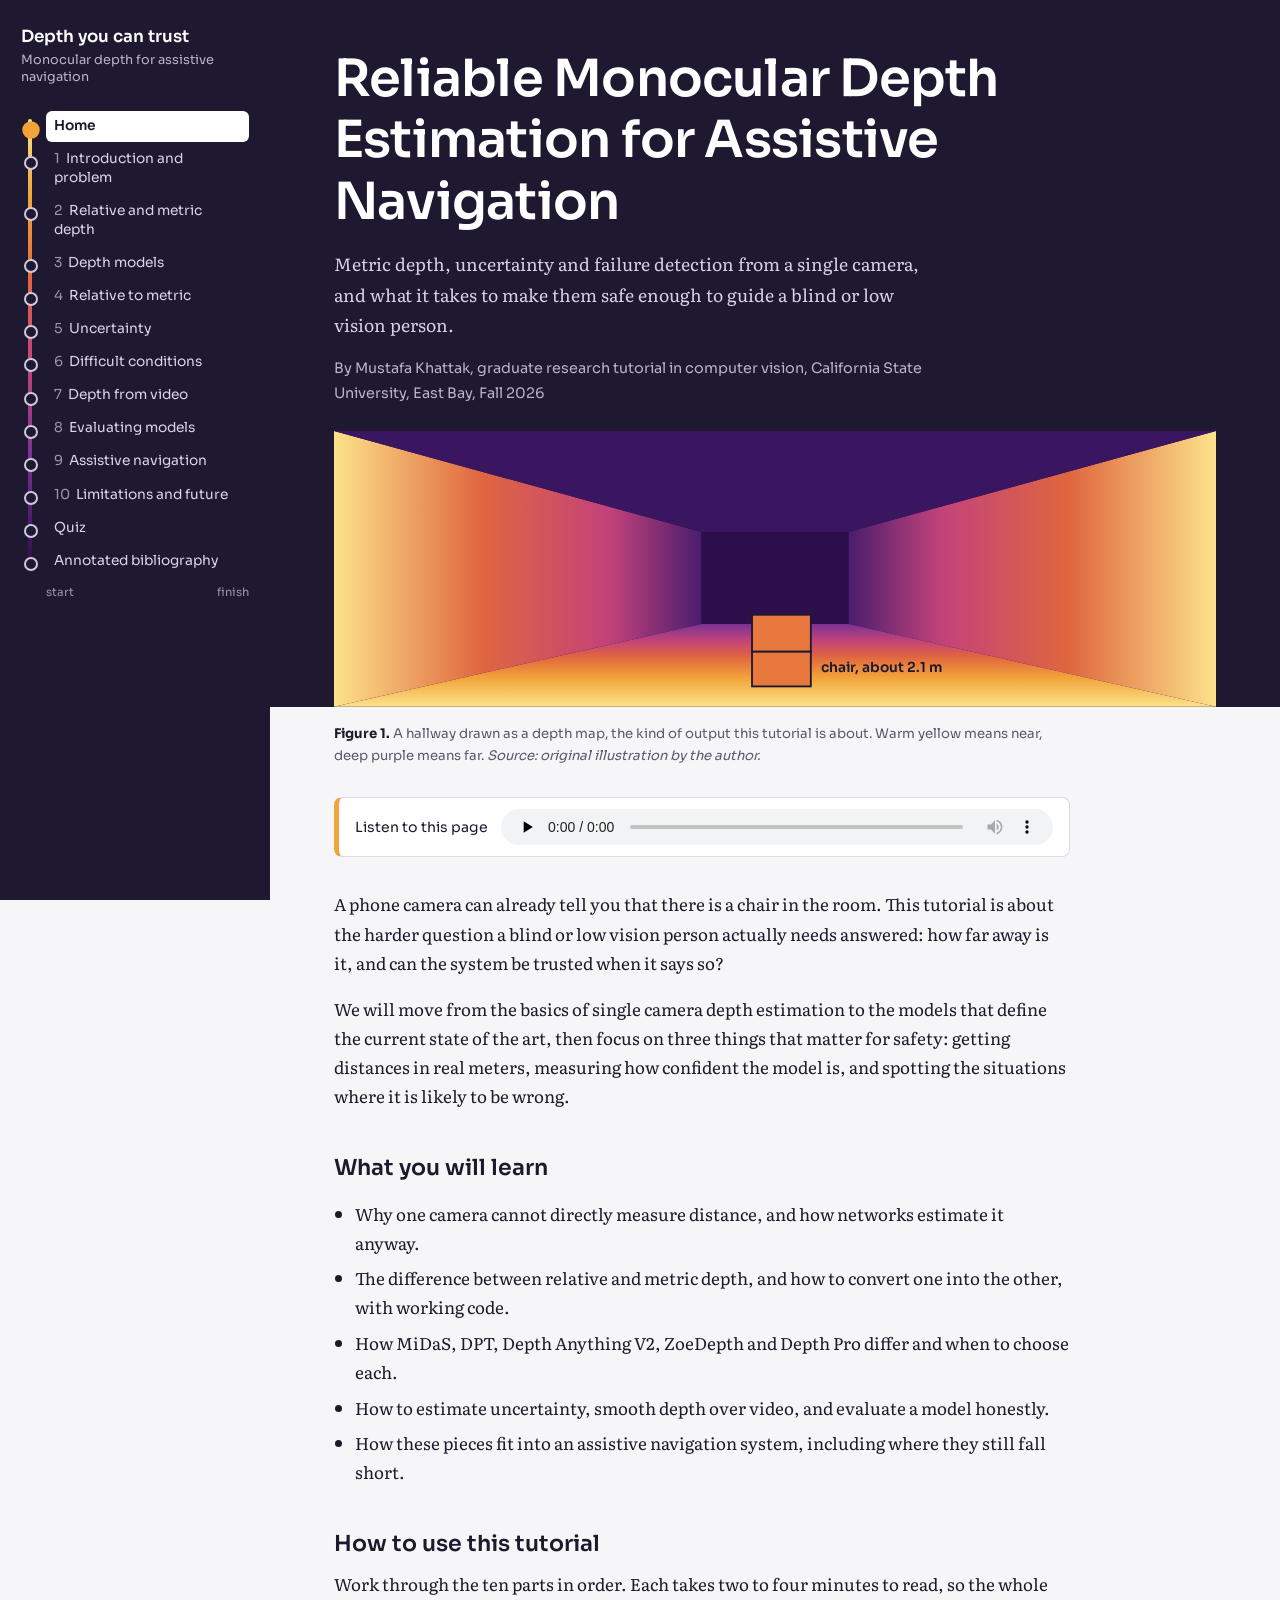
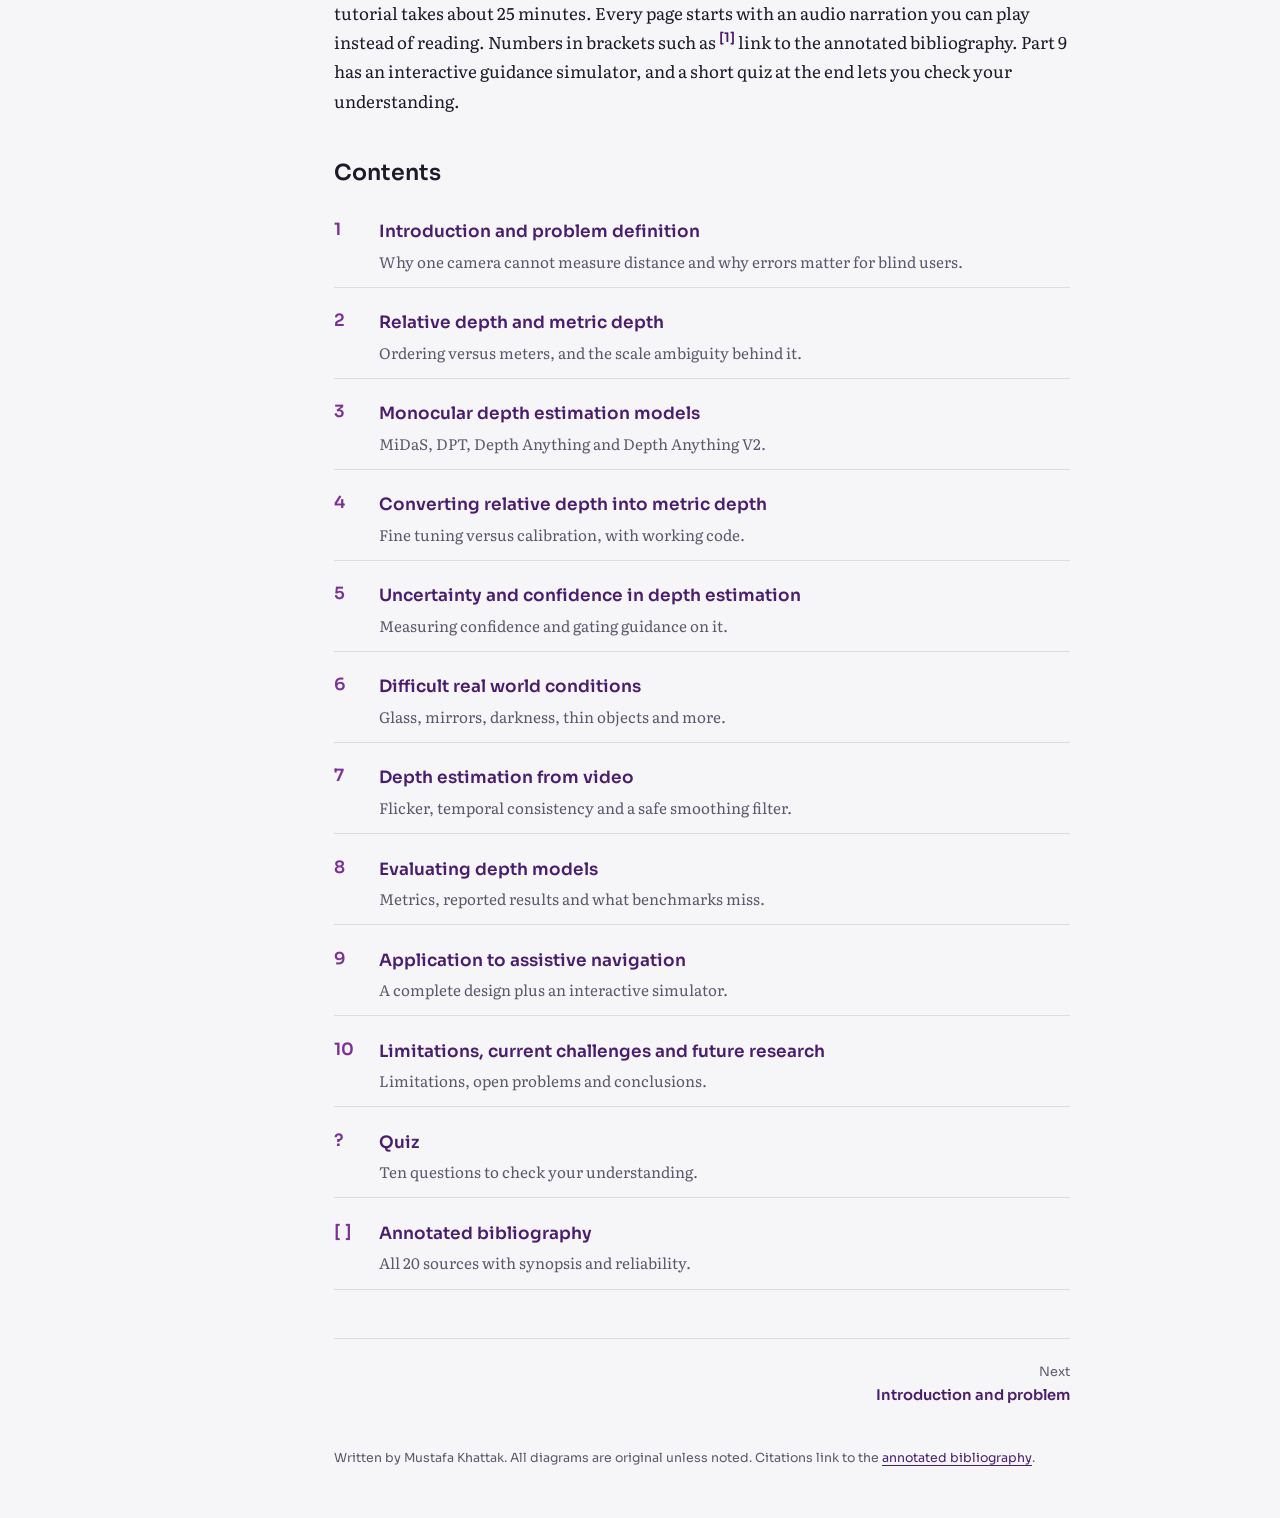
<file: index.html>
<!DOCTYPE html><html lang="en"><head><meta charset="utf-8"><meta name="viewport" content="width=device-width, initial-scale=1">
<title>Reliable Monocular Depth Estimation for Assistive Navigation | Depth you can trust</title><meta name="description" content="A research tutorial on reliable monocular depth estimation for assistive navigation by Mustafa Khattak.">
<link rel="preconnect" href="https://fonts.googleapis.com"><link rel="preconnect" href="https://fonts.gstatic.com" crossorigin>
<link href="https://fonts.googleapis.com/css2?family=Literata:opsz,wght@7..72,400;7..72,600&family=Sora:wght@400;600&family=JetBrains+Mono&display=swap" rel="stylesheet">
<link rel="stylesheet" href="assets/style.css"><link rel="icon" href="data:image/svg+xml,<svg xmlns=%22http://www.w3.org/2000/svg%22 viewBox=%220 0 100 100%22><text y=%22.9em%22 font-size=%2290%22>📏</text></svg>"></head><body><div class="layout"><aside class="side" id="side"><a class="brand" href="index.html">Depth you can trust<small>Monocular depth for assistive navigation</small></a><button class="toggle" aria-expanded="false" aria-controls="navbox" onclick="var s=document.getElementById('side');s.classList.toggle('open');this.setAttribute('aria-expanded',s.classList.contains('open'))">Contents</button><div class="navbox" id="navbox"><nav aria-label="Tutorial parts"><ul class="scale"><li class="on"><a href="index.html" aria-current="page">Home</a></li><li><a href="intro.html"><span class="n">1</span>Introduction and problem</a></li><li><a href="relative-metric.html"><span class="n">2</span>Relative and metric depth</a></li><li><a href="models.html"><span class="n">3</span>Depth models</a></li><li><a href="metric.html"><span class="n">4</span>Relative to metric</a></li><li><a href="uncertainty.html"><span class="n">5</span>Uncertainty</a></li><li><a href="hard-cases.html"><span class="n">6</span>Difficult conditions</a></li><li><a href="video.html"><span class="n">7</span>Depth from video</a></li><li><a href="evaluation.html"><span class="n">8</span>Evaluating models</a></li><li><a href="navigation.html"><span class="n">9</span>Assistive navigation</a></li><li><a href="future.html"><span class="n">10</span>Limitations and future</a></li><li><a href="quiz.html">Quiz</a></li><li><a href="references.html">Annotated bibliography</a></li></ul></nav><div class="ends"><span>start</span><span>finish</span></div></div></aside><main id="main"><div class="hero"><h1>Reliable Monocular Depth Estimation for Assistive Navigation</h1><p>Metric depth, uncertainty and failure detection from a single camera, and what it takes to make them safe enough to guide a blind or low vision person.</p><p class="by">By Mustafa Khattak, graduate research tutorial in computer vision, California State University, East Bay, Fall 2026</p><svg viewBox="0 0 960 300" role="img" aria-label="A hallway drawn as a depth map: walls and floor go from yellow near the viewer to deep purple at the far end">
<defs>
<linearGradient id="fl" x1="0" y1="1" x2="0" y2="0"><stop offset="0" stop-color="#FCE38A"/><stop offset=".35" stop-color="#F2A33A"/><stop offset=".6" stop-color="#E0663F"/><stop offset=".8" stop-color="#C2427A"/><stop offset="1" stop-color="#7B3294"/></linearGradient>
<linearGradient id="wl" x1="0" y1="0" x2="1" y2="0"><stop offset="0" stop-color="#FCE38A"/><stop offset=".4" stop-color="#E0663F"/><stop offset=".75" stop-color="#C2427A"/><stop offset="1" stop-color="#4A1D6E"/></linearGradient>
<linearGradient id="wr" x1="1" y1="0" x2="0" y2="0"><stop offset="0" stop-color="#FCE38A"/><stop offset=".4" stop-color="#E0663F"/><stop offset=".75" stop-color="#C2427A"/><stop offset="1" stop-color="#4A1D6E"/></linearGradient>
</defs>
<rect width="960" height="300" fill="#2B0E4A"/>
<polygon points="0,0 400,110 400,210 0,300" fill="url(#wl)"/>
<polygon points="960,0 560,110 560,210 960,300" fill="url(#wr)"/>
<polygon points="0,300 400,210 560,210 960,300" fill="url(#fl)"/>
<polygon points="0,0 400,110 560,110 960,0" fill="#3A1660"/>
<rect x="400" y="110" width="160" height="100" fill="#2B0E4A"/>
<rect x="455" y="240" width="64" height="38" fill="#E8783E" stroke="#1E1830" stroke-width="2"/>
<rect x="455" y="200" width="64" height="40" fill="#E8783E" stroke="#1E1830" stroke-width="2"/>
<g font-family="Sora,sans-serif" font-size="15" fill="#1E1830" font-weight="600"><text x="530" y="262">chair, about 2.1 m</text></g>
</svg></div><div class="wrap"><p class="herocap"><b>Figure 1.</b> A hallway drawn as a depth map, the kind of output this tutorial is about. Warm yellow means near, deep purple means far. <i>Source: original illustration by the author.</i></p></div><div class="wrap"><div class="listen"><span>Listen to this page</span><audio controls preload="none" src="audio/index.m4a" type="audio/mp4">Your browser does not support audio.</audio></div>
<p>A phone camera can already tell you that there is a chair in the room. This tutorial is about the harder question a blind or low vision person actually needs answered: how far away is it, and can the system be trusted when it says so?</p>
<p>We will move from the basics of single camera depth estimation to the models that define the current state of the art, then focus on three things that matter for safety: getting distances in real meters, measuring how confident the model is, and spotting the situations where it is likely to be wrong.</p>
<h2>What you will learn</h2>
<ul>
<li>Why one camera cannot directly measure distance, and how networks estimate it anyway.</li>
<li>The difference between relative and metric depth, and how to convert one into the other, with working code.</li>
<li>How MiDaS, DPT, Depth Anything V2, ZoeDepth and Depth Pro differ and when to choose each.</li>
<li>How to estimate uncertainty, smooth depth over video, and evaluate a model honestly.</li>
<li>How these pieces fit into an assistive navigation system, including where they still fall short.</li>
</ul>
<h2>How to use this tutorial</h2>
<p>Work through the ten parts in order. Each takes two to four minutes to read, so the whole tutorial takes about 25 minutes. Every page starts with an audio narration you can play instead of reading. Numbers in brackets such as <a class="cite" href="references.html#r1" title="Depth Map Prediction from a Single Image using a Multi-Scale Deep Network">[1]</a> link to the annotated bibliography. Part 9 has an interactive guidance simulator, and a short quiz at the end lets you check your understanding.</p>
<h2>Contents</h2>
<ol class="toc">
<li><span class="n">1</span><div><a href="intro.html">Introduction and problem definition</a><p>Why one camera cannot measure distance and why errors matter for blind users.</p></div></li>
<li><span class="n">2</span><div><a href="relative-metric.html">Relative depth and metric depth</a><p>Ordering versus meters, and the scale ambiguity behind it.</p></div></li>
<li><span class="n">3</span><div><a href="models.html">Monocular depth estimation models</a><p>MiDaS, DPT, Depth Anything and Depth Anything V2.</p></div></li>
<li><span class="n">4</span><div><a href="metric.html">Converting relative depth into metric depth</a><p>Fine tuning versus calibration, with working code.</p></div></li>
<li><span class="n">5</span><div><a href="uncertainty.html">Uncertainty and confidence in depth estimation</a><p>Measuring confidence and gating guidance on it.</p></div></li>
<li><span class="n">6</span><div><a href="hard-cases.html">Difficult real world conditions</a><p>Glass, mirrors, darkness, thin objects and more.</p></div></li>
<li><span class="n">7</span><div><a href="video.html">Depth estimation from video</a><p>Flicker, temporal consistency and a safe smoothing filter.</p></div></li>
<li><span class="n">8</span><div><a href="evaluation.html">Evaluating depth models</a><p>Metrics, reported results and what benchmarks miss.</p></div></li>
<li><span class="n">9</span><div><a href="navigation.html">Application to assistive navigation</a><p>A complete design plus an interactive simulator.</p></div></li>
<li><span class="n">10</span><div><a href="future.html">Limitations, current challenges and future research</a><p>Limitations, open problems and conclusions.</p></div></li>
<li><span class="n">?</span><div><a href="quiz.html">Quiz</a><p>Ten questions to check your understanding.</p></div></li>
<li><span class="n">[ ]</span><div><a href="references.html">Annotated bibliography</a><p>All 20 sources with synopsis and reliability.</p></div></li></ol>
<nav class="pager" aria-label="Previous and next"><a class="next" href="intro.html"><span>Next</span>Introduction and problem</a></nav><footer>Written by Mustafa Khattak. All diagrams are original unless noted. Citations link to the <a href="references.html">annotated bibliography</a>.</footer></div></main></div></body></html>
</file>
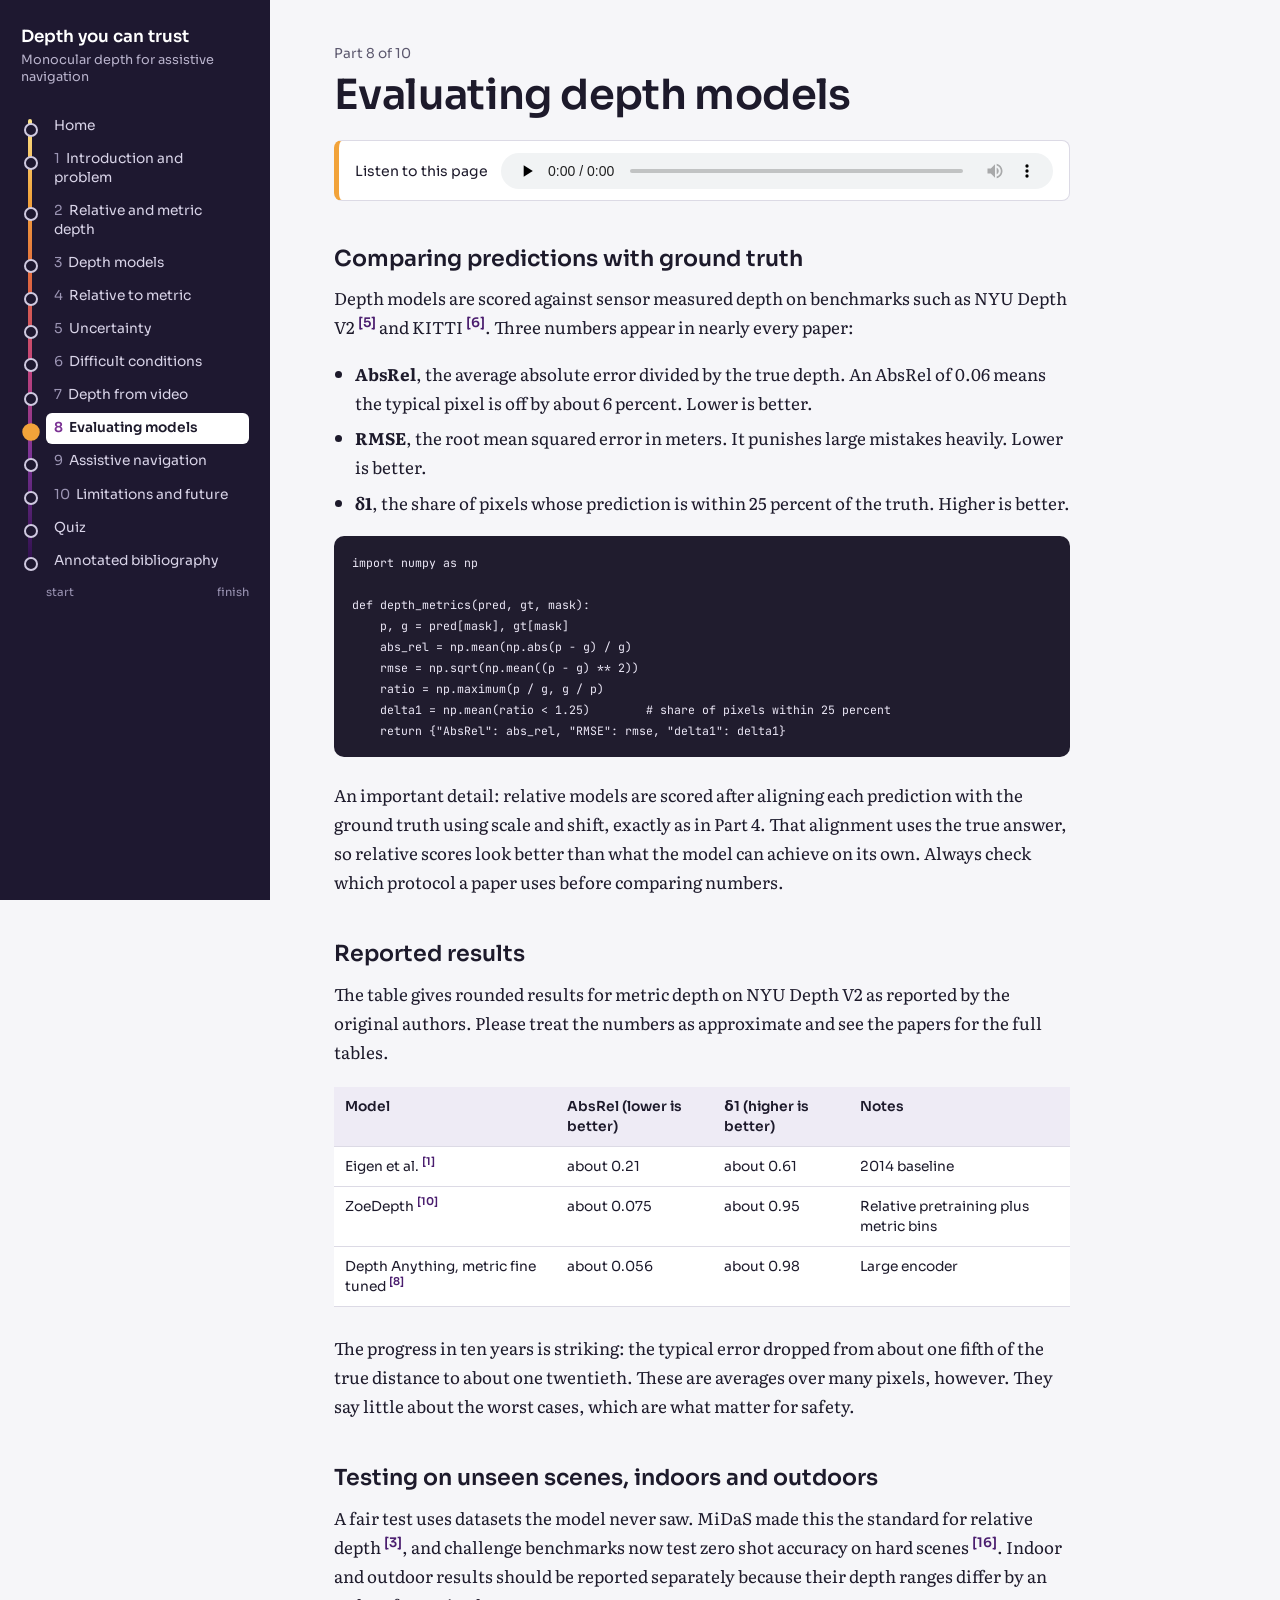
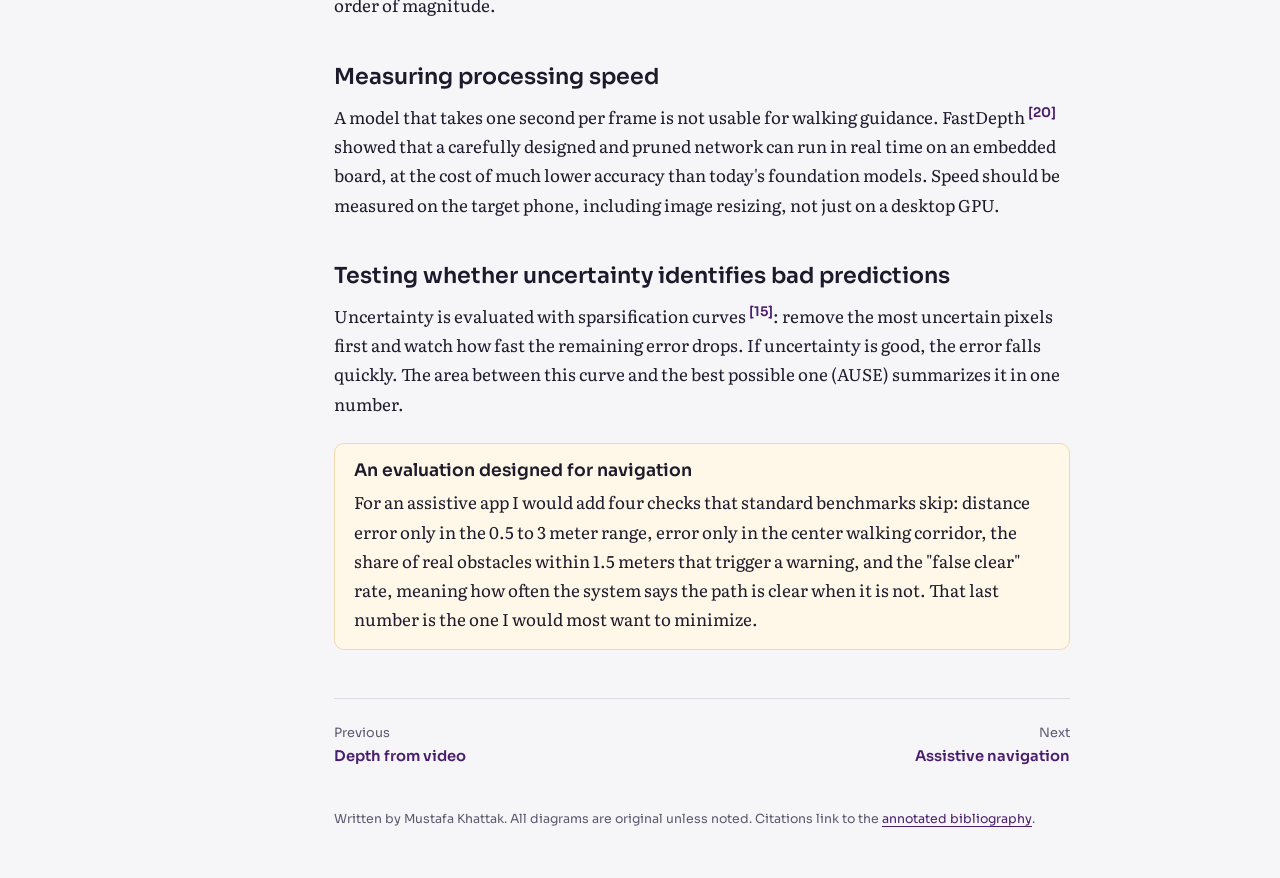
<file: evaluation.html>
<!DOCTYPE html><html lang="en"><head><meta charset="utf-8"><meta name="viewport" content="width=device-width, initial-scale=1">
<title>Evaluating depth models | Depth you can trust</title><meta name="description" content="A research tutorial on reliable monocular depth estimation for assistive navigation by Mustafa Khattak.">
<link rel="preconnect" href="https://fonts.googleapis.com"><link rel="preconnect" href="https://fonts.gstatic.com" crossorigin>
<link href="https://fonts.googleapis.com/css2?family=Literata:opsz,wght@7..72,400;7..72,600&family=Sora:wght@400;600&family=JetBrains+Mono&display=swap" rel="stylesheet">
<link rel="stylesheet" href="assets/style.css"><link rel="icon" href="data:image/svg+xml,<svg xmlns=%22http://www.w3.org/2000/svg%22 viewBox=%220 0 100 100%22><text y=%22.9em%22 font-size=%2290%22>📏</text></svg>"></head><body><div class="layout"><aside class="side" id="side"><a class="brand" href="index.html">Depth you can trust<small>Monocular depth for assistive navigation</small></a><button class="toggle" aria-expanded="false" aria-controls="navbox" onclick="var s=document.getElementById('side');s.classList.toggle('open');this.setAttribute('aria-expanded',s.classList.contains('open'))">Contents</button><div class="navbox" id="navbox"><nav aria-label="Tutorial parts"><ul class="scale"><li><a href="index.html">Home</a></li><li><a href="intro.html"><span class="n">1</span>Introduction and problem</a></li><li><a href="relative-metric.html"><span class="n">2</span>Relative and metric depth</a></li><li><a href="models.html"><span class="n">3</span>Depth models</a></li><li><a href="metric.html"><span class="n">4</span>Relative to metric</a></li><li><a href="uncertainty.html"><span class="n">5</span>Uncertainty</a></li><li><a href="hard-cases.html"><span class="n">6</span>Difficult conditions</a></li><li><a href="video.html"><span class="n">7</span>Depth from video</a></li><li class="on"><a href="evaluation.html" aria-current="page"><span class="n">8</span>Evaluating models</a></li><li><a href="navigation.html"><span class="n">9</span>Assistive navigation</a></li><li><a href="future.html"><span class="n">10</span>Limitations and future</a></li><li><a href="quiz.html">Quiz</a></li><li><a href="references.html">Annotated bibliography</a></li></ul></nav><div class="ends"><span>start</span><span>finish</span></div></div></aside><main id="main"><div class="wrap"><p class="part">Part 8 of 10</p><h1>Evaluating depth models</h1><div class="listen"><span>Listen to this page</span><audio controls preload="none" src="audio/evaluation.m4a" type="audio/mp4">Your browser does not support audio.</audio></div>
<h2>Comparing predictions with ground truth</h2>
<p>Depth models are scored against sensor measured depth on benchmarks such as NYU Depth V2 <a class="cite" href="references.html#r5" title="Indoor Segmentation and Support Inference from RGBD Images (NYU Depth V2 dataset)">[5]</a> and KITTI <a class="cite" href="references.html#r6" title="Are we ready for Autonomous Driving? The KITTI Vision Benchmark Suite">[6]</a>. Three numbers appear in nearly every paper:</p>
<ul>
<li><b>AbsRel</b>, the average absolute error divided by the true depth. An AbsRel of 0.06 means the typical pixel is off by about 6 percent. Lower is better.</li>
<li><b>RMSE</b>, the root mean squared error in meters. It punishes large mistakes heavily. Lower is better.</li>
<li><b>δ1</b>, the share of pixels whose prediction is within 25 percent of the truth. Higher is better.</li>
</ul>
<pre><code>import numpy as np

def depth_metrics(pred, gt, mask):
    p, g = pred[mask], gt[mask]
    abs_rel = np.mean(np.abs(p - g) / g)
    rmse = np.sqrt(np.mean((p - g) ** 2))
    ratio = np.maximum(p / g, g / p)
    delta1 = np.mean(ratio &lt; 1.25)        # share of pixels within 25 percent
    return {&quot;AbsRel&quot;: abs_rel, &quot;RMSE&quot;: rmse, &quot;delta1&quot;: delta1}</code></pre>
<p>An important detail: relative models are scored after aligning each prediction with the ground truth using scale and shift, exactly as in Part 4. That alignment uses the true answer, so relative scores look better than what the model can achieve on its own. Always check which protocol a paper uses before comparing numbers.</p>
<h2>Reported results</h2>
<p>The table gives rounded results for metric depth on NYU Depth V2 as reported by the original authors. Please treat the numbers as approximate and see the papers for the full tables.</p>
<div class="tbl"><table>
<tr><th>Model</th><th>AbsRel (lower is better)</th><th>δ1 (higher is better)</th><th>Notes</th></tr>
<tr><td>Eigen et al. <a class="cite" href="references.html#r1" title="Depth Map Prediction from a Single Image using a Multi-Scale Deep Network">[1]</a></td><td>about 0.21</td><td>about 0.61</td><td>2014 baseline</td></tr>
<tr><td>ZoeDepth <a class="cite" href="references.html#r10" title="ZoeDepth: Zero-shot Transfer by Combining Relative and Metric Depth">[10]</a></td><td>about 0.075</td><td>about 0.95</td><td>Relative pretraining plus metric bins</td></tr>
<tr><td>Depth Anything, metric fine tuned <a class="cite" href="references.html#r8" title="Depth Anything: Unleashing the Power of Large-Scale Unlabeled Data">[8]</a></td><td>about 0.056</td><td>about 0.98</td><td>Large encoder</td></tr>
</table></div>
<p>The progress in ten years is striking: the typical error dropped from about one fifth of the true distance to about one twentieth. These are averages over many pixels, however. They say little about the worst cases, which are what matter for safety.</p>
<h2>Testing on unseen scenes, indoors and outdoors</h2>
<p>A fair test uses datasets the model never saw. MiDaS made this the standard for relative depth <a class="cite" href="references.html#r3" title="Towards Robust Monocular Depth Estimation: Mixing Datasets for Zero-shot Cross-dataset Transfer">[3]</a>, and challenge benchmarks now test zero shot accuracy on hard scenes <a class="cite" href="references.html#r16" title="The Fourth Monocular Depth Estimation Challenge">[16]</a>. Indoor and outdoor results should be reported separately because their depth ranges differ by an order of magnitude.</p>
<h2>Measuring processing speed</h2>
<p>A model that takes one second per frame is not usable for walking guidance. FastDepth <a class="cite" href="references.html#r20" title="FastDepth: Fast Monocular Depth Estimation on Embedded Systems">[20]</a> showed that a carefully designed and pruned network can run in real time on an embedded board, at the cost of much lower accuracy than today's foundation models. Speed should be measured on the target phone, including image resizing, not just on a desktop GPU.</p>
<h2>Testing whether uncertainty identifies bad predictions</h2>
<p>Uncertainty is evaluated with sparsification curves <a class="cite" href="references.html#r15" title="On the Uncertainty of Self-Supervised Monocular Depth Estimation">[15]</a>: remove the most uncertain pixels first and watch how fast the remaining error drops. If uncertainty is good, the error falls quickly. The area between this curve and the best possible one (AUSE) summarizes it in one number.</p>
<div class="note"><h3>An evaluation designed for navigation</h3><p>For an assistive app I would add four checks that standard benchmarks skip: distance error only in the 0.5 to 3 meter range, error only in the center walking corridor, the share of real obstacles within 1.5 meters that trigger a warning, and the "false clear" rate, meaning how often the system says the path is clear when it is not. That last number is the one I would most want to minimize.</p></div>
<nav class="pager" aria-label="Previous and next"><a href="video.html"><span>Previous</span>Depth from video</a><a class="next" href="navigation.html"><span>Next</span>Assistive navigation</a></nav><footer>Written by Mustafa Khattak. All diagrams are original unless noted. Citations link to the <a href="references.html">annotated bibliography</a>.</footer></div></main></div></body></html>
</file>
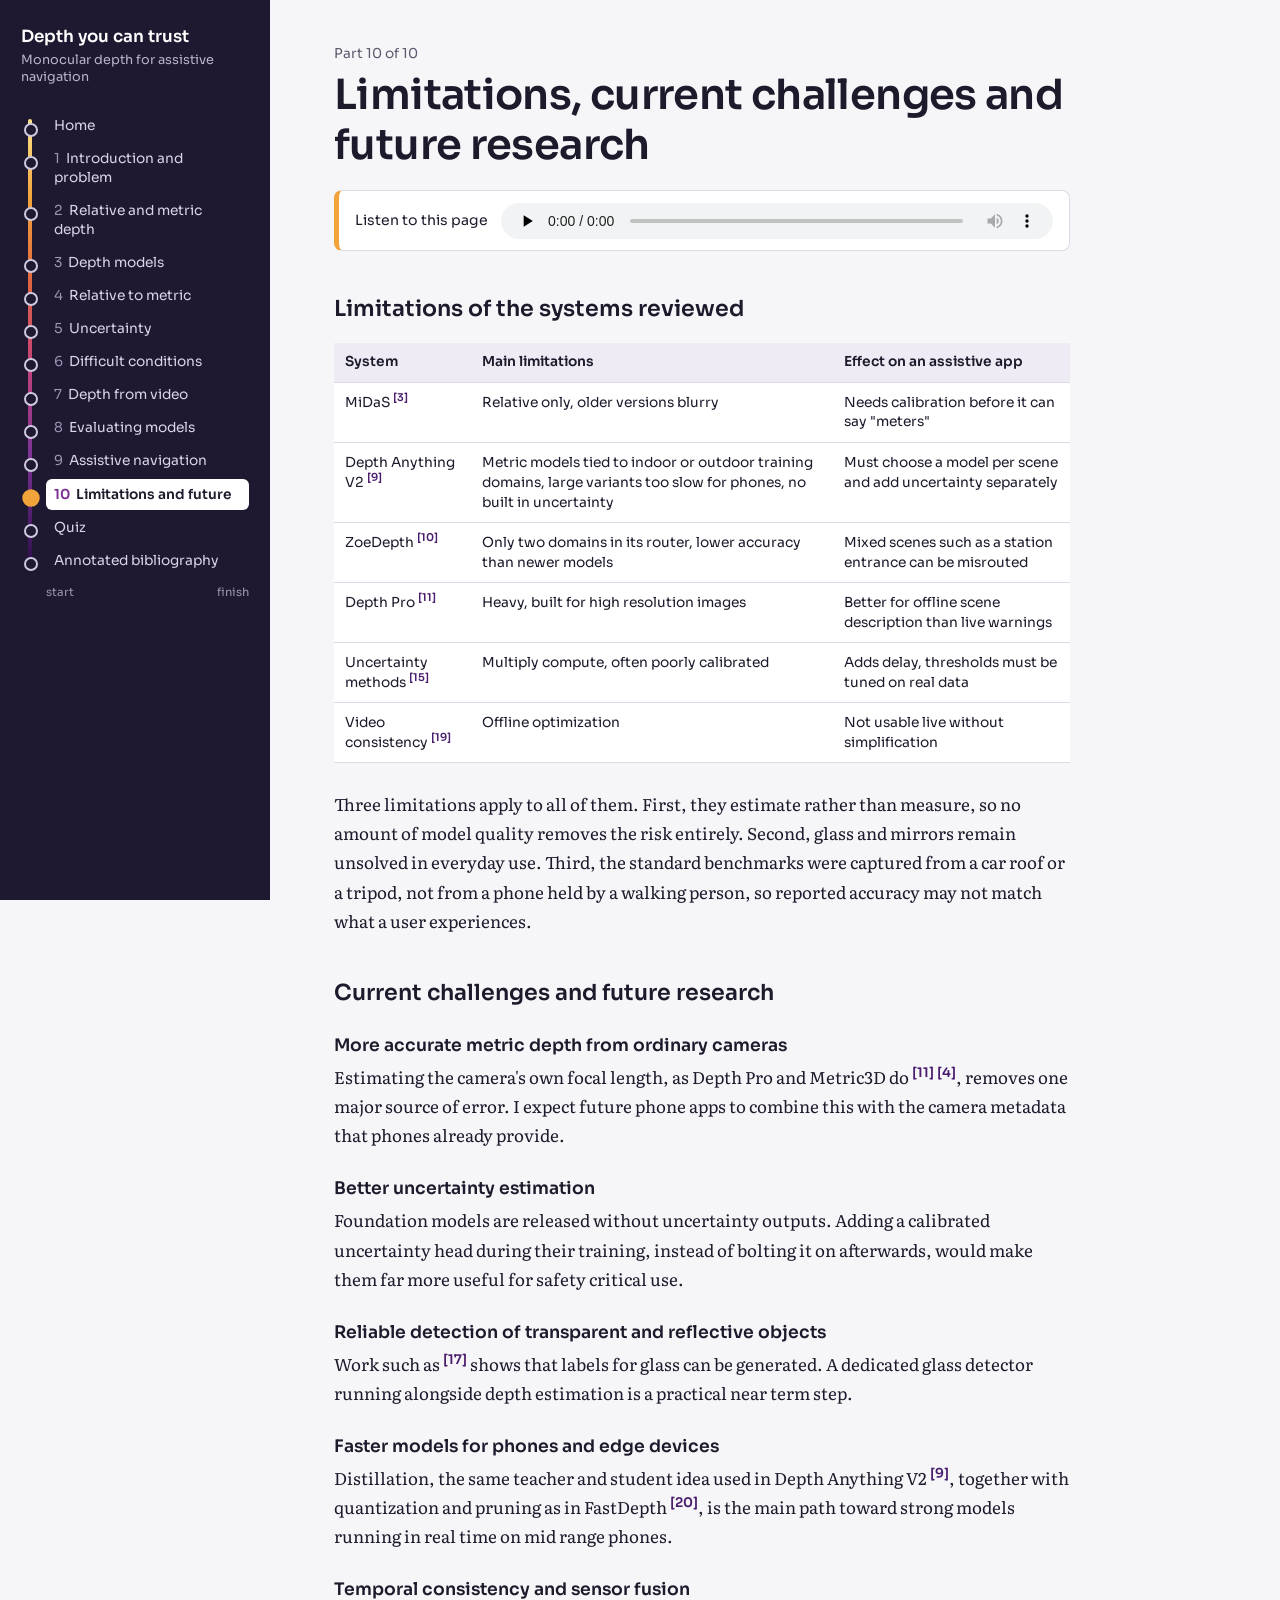
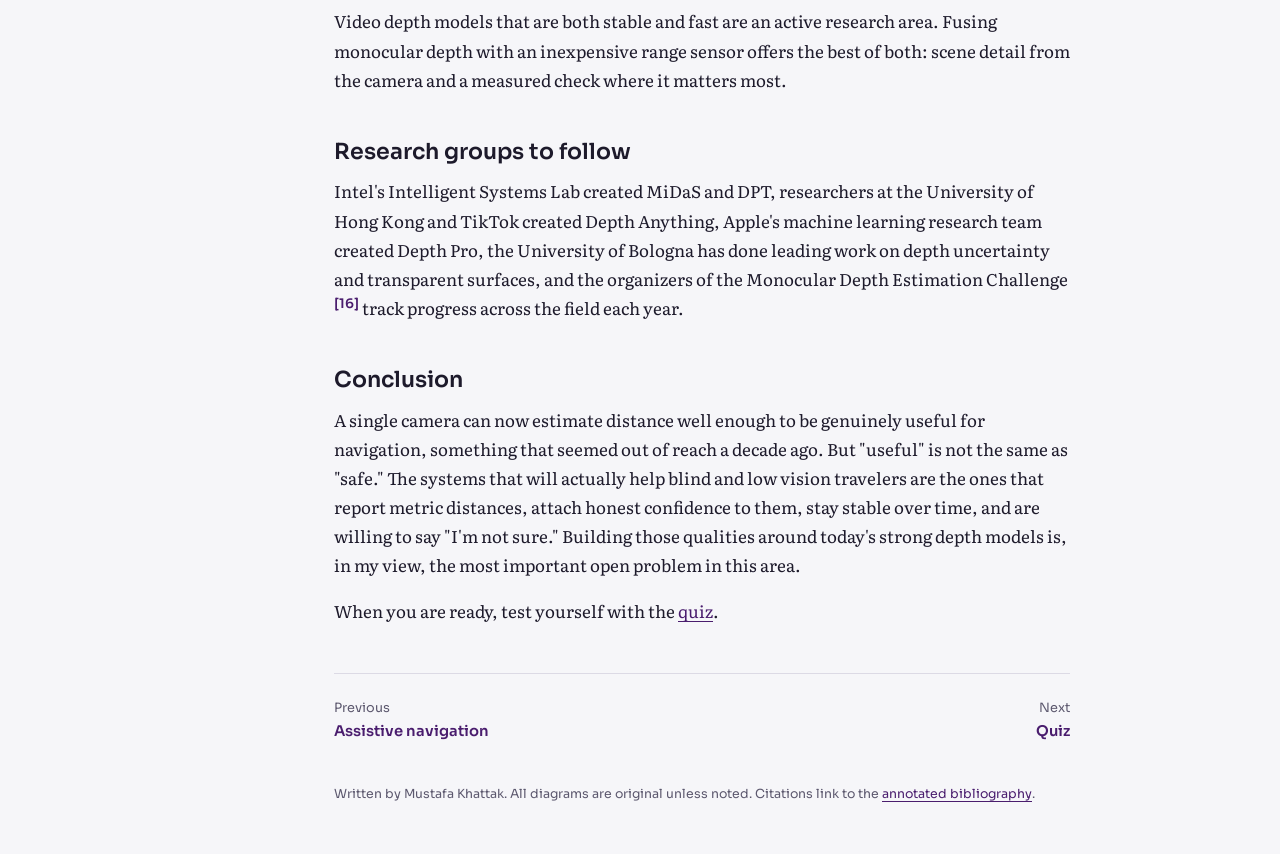
<file: future.html>
<!DOCTYPE html><html lang="en"><head><meta charset="utf-8"><meta name="viewport" content="width=device-width, initial-scale=1">
<title>Limitations, current challenges and future research | Depth you can trust</title><meta name="description" content="A research tutorial on reliable monocular depth estimation for assistive navigation by Mustafa Khattak.">
<link rel="preconnect" href="https://fonts.googleapis.com"><link rel="preconnect" href="https://fonts.gstatic.com" crossorigin>
<link href="https://fonts.googleapis.com/css2?family=Literata:opsz,wght@7..72,400;7..72,600&family=Sora:wght@400;600&family=JetBrains+Mono&display=swap" rel="stylesheet">
<link rel="stylesheet" href="assets/style.css"><link rel="icon" href="data:image/svg+xml,<svg xmlns=%22http://www.w3.org/2000/svg%22 viewBox=%220 0 100 100%22><text y=%22.9em%22 font-size=%2290%22>📏</text></svg>"></head><body><div class="layout"><aside class="side" id="side"><a class="brand" href="index.html">Depth you can trust<small>Monocular depth for assistive navigation</small></a><button class="toggle" aria-expanded="false" aria-controls="navbox" onclick="var s=document.getElementById('side');s.classList.toggle('open');this.setAttribute('aria-expanded',s.classList.contains('open'))">Contents</button><div class="navbox" id="navbox"><nav aria-label="Tutorial parts"><ul class="scale"><li><a href="index.html">Home</a></li><li><a href="intro.html"><span class="n">1</span>Introduction and problem</a></li><li><a href="relative-metric.html"><span class="n">2</span>Relative and metric depth</a></li><li><a href="models.html"><span class="n">3</span>Depth models</a></li><li><a href="metric.html"><span class="n">4</span>Relative to metric</a></li><li><a href="uncertainty.html"><span class="n">5</span>Uncertainty</a></li><li><a href="hard-cases.html"><span class="n">6</span>Difficult conditions</a></li><li><a href="video.html"><span class="n">7</span>Depth from video</a></li><li><a href="evaluation.html"><span class="n">8</span>Evaluating models</a></li><li><a href="navigation.html"><span class="n">9</span>Assistive navigation</a></li><li class="on"><a href="future.html" aria-current="page"><span class="n">10</span>Limitations and future</a></li><li><a href="quiz.html">Quiz</a></li><li><a href="references.html">Annotated bibliography</a></li></ul></nav><div class="ends"><span>start</span><span>finish</span></div></div></aside><main id="main"><div class="wrap"><p class="part">Part 10 of 10</p><h1>Limitations, current challenges and future research</h1><div class="listen"><span>Listen to this page</span><audio controls preload="none" src="audio/future.m4a" type="audio/mp4">Your browser does not support audio.</audio></div>
<h2>Limitations of the systems reviewed</h2>
<div class="tbl"><table>
<tr><th>System</th><th>Main limitations</th><th>Effect on an assistive app</th></tr>
<tr><td>MiDaS <a class="cite" href="references.html#r3" title="Towards Robust Monocular Depth Estimation: Mixing Datasets for Zero-shot Cross-dataset Transfer">[3]</a></td><td>Relative only, older versions blurry</td><td>Needs calibration before it can say "meters"</td></tr>
<tr><td>Depth Anything V2 <a class="cite" href="references.html#r9" title="Depth Anything V2">[9]</a></td><td>Metric models tied to indoor or outdoor training domains, large variants too slow for phones, no built in uncertainty</td><td>Must choose a model per scene and add uncertainty separately</td></tr>
<tr><td>ZoeDepth <a class="cite" href="references.html#r10" title="ZoeDepth: Zero-shot Transfer by Combining Relative and Metric Depth">[10]</a></td><td>Only two domains in its router, lower accuracy than newer models</td><td>Mixed scenes such as a station entrance can be misrouted</td></tr>
<tr><td>Depth Pro <a class="cite" href="references.html#r11" title="Depth Pro: Sharp Monocular Metric Depth in Less Than a Second">[11]</a></td><td>Heavy, built for high resolution images</td><td>Better for offline scene description than live warnings</td></tr>
<tr><td>Uncertainty methods <a class="cite" href="references.html#r15" title="On the Uncertainty of Self-Supervised Monocular Depth Estimation">[15]</a></td><td>Multiply compute, often poorly calibrated</td><td>Adds delay, thresholds must be tuned on real data</td></tr>
<tr><td>Video consistency <a class="cite" href="references.html#r19" title="Consistent Video Depth Estimation">[19]</a></td><td>Offline optimization</td><td>Not usable live without simplification</td></tr>
</table></div>
<p>Three limitations apply to all of them. First, they estimate rather than measure, so no amount of model quality removes the risk entirely. Second, glass and mirrors remain unsolved in everyday use. Third, the standard benchmarks were captured from a car roof or a tripod, not from a phone held by a walking person, so reported accuracy may not match what a user experiences.</p>
<h2>Current challenges and future research</h2>
<h3>More accurate metric depth from ordinary cameras</h3>
<p>Estimating the camera's own focal length, as Depth Pro and Metric3D do <a class="cite" href="references.html#r11" title="Depth Pro: Sharp Monocular Metric Depth in Less Than a Second">[11]</a> <a class="cite" href="references.html#r4" title="Metric3D: Towards Zero-shot Metric 3D Prediction from A Single Image">[4]</a>, removes one major source of error. I expect future phone apps to combine this with the camera metadata that phones already provide.</p>
<h3>Better uncertainty estimation</h3>
<p>Foundation models are released without uncertainty outputs. Adding a calibrated uncertainty head during their training, instead of bolting it on afterwards, would make them far more useful for safety critical use.</p>
<h3>Reliable detection of transparent and reflective objects</h3>
<p>Work such as <a class="cite" href="references.html#r17" title="Learning Depth Estimation for Transparent and Mirror Surfaces">[17]</a> shows that labels for glass can be generated. A dedicated glass detector running alongside depth estimation is a practical near term step.</p>
<h3>Faster models for phones and edge devices</h3>
<p>Distillation, the same teacher and student idea used in Depth Anything V2 <a class="cite" href="references.html#r9" title="Depth Anything V2">[9]</a>, together with quantization and pruning as in FastDepth <a class="cite" href="references.html#r20" title="FastDepth: Fast Monocular Depth Estimation on Embedded Systems">[20]</a>, is the main path toward strong models running in real time on mid range phones.</p>
<h3>Temporal consistency and sensor fusion</h3>
<p>Video depth models that are both stable and fast are an active research area. Fusing monocular depth with an inexpensive range sensor offers the best of both: scene detail from the camera and a measured check where it matters most.</p>
<h2>Research groups to follow</h2>
<p>Intel's Intelligent Systems Lab created MiDaS and DPT, researchers at the University of Hong Kong and TikTok created Depth Anything, Apple's machine learning research team created Depth Pro, the University of Bologna has done leading work on depth uncertainty and transparent surfaces, and the organizers of the Monocular Depth Estimation Challenge <a class="cite" href="references.html#r16" title="The Fourth Monocular Depth Estimation Challenge">[16]</a> track progress across the field each year.</p>
<h2>Conclusion</h2>
<p>A single camera can now estimate distance well enough to be genuinely useful for navigation, something that seemed out of reach a decade ago. But "useful" is not the same as "safe." The systems that will actually help blind and low vision travelers are the ones that report metric distances, attach honest confidence to them, stay stable over time, and are willing to say "I'm not sure." Building those qualities around today's strong depth models is, in my view, the most important open problem in this area.</p>
<p>When you are ready, test yourself with the <a href="quiz.html">quiz</a>.</p>
<nav class="pager" aria-label="Previous and next"><a href="navigation.html"><span>Previous</span>Assistive navigation</a><a class="next" href="quiz.html"><span>Next</span>Quiz</a></nav><footer>Written by Mustafa Khattak. All diagrams are original unless noted. Citations link to the <a href="references.html">annotated bibliography</a>.</footer></div></main></div></body></html>
</file>
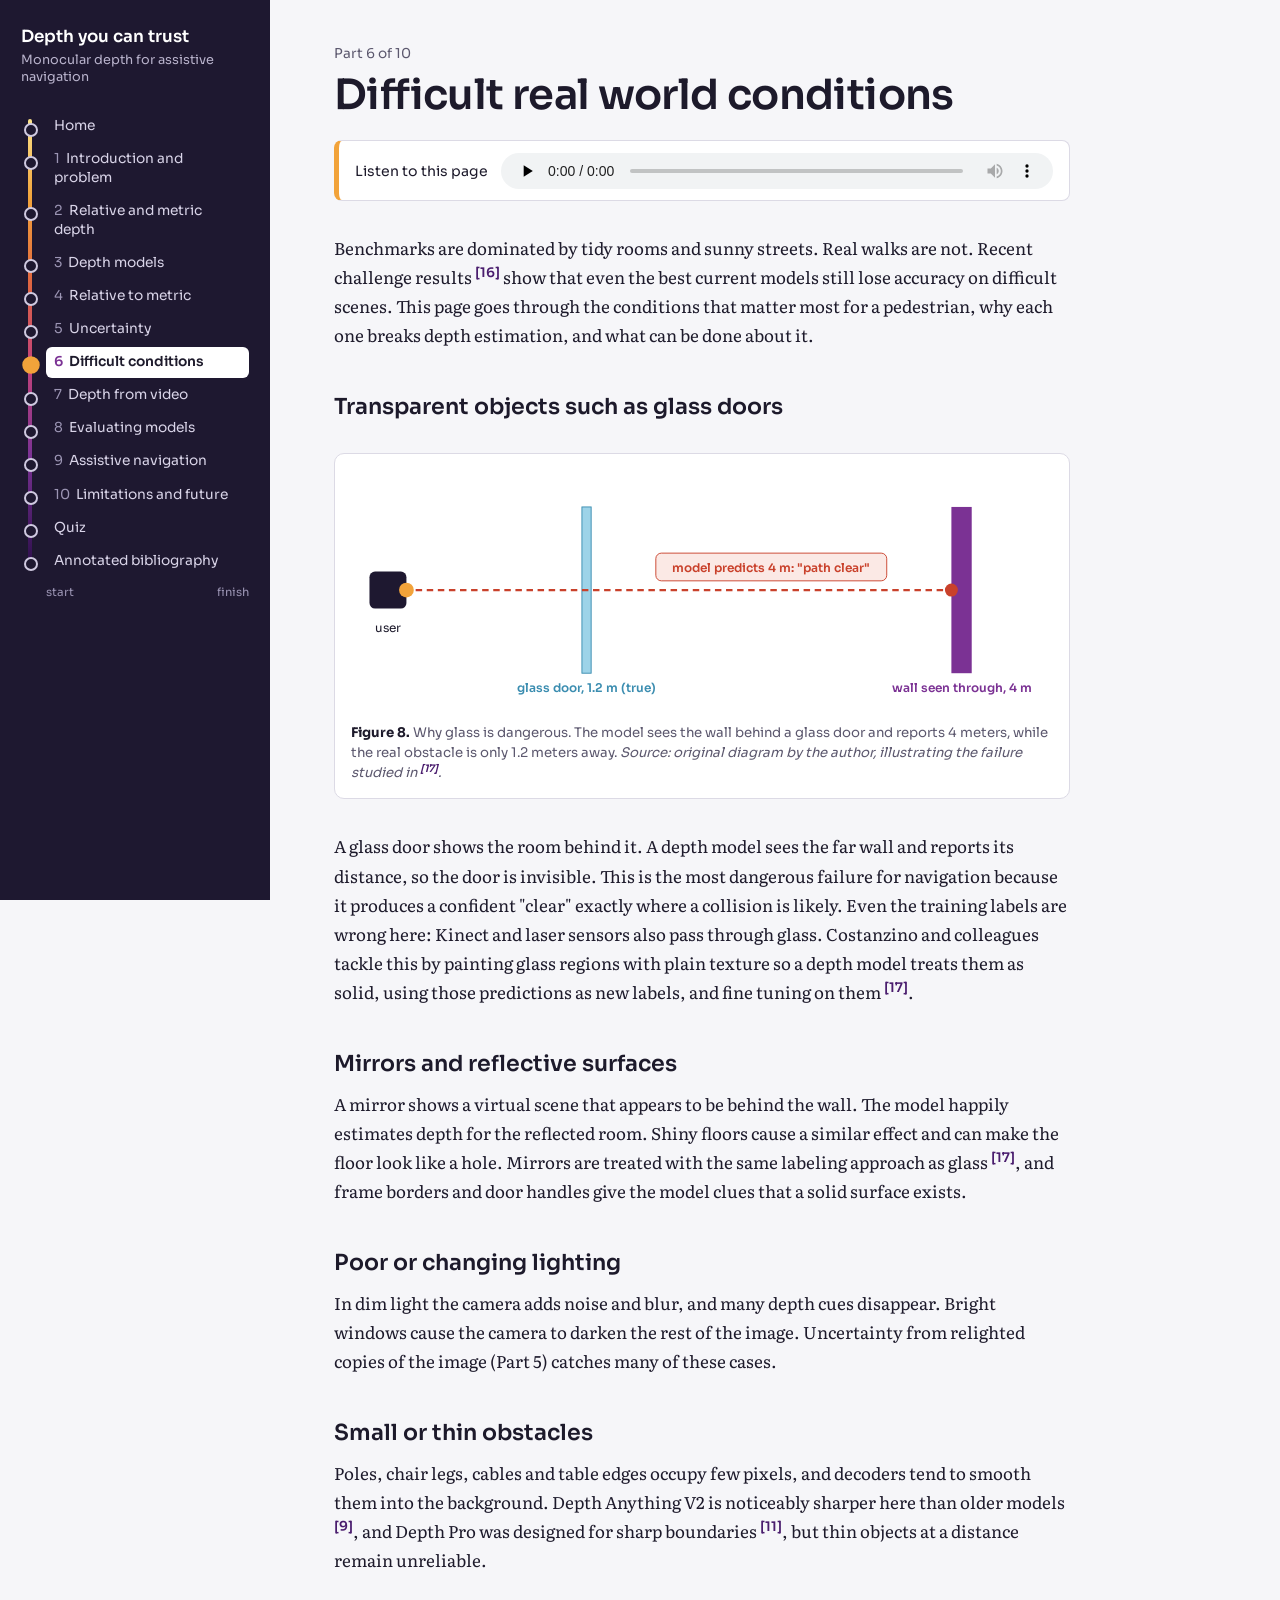
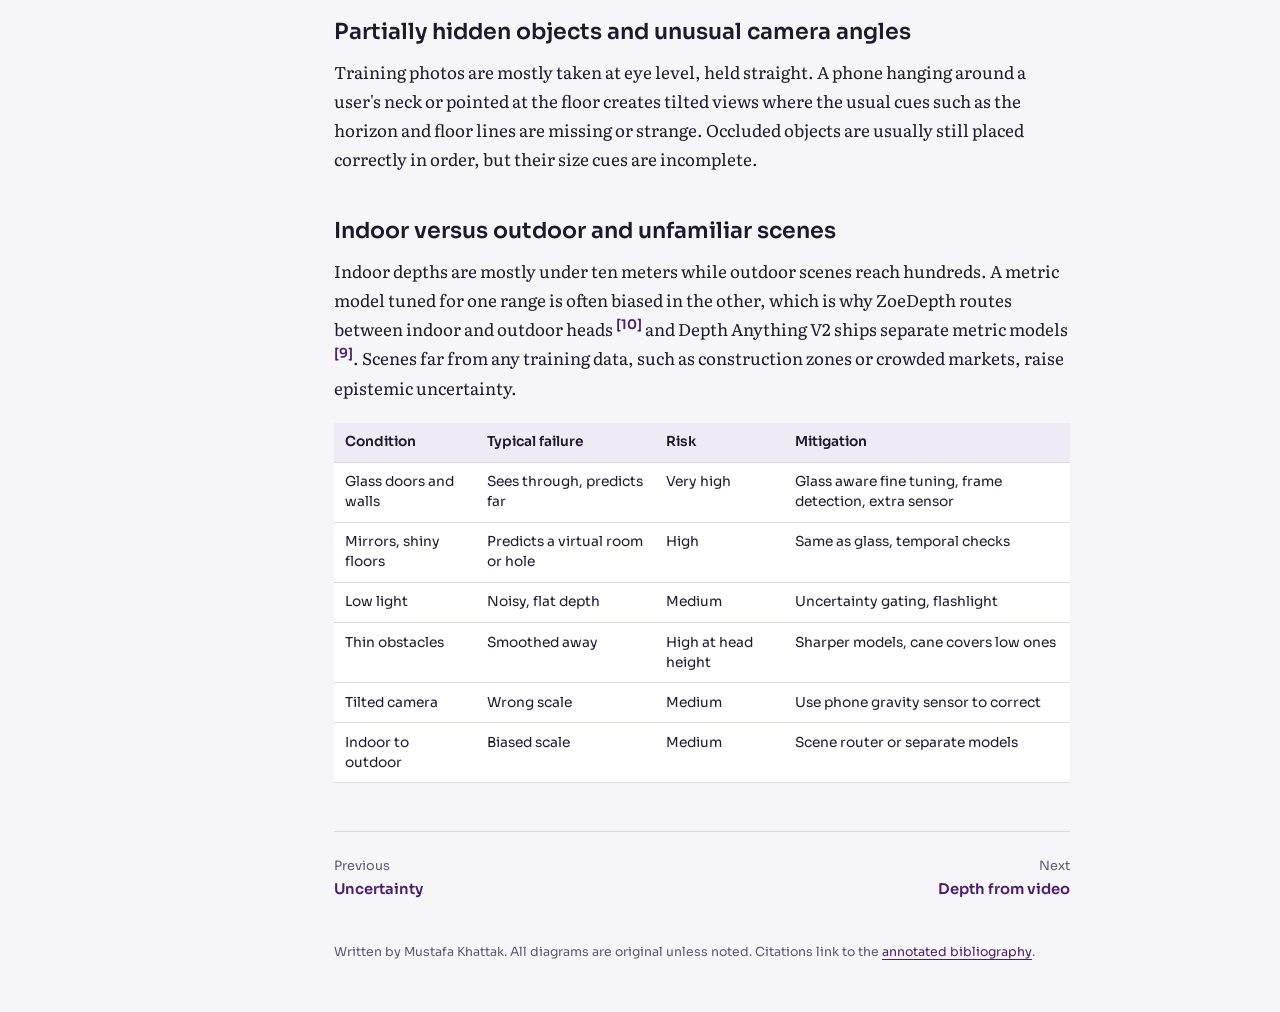
<file: hard-cases.html>
<!DOCTYPE html><html lang="en"><head><meta charset="utf-8"><meta name="viewport" content="width=device-width, initial-scale=1">
<title>Difficult real world conditions | Depth you can trust</title><meta name="description" content="A research tutorial on reliable monocular depth estimation for assistive navigation by Mustafa Khattak.">
<link rel="preconnect" href="https://fonts.googleapis.com"><link rel="preconnect" href="https://fonts.gstatic.com" crossorigin>
<link href="https://fonts.googleapis.com/css2?family=Literata:opsz,wght@7..72,400;7..72,600&family=Sora:wght@400;600&family=JetBrains+Mono&display=swap" rel="stylesheet">
<link rel="stylesheet" href="assets/style.css"><link rel="icon" href="data:image/svg+xml,<svg xmlns=%22http://www.w3.org/2000/svg%22 viewBox=%220 0 100 100%22><text y=%22.9em%22 font-size=%2290%22>📏</text></svg>"></head><body><div class="layout"><aside class="side" id="side"><a class="brand" href="index.html">Depth you can trust<small>Monocular depth for assistive navigation</small></a><button class="toggle" aria-expanded="false" aria-controls="navbox" onclick="var s=document.getElementById('side');s.classList.toggle('open');this.setAttribute('aria-expanded',s.classList.contains('open'))">Contents</button><div class="navbox" id="navbox"><nav aria-label="Tutorial parts"><ul class="scale"><li><a href="index.html">Home</a></li><li><a href="intro.html"><span class="n">1</span>Introduction and problem</a></li><li><a href="relative-metric.html"><span class="n">2</span>Relative and metric depth</a></li><li><a href="models.html"><span class="n">3</span>Depth models</a></li><li><a href="metric.html"><span class="n">4</span>Relative to metric</a></li><li><a href="uncertainty.html"><span class="n">5</span>Uncertainty</a></li><li class="on"><a href="hard-cases.html" aria-current="page"><span class="n">6</span>Difficult conditions</a></li><li><a href="video.html"><span class="n">7</span>Depth from video</a></li><li><a href="evaluation.html"><span class="n">8</span>Evaluating models</a></li><li><a href="navigation.html"><span class="n">9</span>Assistive navigation</a></li><li><a href="future.html"><span class="n">10</span>Limitations and future</a></li><li><a href="quiz.html">Quiz</a></li><li><a href="references.html">Annotated bibliography</a></li></ul></nav><div class="ends"><span>start</span><span>finish</span></div></div></aside><main id="main"><div class="wrap"><p class="part">Part 6 of 10</p><h1>Difficult real world conditions</h1><div class="listen"><span>Listen to this page</span><audio controls preload="none" src="audio/hard-cases.m4a" type="audio/mp4">Your browser does not support audio.</audio></div>
<p>Benchmarks are dominated by tidy rooms and sunny streets. Real walks are not. Recent challenge results <a class="cite" href="references.html#r16" title="The Fourth Monocular Depth Estimation Challenge">[16]</a> show that even the best current models still lose accuracy on difficult scenes. This page goes through the conditions that matter most for a pedestrian, why each one breaks depth estimation, and what can be done about it.</p>
<h2>Transparent objects such as glass doors</h2>
<figure><svg viewBox="0 0 760 260" role="img" aria-label="Top view: a glass door at 1.2 meters, while the model predicts the wall behind it at 4 meters">
<g font-family="Sora,sans-serif" font-size="13" fill="#1D1A2B">
<rect x="20" y="110" width="40" height="40" rx="6" fill="#1E1830"/><circle cx="60" cy="130" r="8" fill="#F2A33A"/>
<text x="40" y="175" text-anchor="middle">user</text>
<rect x="250" y="40" width="10" height="180" fill="#9DD3E8" stroke="#3B8DB0"/>
<text x="255" y="240" text-anchor="middle" fill="#3B8DB0" font-weight="600">glass door, 1.2 m (true)</text>
<rect x="650" y="40" width="22" height="180" fill="#7B3294"/>
<text x="661" y="240" text-anchor="middle" fill="#7B3294" font-weight="600">wall seen through, 4 m</text>
<line x1="70" y1="130" x2="650" y2="130" stroke="#C9412B" stroke-width="2.5" stroke-dasharray="7 5"/>
<circle cx="650" cy="130" r="7" fill="#C9412B"/>
<rect x="330" y="90" width="250" height="30" rx="6" fill="#FBE9E5" stroke="#C9412B"/>
<text x="455" y="110" text-anchor="middle" fill="#C9412B" font-weight="600">model predicts 4 m: "path clear"</text>
</g></svg><figcaption><b>Figure 8.</b> Why glass is dangerous. The model sees the wall behind a glass door and reports 4 meters, while the real obstacle is only 1.2 meters away. <i>Source: original diagram by the author, illustrating the failure studied in <a class="cite" href="references.html#r17" title="Learning Depth Estimation for Transparent and Mirror Surfaces">[17]</a>.</i></figcaption></figure>
<p>A glass door shows the room behind it. A depth model sees the far wall and reports its distance, so the door is invisible. This is the most dangerous failure for navigation because it produces a confident "clear" exactly where a collision is likely. Even the training labels are wrong here: Kinect and laser sensors also pass through glass. Costanzino and colleagues tackle this by painting glass regions with plain texture so a depth model treats them as solid, using those predictions as new labels, and fine tuning on them <a class="cite" href="references.html#r17" title="Learning Depth Estimation for Transparent and Mirror Surfaces">[17]</a>.</p>
<h2>Mirrors and reflective surfaces</h2>
<p>A mirror shows a virtual scene that appears to be behind the wall. The model happily estimates depth for the reflected room. Shiny floors cause a similar effect and can make the floor look like a hole. Mirrors are treated with the same labeling approach as glass <a class="cite" href="references.html#r17" title="Learning Depth Estimation for Transparent and Mirror Surfaces">[17]</a>, and frame borders and door handles give the model clues that a solid surface exists.</p>
<h2>Poor or changing lighting</h2>
<p>In dim light the camera adds noise and blur, and many depth cues disappear. Bright windows cause the camera to darken the rest of the image. Uncertainty from relighted copies of the image (Part 5) catches many of these cases.</p>
<h2>Small or thin obstacles</h2>
<p>Poles, chair legs, cables and table edges occupy few pixels, and decoders tend to smooth them into the background. Depth Anything V2 is noticeably sharper here than older models <a class="cite" href="references.html#r9" title="Depth Anything V2">[9]</a>, and Depth Pro was designed for sharp boundaries <a class="cite" href="references.html#r11" title="Depth Pro: Sharp Monocular Metric Depth in Less Than a Second">[11]</a>, but thin objects at a distance remain unreliable.</p>
<h2>Partially hidden objects and unusual camera angles</h2>
<p>Training photos are mostly taken at eye level, held straight. A phone hanging around a user's neck or pointed at the floor creates tilted views where the usual cues such as the horizon and floor lines are missing or strange. Occluded objects are usually still placed correctly in order, but their size cues are incomplete.</p>
<h2>Indoor versus outdoor and unfamiliar scenes</h2>
<p>Indoor depths are mostly under ten meters while outdoor scenes reach hundreds. A metric model tuned for one range is often biased in the other, which is why ZoeDepth routes between indoor and outdoor heads <a class="cite" href="references.html#r10" title="ZoeDepth: Zero-shot Transfer by Combining Relative and Metric Depth">[10]</a> and Depth Anything V2 ships separate metric models <a class="cite" href="references.html#r9" title="Depth Anything V2">[9]</a>. Scenes far from any training data, such as construction zones or crowded markets, raise epistemic uncertainty.</p>
<div class="tbl"><table>
<tr><th>Condition</th><th>Typical failure</th><th>Risk</th><th>Mitigation</th></tr>
<tr><td>Glass doors and walls</td><td>Sees through, predicts far</td><td>Very high</td><td>Glass aware fine tuning, frame detection, extra sensor</td></tr>
<tr><td>Mirrors, shiny floors</td><td>Predicts a virtual room or hole</td><td>High</td><td>Same as glass, temporal checks</td></tr>
<tr><td>Low light</td><td>Noisy, flat depth</td><td>Medium</td><td>Uncertainty gating, flashlight</td></tr>
<tr><td>Thin obstacles</td><td>Smoothed away</td><td>High at head height</td><td>Sharper models, cane covers low ones</td></tr>
<tr><td>Tilted camera</td><td>Wrong scale</td><td>Medium</td><td>Use phone gravity sensor to correct</td></tr>
<tr><td>Indoor to outdoor</td><td>Biased scale</td><td>Medium</td><td>Scene router or separate models</td></tr>
</table></div>
<nav class="pager" aria-label="Previous and next"><a href="uncertainty.html"><span>Previous</span>Uncertainty</a><a class="next" href="video.html"><span>Next</span>Depth from video</a></nav><footer>Written by Mustafa Khattak. All diagrams are original unless noted. Citations link to the <a href="references.html">annotated bibliography</a>.</footer></div></main></div></body></html>
</file>
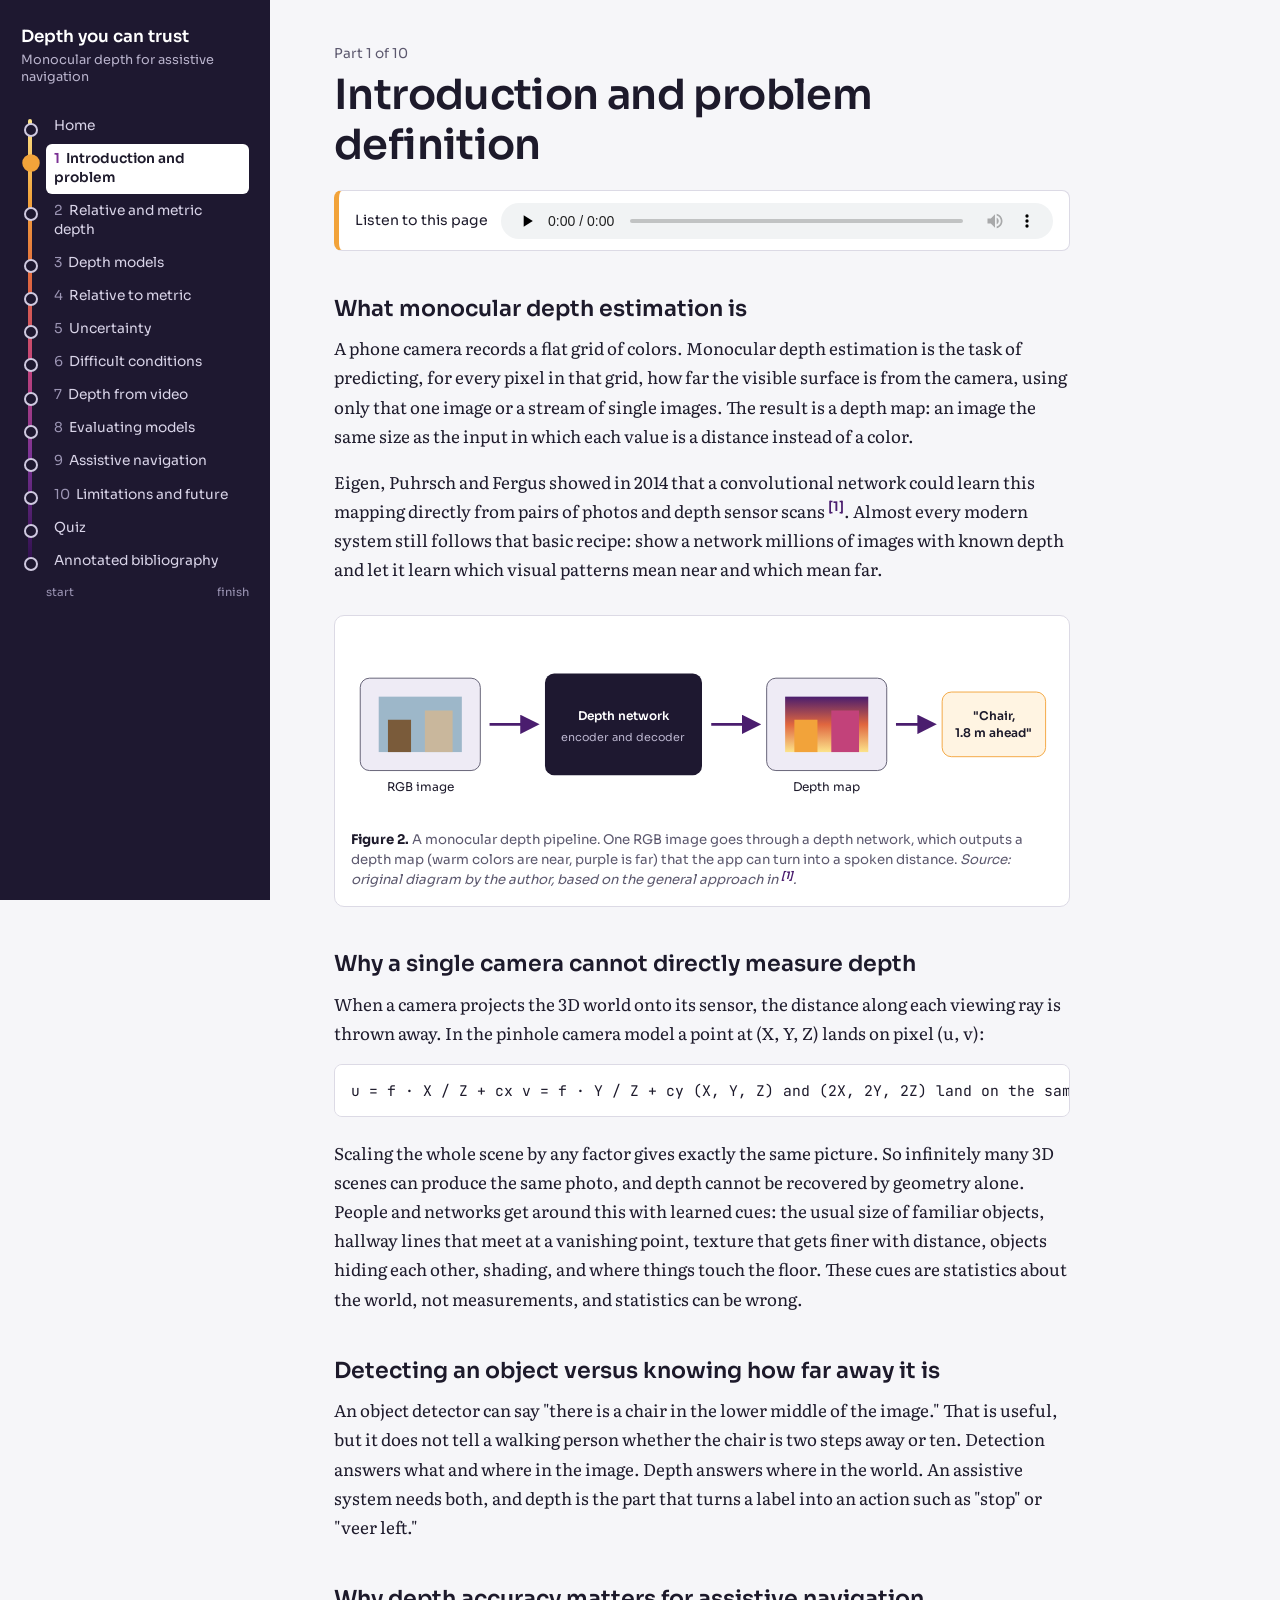
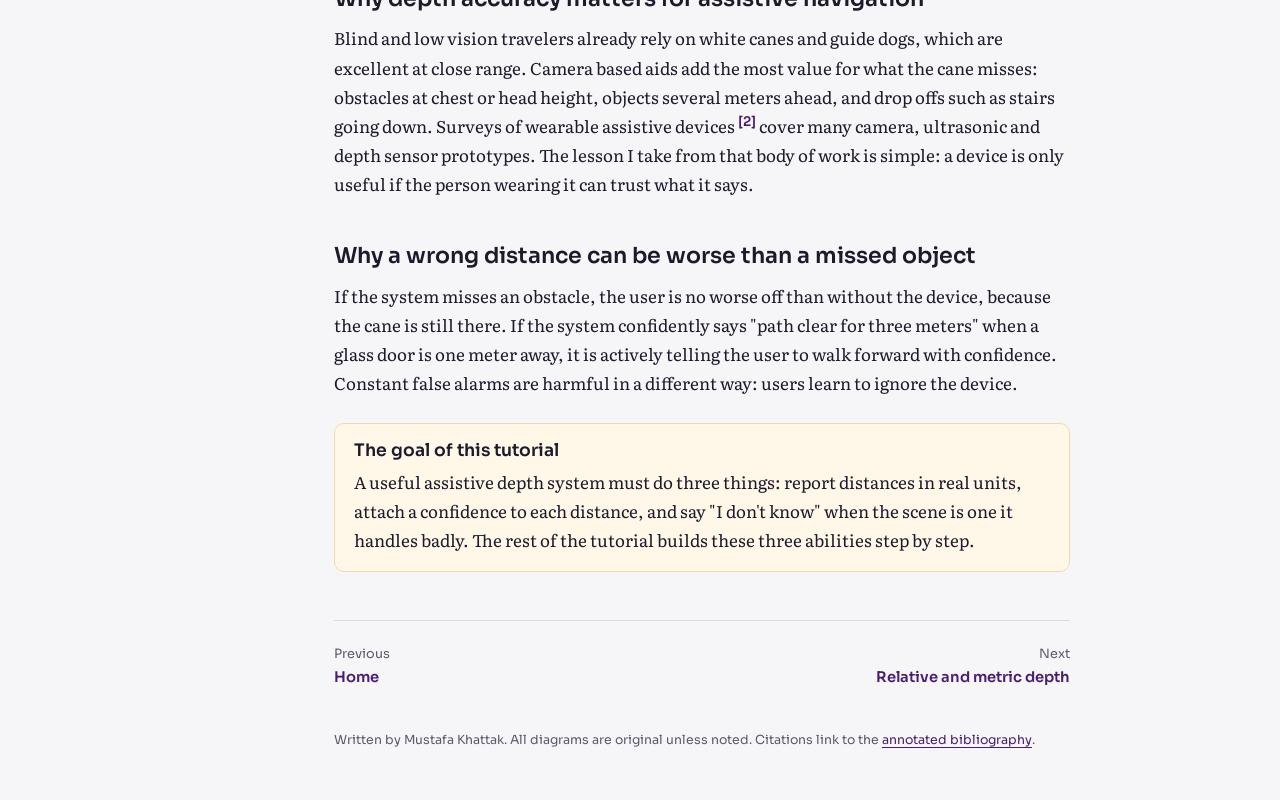
<file: intro.html>
<!DOCTYPE html><html lang="en"><head><meta charset="utf-8"><meta name="viewport" content="width=device-width, initial-scale=1">
<title>Introduction and problem definition | Depth you can trust</title><meta name="description" content="A research tutorial on reliable monocular depth estimation for assistive navigation by Mustafa Khattak.">
<link rel="preconnect" href="https://fonts.googleapis.com"><link rel="preconnect" href="https://fonts.gstatic.com" crossorigin>
<link href="https://fonts.googleapis.com/css2?family=Literata:opsz,wght@7..72,400;7..72,600&family=Sora:wght@400;600&family=JetBrains+Mono&display=swap" rel="stylesheet">
<link rel="stylesheet" href="assets/style.css"><link rel="icon" href="data:image/svg+xml,<svg xmlns=%22http://www.w3.org/2000/svg%22 viewBox=%220 0 100 100%22><text y=%22.9em%22 font-size=%2290%22>📏</text></svg>"></head><body><div class="layout"><aside class="side" id="side"><a class="brand" href="index.html">Depth you can trust<small>Monocular depth for assistive navigation</small></a><button class="toggle" aria-expanded="false" aria-controls="navbox" onclick="var s=document.getElementById('side');s.classList.toggle('open');this.setAttribute('aria-expanded',s.classList.contains('open'))">Contents</button><div class="navbox" id="navbox"><nav aria-label="Tutorial parts"><ul class="scale"><li><a href="index.html">Home</a></li><li class="on"><a href="intro.html" aria-current="page"><span class="n">1</span>Introduction and problem</a></li><li><a href="relative-metric.html"><span class="n">2</span>Relative and metric depth</a></li><li><a href="models.html"><span class="n">3</span>Depth models</a></li><li><a href="metric.html"><span class="n">4</span>Relative to metric</a></li><li><a href="uncertainty.html"><span class="n">5</span>Uncertainty</a></li><li><a href="hard-cases.html"><span class="n">6</span>Difficult conditions</a></li><li><a href="video.html"><span class="n">7</span>Depth from video</a></li><li><a href="evaluation.html"><span class="n">8</span>Evaluating models</a></li><li><a href="navigation.html"><span class="n">9</span>Assistive navigation</a></li><li><a href="future.html"><span class="n">10</span>Limitations and future</a></li><li><a href="quiz.html">Quiz</a></li><li><a href="references.html">Annotated bibliography</a></li></ul></nav><div class="ends"><span>start</span><span>finish</span></div></div></aside><main id="main"><div class="wrap"><p class="part">Part 1 of 10</p><h1>Introduction and problem definition</h1><div class="listen"><span>Listen to this page</span><audio controls preload="none" src="audio/intro.m4a" type="audio/mp4">Your browser does not support audio.</audio></div>
<h2>What monocular depth estimation is</h2>
<p>A phone camera records a flat grid of colors. Monocular depth estimation is the task of predicting, for every pixel in that grid, how far the visible surface is from the camera, using only that one image or a stream of single images. The result is a depth map: an image the same size as the input in which each value is a distance instead of a color.</p>
<p>Eigen, Puhrsch and Fergus showed in 2014 that a convolutional network could learn this mapping directly from pairs of photos and depth sensor scans <a class="cite" href="references.html#r1" title="Depth Map Prediction from a Single Image using a Multi-Scale Deep Network">[1]</a>. Almost every modern system still follows that basic recipe: show a network millions of images with known depth and let it learn which visual patterns mean near and which mean far.</p>
<figure><svg viewBox="0 0 760 200" role="img" aria-label="Pipeline from a phone camera image to a depth map to a spoken distance">
<g font-family="Sora,sans-serif" font-size="13" fill="#1D1A2B">
<rect x="10" y="50" width="130" height="100" rx="10" fill="#EEEBF5" stroke="#5C586E"/>
<rect x="30" y="70" width="90" height="60" fill="#9DB7C9"/><rect x="40" y="95" width="25" height="35" fill="#7A5B3A"/><rect x="80" y="85" width="30" height="45" fill="#C9B79C"/>
<text x="75" y="172" text-anchor="middle">RGB image</text>
<path d="M150 100 H200" stroke="#4A1D6E" stroke-width="3" marker-end="url(#a1)"/>
<rect x="210" y="45" width="170" height="110" rx="10" fill="#1E1830"/>
<text x="295" y="95" text-anchor="middle" fill="#fff" font-weight="600">Depth network</text>
<text x="295" y="118" text-anchor="middle" fill="#B9B3CC" font-size="12">encoder and decoder</text>
<path d="M390 100 H440" stroke="#4A1D6E" stroke-width="3" marker-end="url(#a1)"/>
<defs><linearGradient id="dm" x1="0" y1="1" x2="0" y2="0"><stop offset="0" stop-color="#FCE38A"/><stop offset=".5" stop-color="#E0663F"/><stop offset="1" stop-color="#4A1D6E"/></linearGradient>
<marker id="a1" viewBox="0 0 10 10" refX="8" refY="5" markerWidth="7" markerHeight="7" orient="auto"><path d="M0 0L10 5L0 10z" fill="#4A1D6E"/></marker></defs>
<rect x="450" y="50" width="130" height="100" rx="10" fill="#EEEBF5" stroke="#5C586E"/>
<rect x="470" y="70" width="90" height="60" fill="url(#dm)"/><rect x="480" y="95" width="25" height="35" fill="#F2A33A"/><rect x="520" y="85" width="30" height="45" fill="#C2427A"/>
<text x="515" y="172" text-anchor="middle">Depth map</text>
<path d="M590 100 H630" stroke="#4A1D6E" stroke-width="3" marker-end="url(#a1)"/>
<rect x="640" y="65" width="112" height="70" rx="10" fill="#FFF4E2" stroke="#F2A33A"/>
<text x="696" y="95" text-anchor="middle" font-weight="600">"Chair,</text><text x="696" y="114" text-anchor="middle" font-weight="600">1.8 m ahead"</text>
</g></svg><figcaption><b>Figure 2.</b> A monocular depth pipeline. One RGB image goes through a depth network, which outputs a depth map (warm colors are near, purple is far) that the app can turn into a spoken distance. <i>Source: original diagram by the author, based on the general approach in <a class="cite" href="references.html#r1" title="Depth Map Prediction from a Single Image using a Multi-Scale Deep Network">[1]</a>.</i></figcaption></figure>
<h2>Why a single camera cannot directly measure depth</h2>
<p>When a camera projects the 3D world onto its sensor, the distance along each viewing ray is thrown away. In the pinhole camera model a point at (X, Y, Z) lands on pixel (u, v):</p>
<div class="eq">u = f · X / Z + cx        v = f · Y / Z + cy
(X, Y, Z) and (2X, 2Y, 2Z) land on the same pixel (u, v)</div>
<p>Scaling the whole scene by any factor gives exactly the same picture. So infinitely many 3D scenes can produce the same photo, and depth cannot be recovered by geometry alone. People and networks get around this with learned cues: the usual size of familiar objects, hallway lines that meet at a vanishing point, texture that gets finer with distance, objects hiding each other, shading, and where things touch the floor. These cues are statistics about the world, not measurements, and statistics can be wrong.</p>
<h2>Detecting an object versus knowing how far away it is</h2>
<p>An object detector can say "there is a chair in the lower middle of the image." That is useful, but it does not tell a walking person whether the chair is two steps away or ten. Detection answers what and where in the image. Depth answers where in the world. An assistive system needs both, and depth is the part that turns a label into an action such as "stop" or "veer left."</p>
<h2>Why depth accuracy matters for assistive navigation</h2>
<p>Blind and low vision travelers already rely on white canes and guide dogs, which are excellent at close range. Camera based aids add the most value for what the cane misses: obstacles at chest or head height, objects several meters ahead, and drop offs such as stairs going down. Surveys of wearable assistive devices <a class="cite" href="references.html#r2" title="Wearable assistive devices for visually impaired: A state of the art survey">[2]</a> cover many camera, ultrasonic and depth sensor prototypes. The lesson I take from that body of work is simple: a device is only useful if the person wearing it can trust what it says.</p>
<h2>Why a wrong distance can be worse than a missed object</h2>
<p>If the system misses an obstacle, the user is no worse off than without the device, because the cane is still there. If the system confidently says "path clear for three meters" when a glass door is one meter away, it is actively telling the user to walk forward with confidence. Constant false alarms are harmful in a different way: users learn to ignore the device.</p>
<div class="note"><h3>The goal of this tutorial</h3><p>A useful assistive depth system must do three things: report distances in real units, attach a confidence to each distance, and say "I don't know" when the scene is one it handles badly. The rest of the tutorial builds these three abilities step by step.</p></div>
<nav class="pager" aria-label="Previous and next"><a href="index.html"><span>Previous</span>Home</a><a class="next" href="relative-metric.html"><span>Next</span>Relative and metric depth</a></nav><footer>Written by Mustafa Khattak. All diagrams are original unless noted. Citations link to the <a href="references.html">annotated bibliography</a>.</footer></div></main></div></body></html>
</file>
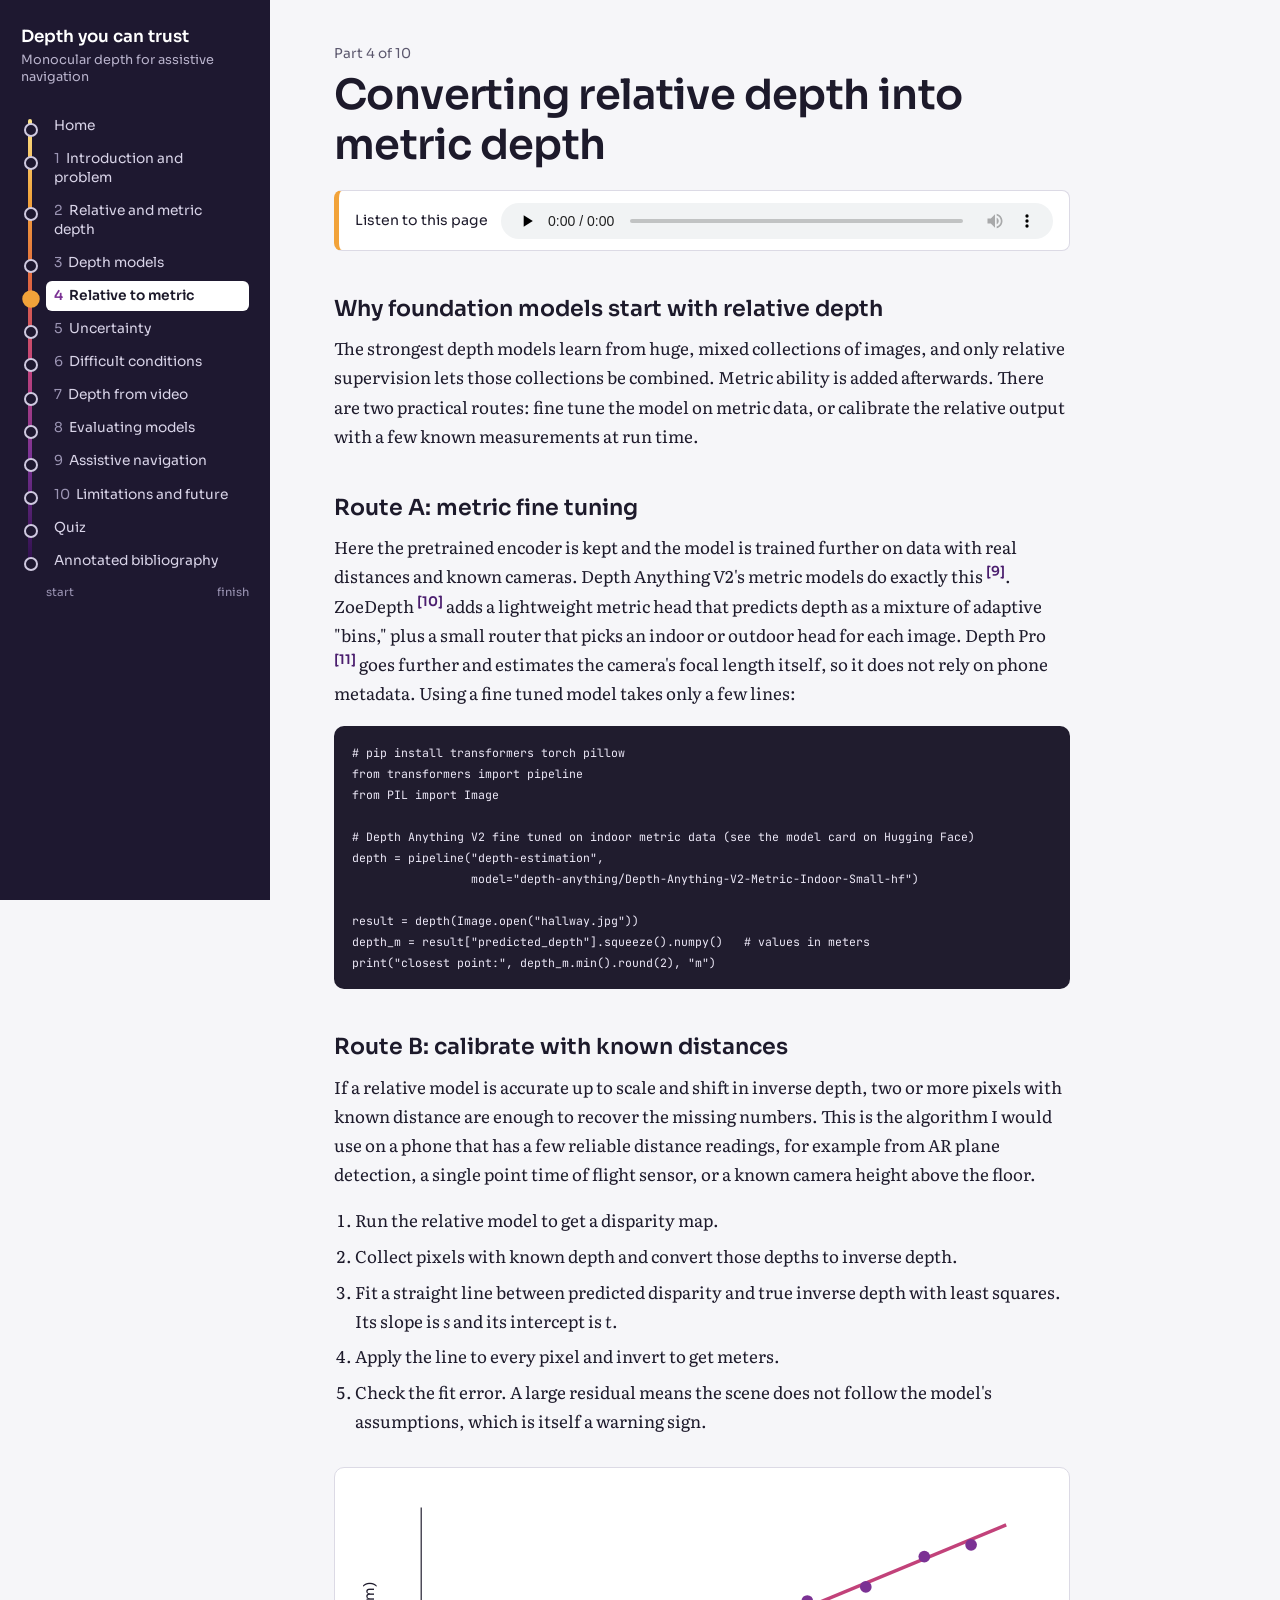
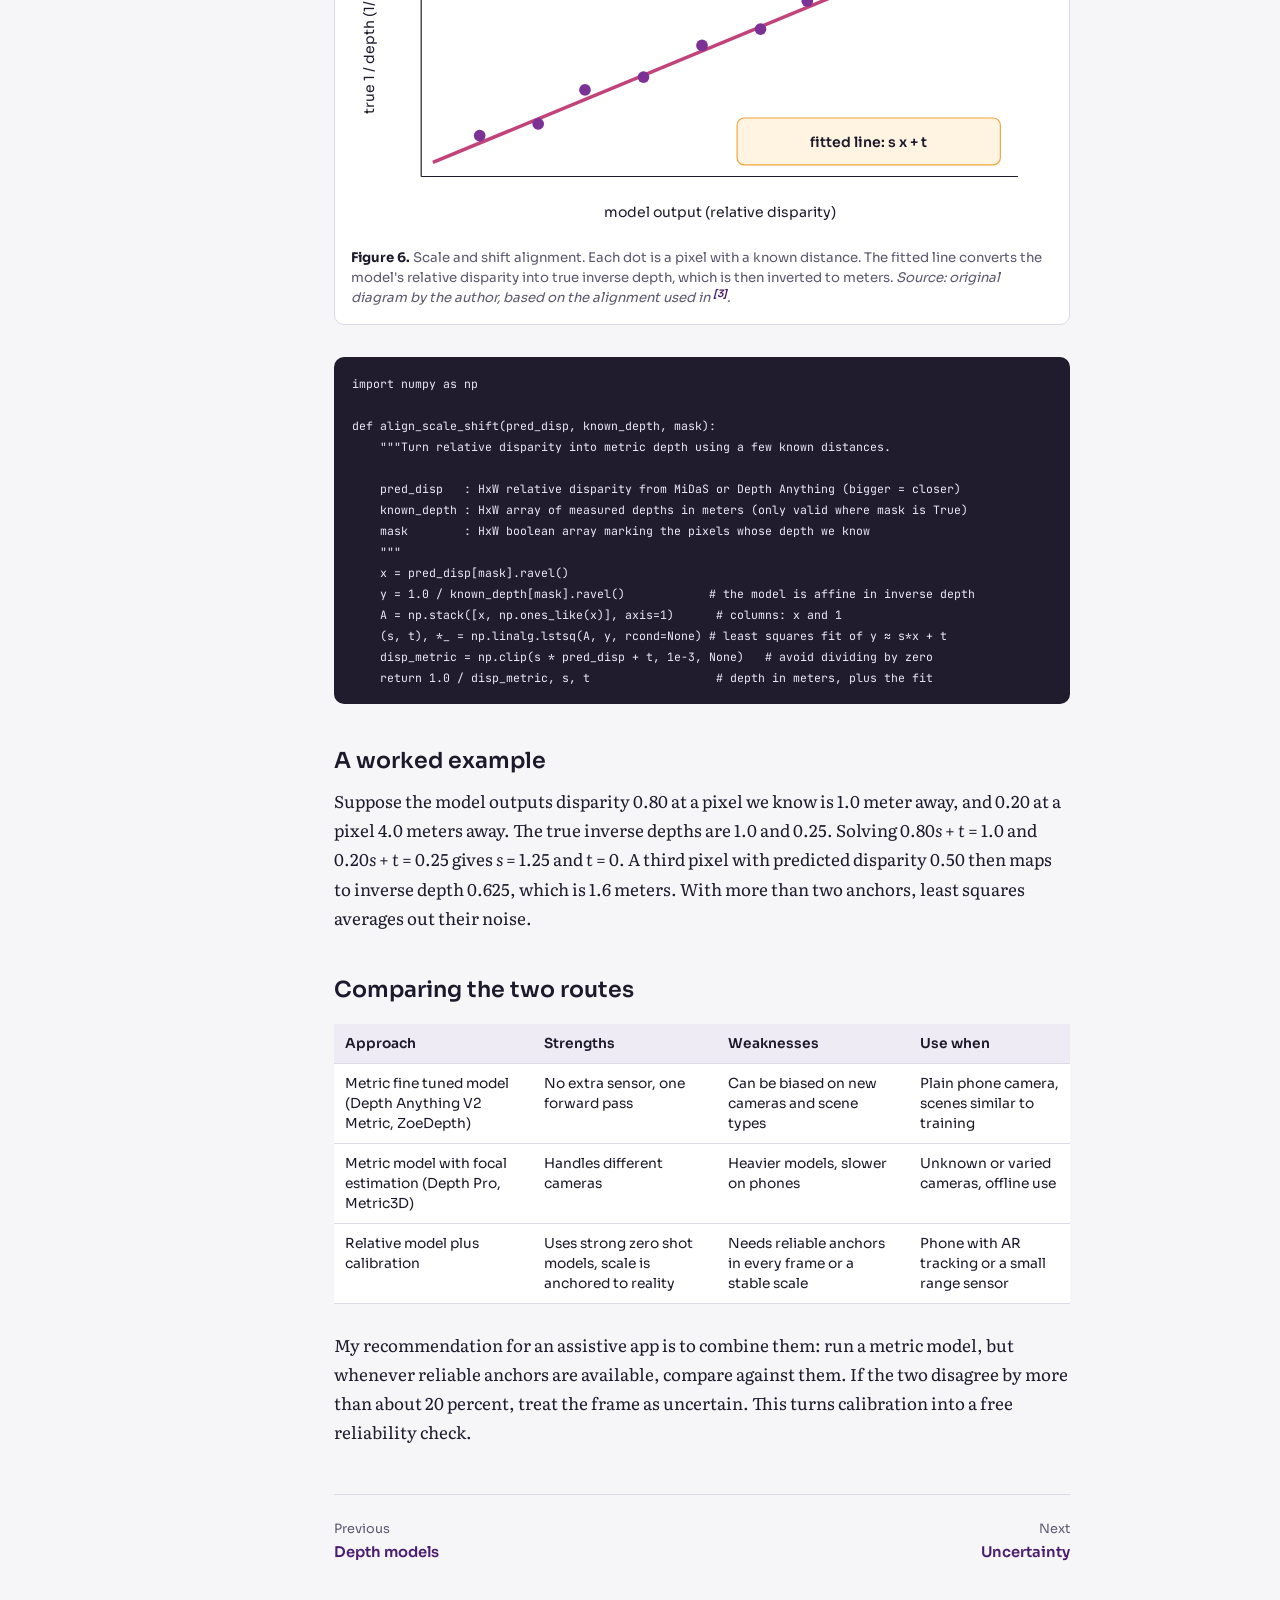
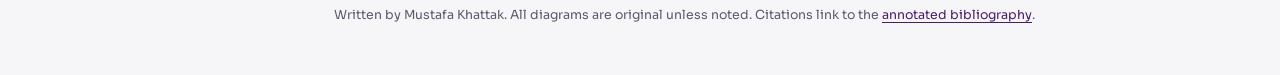
<file: metric.html>
<!DOCTYPE html><html lang="en"><head><meta charset="utf-8"><meta name="viewport" content="width=device-width, initial-scale=1">
<title>Converting relative depth into metric depth | Depth you can trust</title><meta name="description" content="A research tutorial on reliable monocular depth estimation for assistive navigation by Mustafa Khattak.">
<link rel="preconnect" href="https://fonts.googleapis.com"><link rel="preconnect" href="https://fonts.gstatic.com" crossorigin>
<link href="https://fonts.googleapis.com/css2?family=Literata:opsz,wght@7..72,400;7..72,600&family=Sora:wght@400;600&family=JetBrains+Mono&display=swap" rel="stylesheet">
<link rel="stylesheet" href="assets/style.css"><link rel="icon" href="data:image/svg+xml,<svg xmlns=%22http://www.w3.org/2000/svg%22 viewBox=%220 0 100 100%22><text y=%22.9em%22 font-size=%2290%22>📏</text></svg>"></head><body><div class="layout"><aside class="side" id="side"><a class="brand" href="index.html">Depth you can trust<small>Monocular depth for assistive navigation</small></a><button class="toggle" aria-expanded="false" aria-controls="navbox" onclick="var s=document.getElementById('side');s.classList.toggle('open');this.setAttribute('aria-expanded',s.classList.contains('open'))">Contents</button><div class="navbox" id="navbox"><nav aria-label="Tutorial parts"><ul class="scale"><li><a href="index.html">Home</a></li><li><a href="intro.html"><span class="n">1</span>Introduction and problem</a></li><li><a href="relative-metric.html"><span class="n">2</span>Relative and metric depth</a></li><li><a href="models.html"><span class="n">3</span>Depth models</a></li><li class="on"><a href="metric.html" aria-current="page"><span class="n">4</span>Relative to metric</a></li><li><a href="uncertainty.html"><span class="n">5</span>Uncertainty</a></li><li><a href="hard-cases.html"><span class="n">6</span>Difficult conditions</a></li><li><a href="video.html"><span class="n">7</span>Depth from video</a></li><li><a href="evaluation.html"><span class="n">8</span>Evaluating models</a></li><li><a href="navigation.html"><span class="n">9</span>Assistive navigation</a></li><li><a href="future.html"><span class="n">10</span>Limitations and future</a></li><li><a href="quiz.html">Quiz</a></li><li><a href="references.html">Annotated bibliography</a></li></ul></nav><div class="ends"><span>start</span><span>finish</span></div></div></aside><main id="main"><div class="wrap"><p class="part">Part 4 of 10</p><h1>Converting relative depth into metric depth</h1><div class="listen"><span>Listen to this page</span><audio controls preload="none" src="audio/metric.m4a" type="audio/mp4">Your browser does not support audio.</audio></div>
<h2>Why foundation models start with relative depth</h2>
<p>The strongest depth models learn from huge, mixed collections of images, and only relative supervision lets those collections be combined. Metric ability is added afterwards. There are two practical routes: fine tune the model on metric data, or calibrate the relative output with a few known measurements at run time.</p>
<h2>Route A: metric fine tuning</h2>
<p>Here the pretrained encoder is kept and the model is trained further on data with real distances and known cameras. Depth Anything V2's metric models do exactly this <a class="cite" href="references.html#r9" title="Depth Anything V2">[9]</a>. ZoeDepth <a class="cite" href="references.html#r10" title="ZoeDepth: Zero-shot Transfer by Combining Relative and Metric Depth">[10]</a> adds a lightweight metric head that predicts depth as a mixture of adaptive "bins," plus a small router that picks an indoor or outdoor head for each image. Depth Pro <a class="cite" href="references.html#r11" title="Depth Pro: Sharp Monocular Metric Depth in Less Than a Second">[11]</a> goes further and estimates the camera's focal length itself, so it does not rely on phone metadata. Using a fine tuned model takes only a few lines:</p>
<pre><code># pip install transformers torch pillow
from transformers import pipeline
from PIL import Image

# Depth Anything V2 fine tuned on indoor metric data (see the model card on Hugging Face)
depth = pipeline(&quot;depth-estimation&quot;,
                 model=&quot;depth-anything/Depth-Anything-V2-Metric-Indoor-Small-hf&quot;)

result = depth(Image.open(&quot;hallway.jpg&quot;))
depth_m = result[&quot;predicted_depth&quot;].squeeze().numpy()   # values in meters
print(&quot;closest point:&quot;, depth_m.min().round(2), &quot;m&quot;)</code></pre>
<h2>Route B: calibrate with known distances</h2>
<p>If a relative model is accurate up to scale and shift in inverse depth, two or more pixels with known distance are enough to recover the missing numbers. This is the algorithm I would use on a phone that has a few reliable distance readings, for example from AR plane detection, a single point time of flight sensor, or a known camera height above the floor.</p>
<ol>
<li>Run the relative model to get a disparity map.</li>
<li>Collect pixels with known depth and convert those depths to inverse depth.</li>
<li>Fit a straight line between predicted disparity and true inverse depth with least squares. Its slope is <i>s</i> and its intercept is <i>t</i>.</li>
<li>Apply the line to every pixel and invert to get meters.</li>
<li>Check the fit error. A large residual means the scene does not follow the model's assumptions, which is itself a warning sign.</li>
</ol>
<figure><svg viewBox="0 0 600 300" role="img" aria-label="Scatter plot of predicted relative disparity against true inverse depth with a fitted line">
<g font-family="Sora,sans-serif" font-size="12" fill="#1D1A2B">
<line x1="60" y1="250" x2="570" y2="250" stroke="#1D1A2B"/><line x1="60" y1="250" x2="60" y2="20" stroke="#1D1A2B"/>
<text x="315" y="285" text-anchor="middle">model output (relative disparity)</text>
<text x="20" y="140" transform="rotate(-90 20 140)" text-anchor="middle">true 1 / depth (1/m)</text>
<line x1="70" y1="238" x2="560" y2="35" stroke="#C2427A" stroke-width="3"/>
<g fill="#7B3294"><circle cx="110" cy="215" r="5"/><circle cx="160" cy="205" r="5"/><circle cx="200" cy="176" r="5"/><circle cx="250" cy="165" r="5"/><circle cx="300" cy="138" r="5"/><circle cx="350" cy="124" r="5"/><circle cx="390" cy="100" r="5"/><circle cx="440" cy="88" r="5"/><circle cx="490" cy="62" r="5"/><circle cx="530" cy="52" r="5"/></g>
<rect x="330" y="200" width="225" height="40" rx="6" fill="#FFF4E2" stroke="#F2A33A"/>
<text x="442" y="225" text-anchor="middle" font-weight="600">fitted line: s x + t</text>
</g></svg><figcaption><b>Figure 6.</b> Scale and shift alignment. Each dot is a pixel with a known distance. The fitted line converts the model's relative disparity into true inverse depth, which is then inverted to meters. <i>Source: original diagram by the author, based on the alignment used in <a class="cite" href="references.html#r3" title="Towards Robust Monocular Depth Estimation: Mixing Datasets for Zero-shot Cross-dataset Transfer">[3]</a>.</i></figcaption></figure>
<pre><code>import numpy as np

def align_scale_shift(pred_disp, known_depth, mask):
    &quot;&quot;&quot;Turn relative disparity into metric depth using a few known distances.

    pred_disp   : HxW relative disparity from MiDaS or Depth Anything (bigger = closer)
    known_depth : HxW array of measured depths in meters (only valid where mask is True)
    mask        : HxW boolean array marking the pixels whose depth we know
    &quot;&quot;&quot;
    x = pred_disp[mask].ravel()
    y = 1.0 / known_depth[mask].ravel()            # the model is affine in inverse depth
    A = np.stack([x, np.ones_like(x)], axis=1)      # columns: x and 1
    (s, t), *_ = np.linalg.lstsq(A, y, rcond=None) # least squares fit of y ≈ s*x + t
    disp_metric = np.clip(s * pred_disp + t, 1e-3, None)   # avoid dividing by zero
    return 1.0 / disp_metric, s, t                  # depth in meters, plus the fit</code></pre>
<h2>A worked example</h2>
<p>Suppose the model outputs disparity 0.80 at a pixel we know is 1.0 meter away, and 0.20 at a pixel 4.0 meters away. The true inverse depths are 1.0 and 0.25. Solving 0.80<i>s</i> + <i>t</i> = 1.0 and 0.20<i>s</i> + <i>t</i> = 0.25 gives <i>s</i> = 1.25 and <i>t</i> = 0. A third pixel with predicted disparity 0.50 then maps to inverse depth 0.625, which is 1.6 meters. With more than two anchors, least squares averages out their noise.</p>
<h2>Comparing the two routes</h2>
<div class="tbl"><table>
<tr><th>Approach</th><th>Strengths</th><th>Weaknesses</th><th>Use when</th></tr>
<tr><td>Metric fine tuned model (Depth Anything V2 Metric, ZoeDepth)</td><td>No extra sensor, one forward pass</td><td>Can be biased on new cameras and scene types</td><td>Plain phone camera, scenes similar to training</td></tr>
<tr><td>Metric model with focal estimation (Depth Pro, Metric3D)</td><td>Handles different cameras</td><td>Heavier models, slower on phones</td><td>Unknown or varied cameras, offline use</td></tr>
<tr><td>Relative model plus calibration</td><td>Uses strong zero shot models, scale is anchored to reality</td><td>Needs reliable anchors in every frame or a stable scale</td><td>Phone with AR tracking or a small range sensor</td></tr>
</table></div>
<p>My recommendation for an assistive app is to combine them: run a metric model, but whenever reliable anchors are available, compare against them. If the two disagree by more than about 20 percent, treat the frame as uncertain. This turns calibration into a free reliability check.</p>
<nav class="pager" aria-label="Previous and next"><a href="models.html"><span>Previous</span>Depth models</a><a class="next" href="uncertainty.html"><span>Next</span>Uncertainty</a></nav><footer>Written by Mustafa Khattak. All diagrams are original unless noted. Citations link to the <a href="references.html">annotated bibliography</a>.</footer></div></main></div></body></html>
</file>
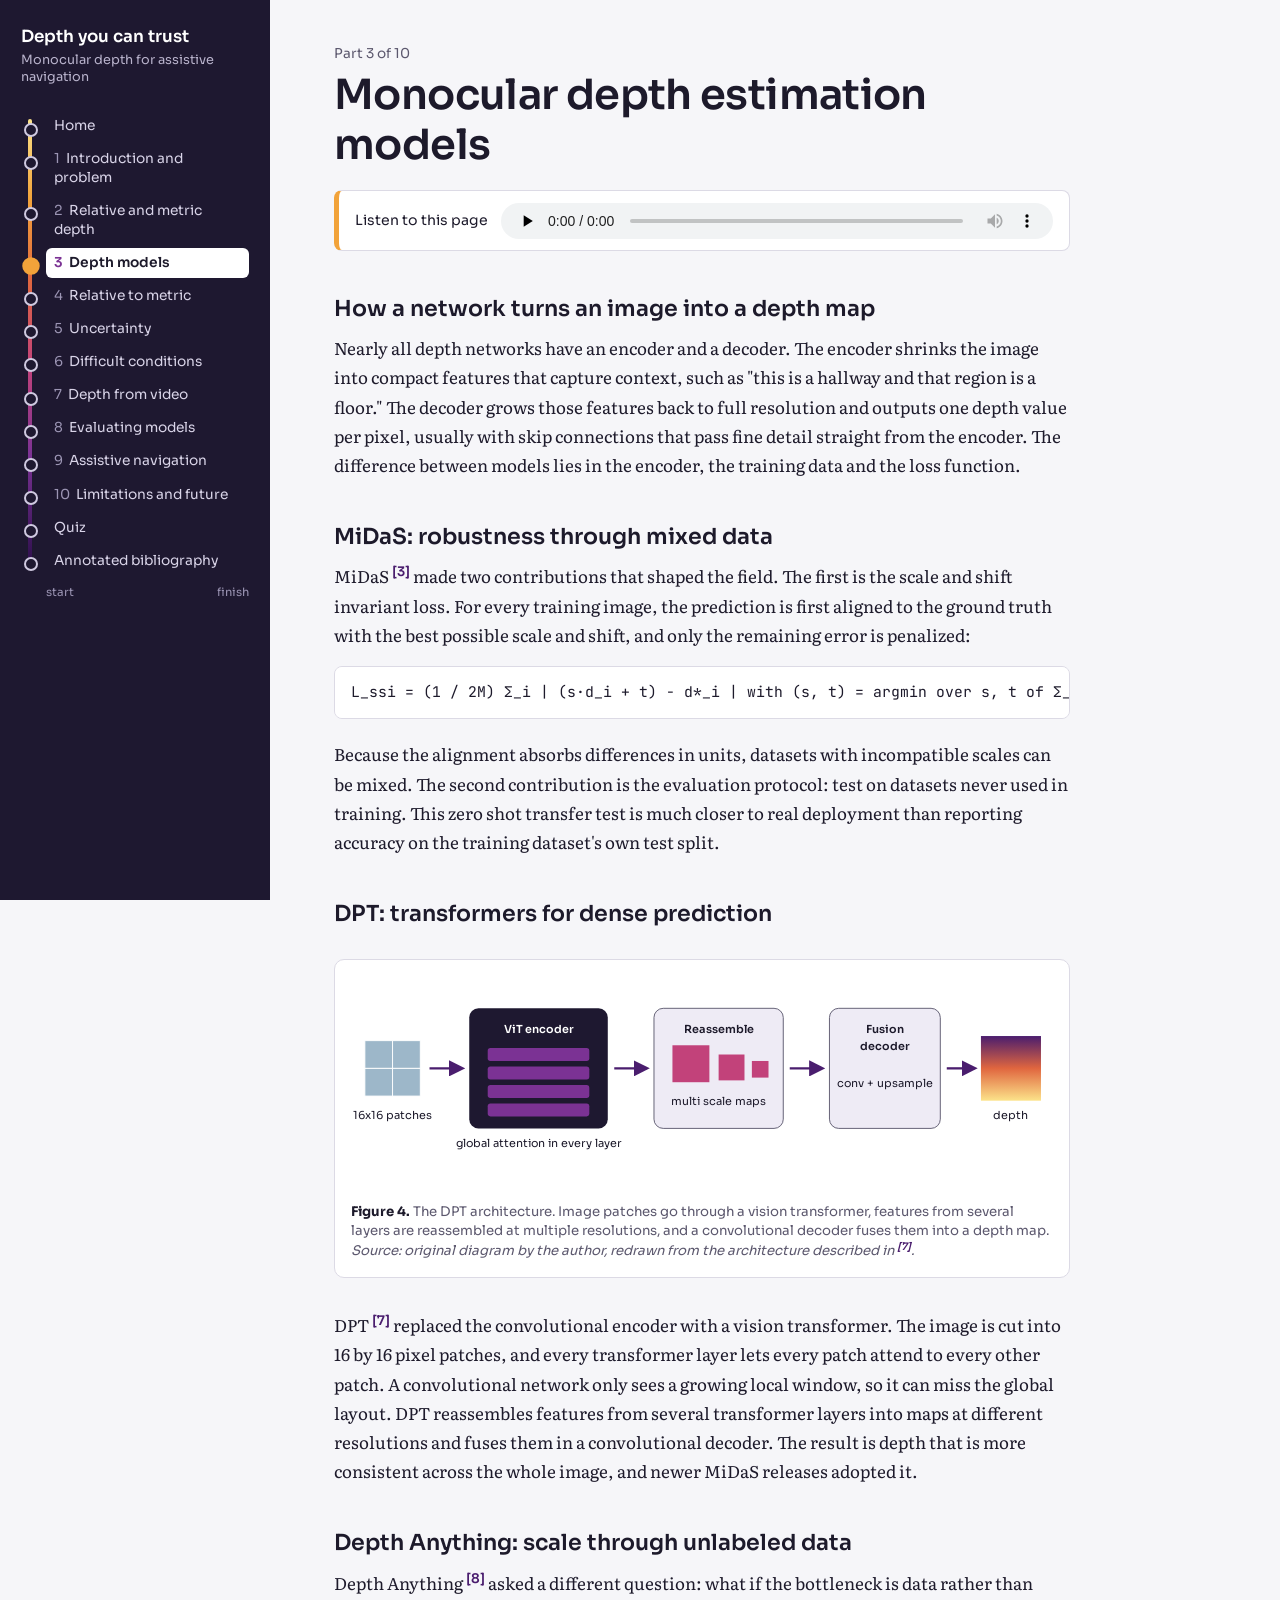
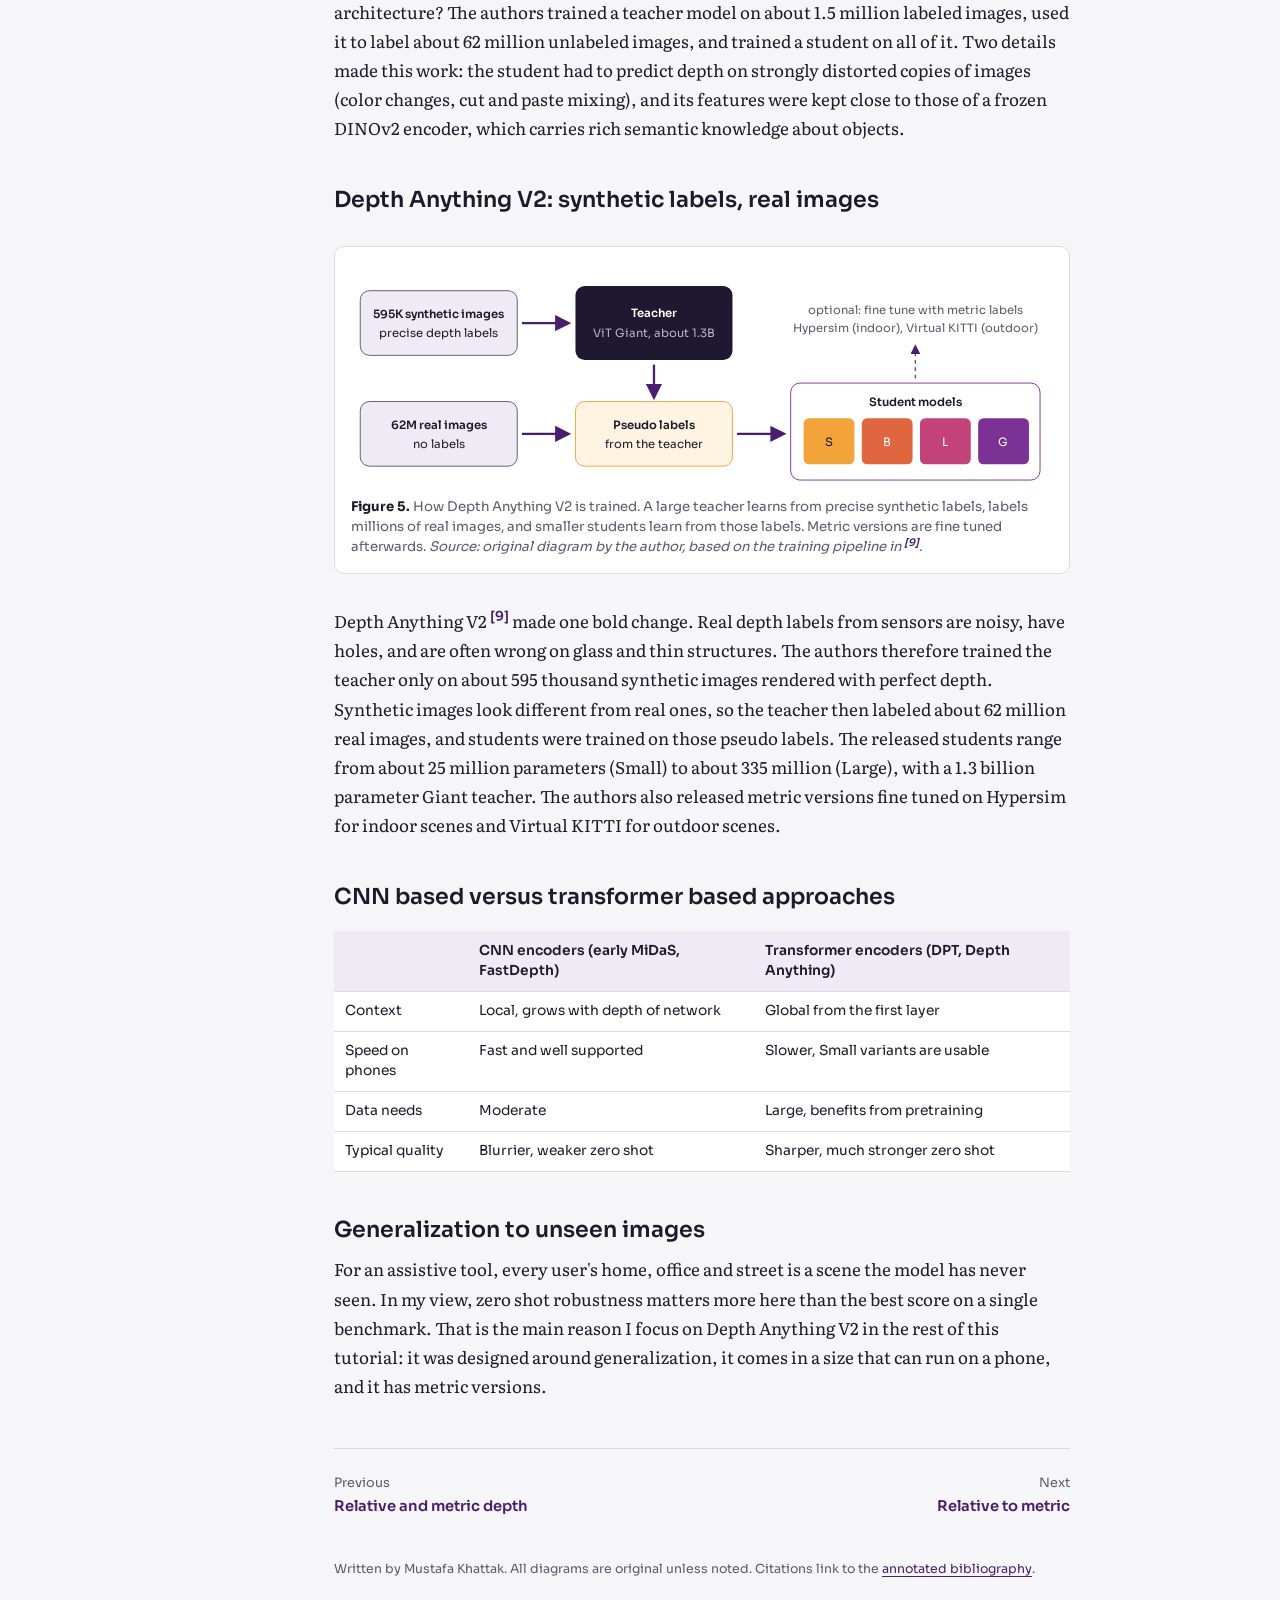
<file: models.html>
<!DOCTYPE html><html lang="en"><head><meta charset="utf-8"><meta name="viewport" content="width=device-width, initial-scale=1">
<title>Monocular depth estimation models | Depth you can trust</title><meta name="description" content="A research tutorial on reliable monocular depth estimation for assistive navigation by Mustafa Khattak.">
<link rel="preconnect" href="https://fonts.googleapis.com"><link rel="preconnect" href="https://fonts.gstatic.com" crossorigin>
<link href="https://fonts.googleapis.com/css2?family=Literata:opsz,wght@7..72,400;7..72,600&family=Sora:wght@400;600&family=JetBrains+Mono&display=swap" rel="stylesheet">
<link rel="stylesheet" href="assets/style.css"><link rel="icon" href="data:image/svg+xml,<svg xmlns=%22http://www.w3.org/2000/svg%22 viewBox=%220 0 100 100%22><text y=%22.9em%22 font-size=%2290%22>📏</text></svg>"></head><body><div class="layout"><aside class="side" id="side"><a class="brand" href="index.html">Depth you can trust<small>Monocular depth for assistive navigation</small></a><button class="toggle" aria-expanded="false" aria-controls="navbox" onclick="var s=document.getElementById('side');s.classList.toggle('open');this.setAttribute('aria-expanded',s.classList.contains('open'))">Contents</button><div class="navbox" id="navbox"><nav aria-label="Tutorial parts"><ul class="scale"><li><a href="index.html">Home</a></li><li><a href="intro.html"><span class="n">1</span>Introduction and problem</a></li><li><a href="relative-metric.html"><span class="n">2</span>Relative and metric depth</a></li><li class="on"><a href="models.html" aria-current="page"><span class="n">3</span>Depth models</a></li><li><a href="metric.html"><span class="n">4</span>Relative to metric</a></li><li><a href="uncertainty.html"><span class="n">5</span>Uncertainty</a></li><li><a href="hard-cases.html"><span class="n">6</span>Difficult conditions</a></li><li><a href="video.html"><span class="n">7</span>Depth from video</a></li><li><a href="evaluation.html"><span class="n">8</span>Evaluating models</a></li><li><a href="navigation.html"><span class="n">9</span>Assistive navigation</a></li><li><a href="future.html"><span class="n">10</span>Limitations and future</a></li><li><a href="quiz.html">Quiz</a></li><li><a href="references.html">Annotated bibliography</a></li></ul></nav><div class="ends"><span>start</span><span>finish</span></div></div></aside><main id="main"><div class="wrap"><p class="part">Part 3 of 10</p><h1>Monocular depth estimation models</h1><div class="listen"><span>Listen to this page</span><audio controls preload="none" src="audio/models.m4a" type="audio/mp4">Your browser does not support audio.</audio></div>
<h2>How a network turns an image into a depth map</h2>
<p>Nearly all depth networks have an encoder and a decoder. The encoder shrinks the image into compact features that capture context, such as "this is a hallway and that region is a floor." The decoder grows those features back to full resolution and outputs one depth value per pixel, usually with skip connections that pass fine detail straight from the encoder. The difference between models lies in the encoder, the training data and the loss function.</p>
<h2>MiDaS: robustness through mixed data</h2>
<p>MiDaS <a class="cite" href="references.html#r3" title="Towards Robust Monocular Depth Estimation: Mixing Datasets for Zero-shot Cross-dataset Transfer">[3]</a> made two contributions that shaped the field. The first is the scale and shift invariant loss. For every training image, the prediction is first aligned to the ground truth with the best possible scale and shift, and only the remaining error is penalized:</p>
<div class="eq">L_ssi = (1 / 2M) Σ_i | (s·d_i + t) − d*_i |     with (s, t) = argmin over s, t of Σ_i (s·d_i + t − d*_i)²</div>
<p>Because the alignment absorbs differences in units, datasets with incompatible scales can be mixed. The second contribution is the evaluation protocol: test on datasets never used in training. This zero shot transfer test is much closer to real deployment than reporting accuracy on the training dataset's own test split.</p>
<h2>DPT: transformers for dense prediction</h2>
<figure><svg viewBox="0 0 760 230" role="img" aria-label="DPT architecture: image patches, transformer encoder, reassemble, fusion decoder, depth map">
<defs><marker id="a2" viewBox="0 0 10 10" refX="8" refY="5" markerWidth="7" markerHeight="7" orient="auto"><path d="M0 0L10 5L0 10z" fill="#4A1D6E"/></marker></defs>
<g font-family="Sora,sans-serif" font-size="12" fill="#1D1A2B">
<g fill="#9DB7C9" stroke="#fff"><rect x="15" y="70" width="30" height="30"/><rect x="45" y="70" width="30" height="30"/><rect x="15" y="100" width="30" height="30"/><rect x="45" y="100" width="30" height="30"/></g>
<text x="45" y="155" text-anchor="middle">16x16 patches</text>
<path d="M85 100 H120" stroke="#4A1D6E" stroke-width="2.5" marker-end="url(#a2)"/>
<rect x="128" y="35" width="150" height="130" rx="10" fill="#1E1830"/>
<text x="203" y="62" text-anchor="middle" fill="#fff" font-weight="600">ViT encoder</text>
<g fill="#7B3294"><rect x="148" y="78" width="110" height="14" rx="3"/><rect x="148" y="98" width="110" height="14" rx="3"/><rect x="148" y="118" width="110" height="14" rx="3"/><rect x="148" y="138" width="110" height="14" rx="3"/></g>
<text x="203" y="185" text-anchor="middle">global attention in every layer</text>
<path d="M285 100 H320" stroke="#4A1D6E" stroke-width="2.5" marker-end="url(#a2)"/>
<rect x="328" y="35" width="140" height="130" rx="10" fill="#EEEBF5" stroke="#5C586E"/>
<text x="398" y="62" text-anchor="middle" font-weight="600">Reassemble</text>
<rect x="348" y="75" width="40" height="40" fill="#C2427A"/><rect x="398" y="85" width="28" height="28" fill="#C2427A"/><rect x="434" y="92" width="18" height="18" fill="#C2427A"/>
<text x="398" y="140" text-anchor="middle">multi scale maps</text>
<path d="M475 100 H510" stroke="#4A1D6E" stroke-width="2.5" marker-end="url(#a2)"/>
<rect x="518" y="35" width="120" height="130" rx="10" fill="#EEEBF5" stroke="#5C586E"/>
<text x="578" y="62" text-anchor="middle" font-weight="600">Fusion</text><text x="578" y="80" text-anchor="middle" font-weight="600">decoder</text>
<text x="578" y="120" text-anchor="middle">conv + upsample</text>
<path d="M645 100 H675" stroke="#4A1D6E" stroke-width="2.5" marker-end="url(#a2)"/>
<defs><linearGradient id="dm2" x1="0" y1="1" x2="0" y2="0"><stop offset="0" stop-color="#FCE38A"/><stop offset=".5" stop-color="#E0663F"/><stop offset="1" stop-color="#4A1D6E"/></linearGradient></defs>
<rect x="682" y="65" width="65" height="70" fill="url(#dm2)"/>
<text x="714" y="155" text-anchor="middle">depth</text>
</g></svg><figcaption><b>Figure 4.</b> The DPT architecture. Image patches go through a vision transformer, features from several layers are reassembled at multiple resolutions, and a convolutional decoder fuses them into a depth map. <i>Source: original diagram by the author, redrawn from the architecture described in <a class="cite" href="references.html#r7" title="Vision Transformers for Dense Prediction">[7]</a>.</i></figcaption></figure>
<p>DPT <a class="cite" href="references.html#r7" title="Vision Transformers for Dense Prediction">[7]</a> replaced the convolutional encoder with a vision transformer. The image is cut into 16 by 16 pixel patches, and every transformer layer lets every patch attend to every other patch. A convolutional network only sees a growing local window, so it can miss the global layout. DPT reassembles features from several transformer layers into maps at different resolutions and fuses them in a convolutional decoder. The result is depth that is more consistent across the whole image, and newer MiDaS releases adopted it.</p>
<h2>Depth Anything: scale through unlabeled data</h2>
<p>Depth Anything <a class="cite" href="references.html#r8" title="Depth Anything: Unleashing the Power of Large-Scale Unlabeled Data">[8]</a> asked a different question: what if the bottleneck is data rather than architecture? The authors trained a teacher model on about 1.5 million labeled images, used it to label about 62 million unlabeled images, and trained a student on all of it. Two details made this work: the student had to predict depth on strongly distorted copies of images (color changes, cut and paste mixing), and its features were kept close to those of a frozen DINOv2 encoder, which carries rich semantic knowledge about objects.</p>
<h2>Depth Anything V2: synthetic labels, real images</h2>
<figure><svg viewBox="0 0 760 240" role="img" aria-label="Depth Anything V2 training: synthetic images train a teacher, teacher labels real images, students learn from those labels">
<defs><marker id="a3" viewBox="0 0 10 10" refX="8" refY="5" markerWidth="7" markerHeight="7" orient="auto"><path d="M0 0L10 5L0 10z" fill="#4A1D6E"/></marker></defs>
<g font-family="Sora,sans-serif" font-size="12.5" fill="#1D1A2B">
<rect x="10" y="30" width="170" height="70" rx="10" fill="#EEEBF5" stroke="#5C586E"/>
<text x="95" y="60" text-anchor="middle" font-weight="600">595K synthetic images</text><text x="95" y="80" text-anchor="middle">precise depth labels</text>
<path d="M185 65 H235" stroke="#4A1D6E" stroke-width="2.5" marker-end="url(#a3)"/>
<rect x="243" y="25" width="170" height="80" rx="10" fill="#1E1830"/>
<text x="328" y="58" text-anchor="middle" fill="#fff" font-weight="600">Teacher</text><text x="328" y="80" text-anchor="middle" fill="#B9B3CC">ViT Giant, about 1.3B</text>
<path d="M328 110 V145" stroke="#4A1D6E" stroke-width="2.5" marker-end="url(#a3)"/>
<rect x="10" y="150" width="170" height="70" rx="10" fill="#EEEBF5" stroke="#5C586E"/>
<text x="95" y="180" text-anchor="middle" font-weight="600">62M real images</text><text x="95" y="200" text-anchor="middle">no labels</text>
<path d="M185 185 H235" stroke="#4A1D6E" stroke-width="2.5" marker-end="url(#a3)"/>
<rect x="243" y="150" width="170" height="70" rx="10" fill="#FFF4E2" stroke="#F2A33A"/>
<text x="328" y="180" text-anchor="middle" font-weight="600">Pseudo labels</text><text x="328" y="200" text-anchor="middle">from the teacher</text>
<path d="M418 185 H468" stroke="#4A1D6E" stroke-width="2.5" marker-end="url(#a3)"/>
<rect x="476" y="130" width="270" height="105" rx="10" fill="#fff" stroke="#7B3294"/>
<text x="611" y="155" text-anchor="middle" font-weight="600">Student models</text>
<rect x="490" y="168" width="55" height="50" rx="6" fill="#F2A33A"/><text x="517" y="198" text-anchor="middle">S</text>
<rect x="553" y="168" width="55" height="50" rx="6" fill="#E0663F"/><text x="580" y="198" text-anchor="middle" fill="#fff">B</text>
<rect x="616" y="168" width="55" height="50" rx="6" fill="#C2427A"/><text x="643" y="198" text-anchor="middle" fill="#fff">L</text>
<rect x="679" y="168" width="55" height="50" rx="6" fill="#7B3294"/><text x="706" y="198" text-anchor="middle" fill="#fff">G</text>
<text x="611" y="55" text-anchor="middle" fill="#5C586E">optional: fine tune with metric labels</text>
<text x="611" y="75" text-anchor="middle" fill="#5C586E">Hypersim (indoor), Virtual KITTI (outdoor)</text>
<path d="M611 125 V90" stroke="#5C586E" stroke-width="1.5" stroke-dasharray="4 4" marker-end="url(#a3)"/>
</g></svg><figcaption><b>Figure 5.</b> How Depth Anything V2 is trained. A large teacher learns from precise synthetic labels, labels millions of real images, and smaller students learn from those labels. Metric versions are fine tuned afterwards. <i>Source: original diagram by the author, based on the training pipeline in <a class="cite" href="references.html#r9" title="Depth Anything V2">[9]</a>.</i></figcaption></figure>
<p>Depth Anything V2 <a class="cite" href="references.html#r9" title="Depth Anything V2">[9]</a> made one bold change. Real depth labels from sensors are noisy, have holes, and are often wrong on glass and thin structures. The authors therefore trained the teacher only on about 595 thousand synthetic images rendered with perfect depth. Synthetic images look different from real ones, so the teacher then labeled about 62 million real images, and students were trained on those pseudo labels. The released students range from about 25 million parameters (Small) to about 335 million (Large), with a 1.3 billion parameter Giant teacher. The authors also released metric versions fine tuned on Hypersim for indoor scenes and Virtual KITTI for outdoor scenes.</p>
<h2>CNN based versus transformer based approaches</h2>
<div class="tbl"><table>
<tr><th></th><th>CNN encoders (early MiDaS, FastDepth)</th><th>Transformer encoders (DPT, Depth Anything)</th></tr>
<tr><td>Context</td><td>Local, grows with depth of network</td><td>Global from the first layer</td></tr>
<tr><td>Speed on phones</td><td>Fast and well supported</td><td>Slower, Small variants are usable</td></tr>
<tr><td>Data needs</td><td>Moderate</td><td>Large, benefits from pretraining</td></tr>
<tr><td>Typical quality</td><td>Blurrier, weaker zero shot</td><td>Sharper, much stronger zero shot</td></tr>
</table></div>
<h2>Generalization to unseen images</h2>
<p>For an assistive tool, every user's home, office and street is a scene the model has never seen. In my view, zero shot robustness matters more here than the best score on a single benchmark. That is the main reason I focus on Depth Anything V2 in the rest of this tutorial: it was designed around generalization, it comes in a size that can run on a phone, and it has metric versions.</p>
<nav class="pager" aria-label="Previous and next"><a href="relative-metric.html"><span>Previous</span>Relative and metric depth</a><a class="next" href="metric.html"><span>Next</span>Relative to metric</a></nav><footer>Written by Mustafa Khattak. All diagrams are original unless noted. Citations link to the <a href="references.html">annotated bibliography</a>.</footer></div></main></div></body></html>
</file>
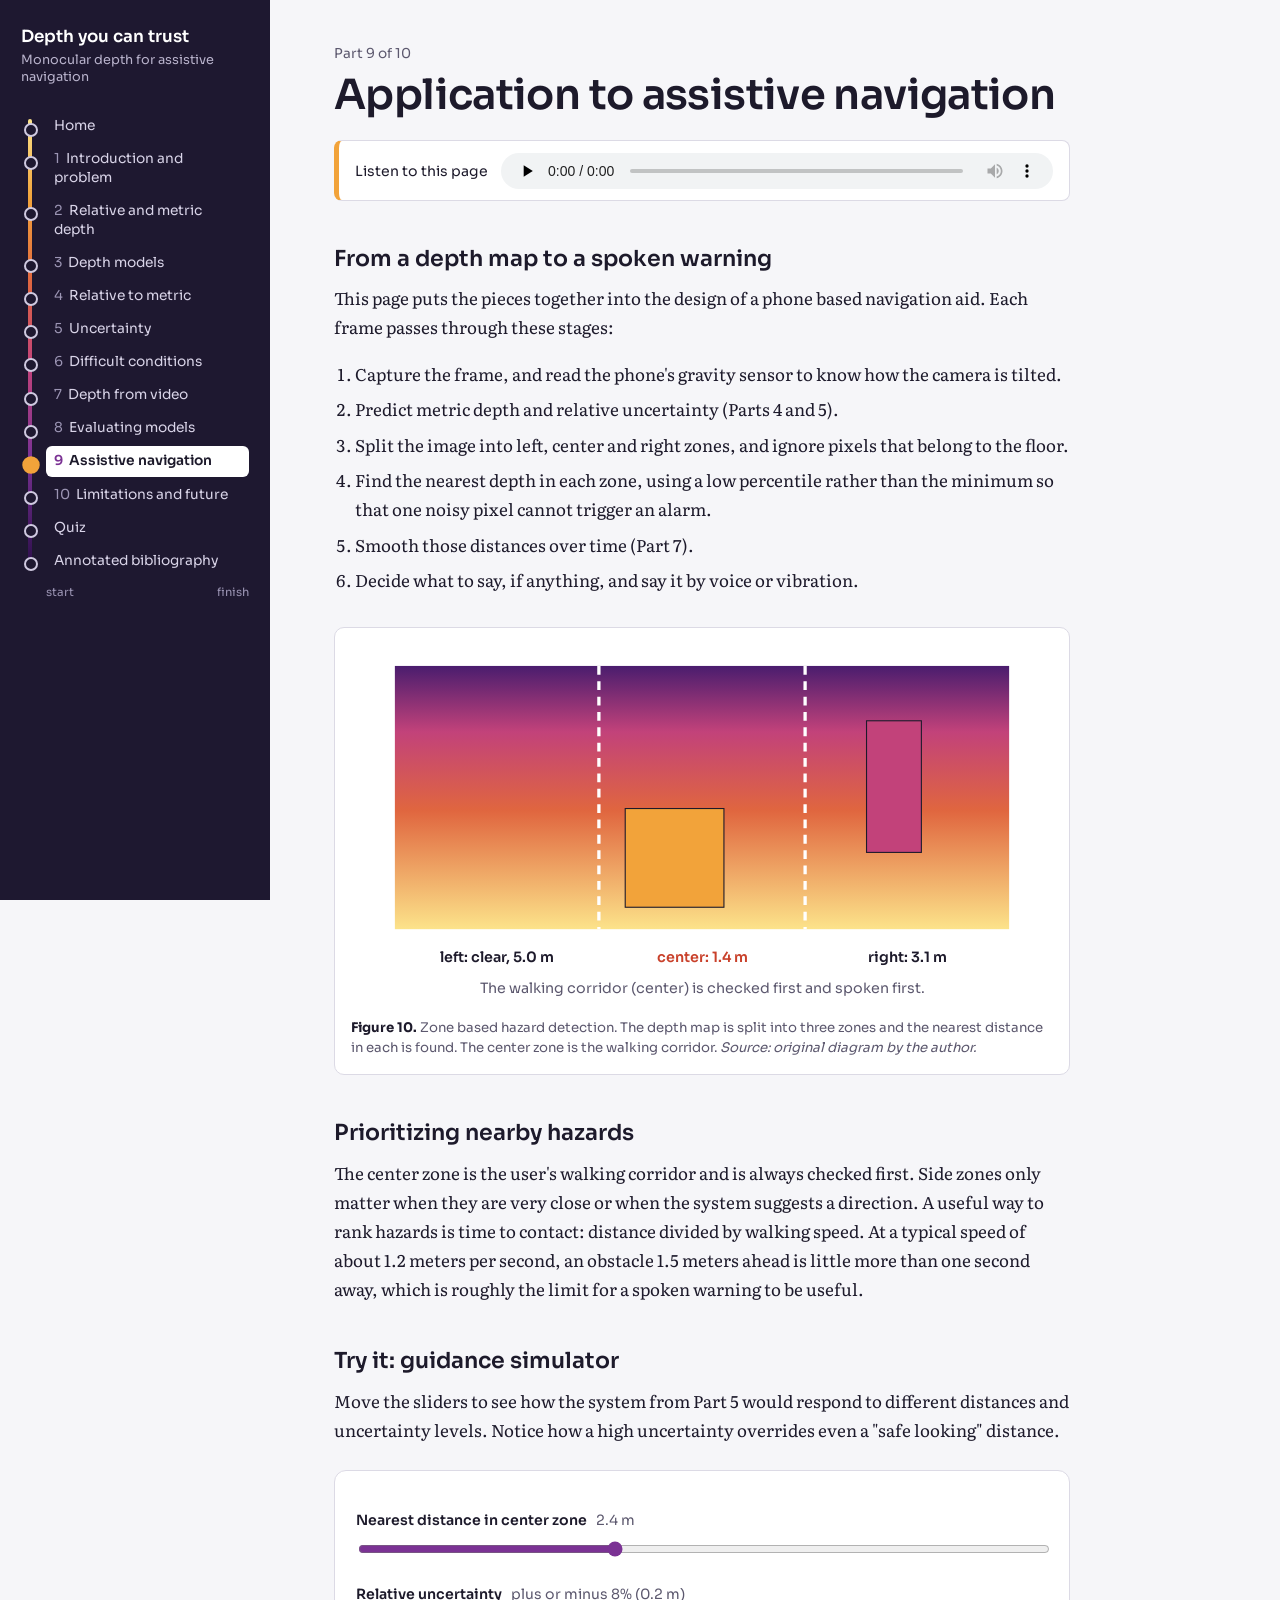
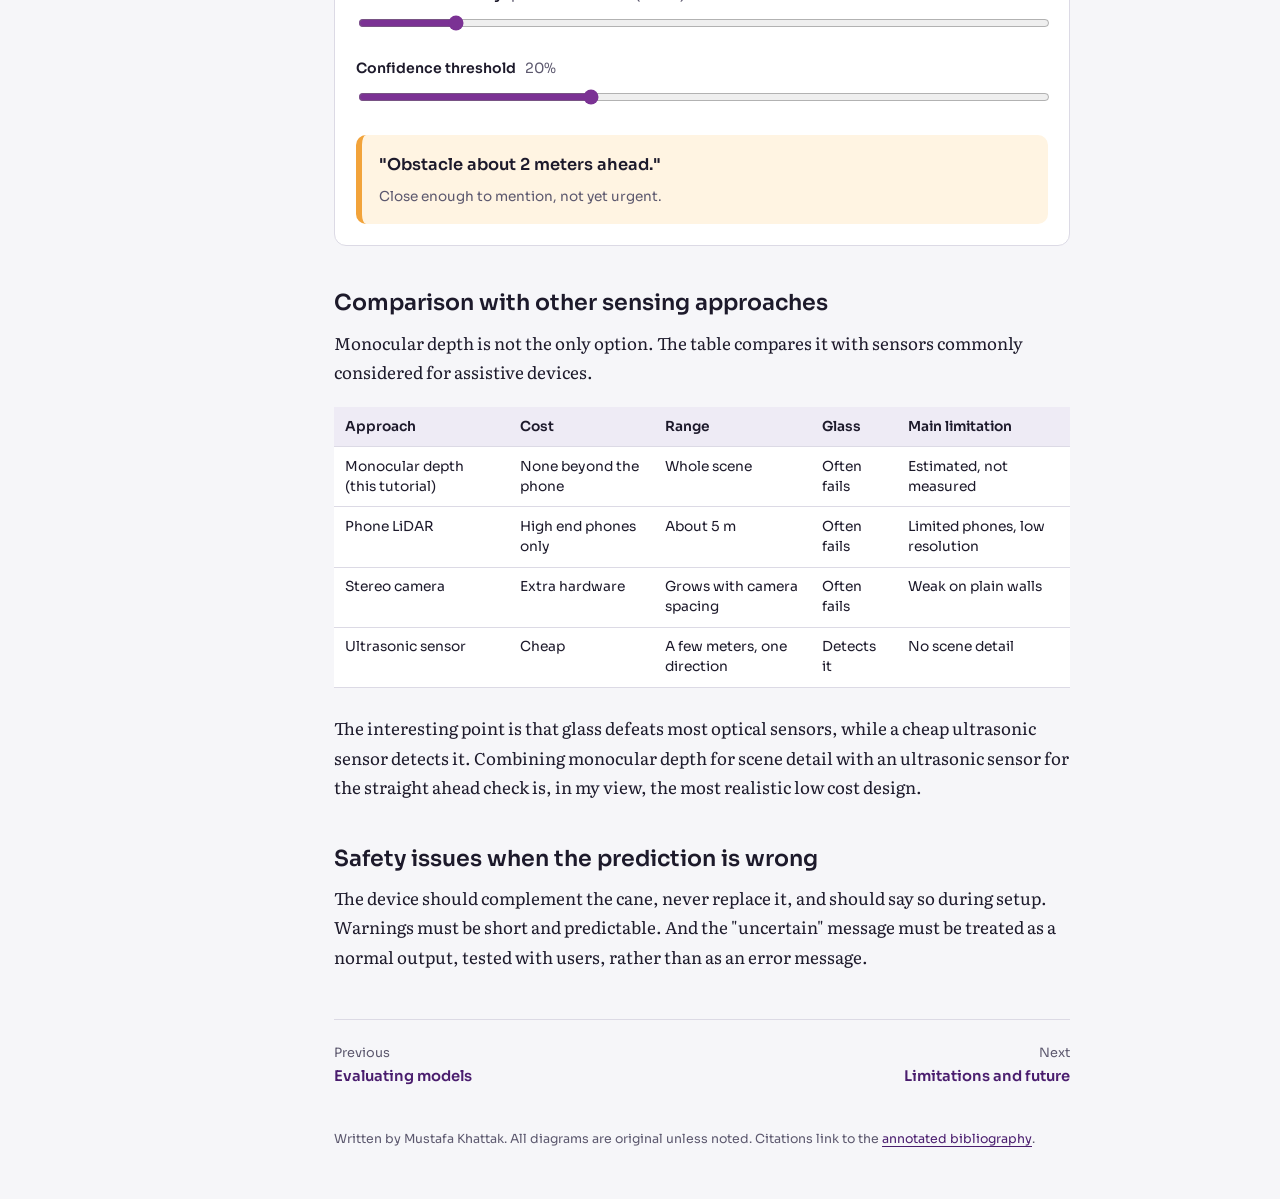
<file: navigation.html>
<!DOCTYPE html><html lang="en"><head><meta charset="utf-8"><meta name="viewport" content="width=device-width, initial-scale=1">
<title>Application to assistive navigation | Depth you can trust</title><meta name="description" content="A research tutorial on reliable monocular depth estimation for assistive navigation by Mustafa Khattak.">
<link rel="preconnect" href="https://fonts.googleapis.com"><link rel="preconnect" href="https://fonts.gstatic.com" crossorigin>
<link href="https://fonts.googleapis.com/css2?family=Literata:opsz,wght@7..72,400;7..72,600&family=Sora:wght@400;600&family=JetBrains+Mono&display=swap" rel="stylesheet">
<link rel="stylesheet" href="assets/style.css"><link rel="icon" href="data:image/svg+xml,<svg xmlns=%22http://www.w3.org/2000/svg%22 viewBox=%220 0 100 100%22><text y=%22.9em%22 font-size=%2290%22>📏</text></svg>"></head><body><div class="layout"><aside class="side" id="side"><a class="brand" href="index.html">Depth you can trust<small>Monocular depth for assistive navigation</small></a><button class="toggle" aria-expanded="false" aria-controls="navbox" onclick="var s=document.getElementById('side');s.classList.toggle('open');this.setAttribute('aria-expanded',s.classList.contains('open'))">Contents</button><div class="navbox" id="navbox"><nav aria-label="Tutorial parts"><ul class="scale"><li><a href="index.html">Home</a></li><li><a href="intro.html"><span class="n">1</span>Introduction and problem</a></li><li><a href="relative-metric.html"><span class="n">2</span>Relative and metric depth</a></li><li><a href="models.html"><span class="n">3</span>Depth models</a></li><li><a href="metric.html"><span class="n">4</span>Relative to metric</a></li><li><a href="uncertainty.html"><span class="n">5</span>Uncertainty</a></li><li><a href="hard-cases.html"><span class="n">6</span>Difficult conditions</a></li><li><a href="video.html"><span class="n">7</span>Depth from video</a></li><li><a href="evaluation.html"><span class="n">8</span>Evaluating models</a></li><li class="on"><a href="navigation.html" aria-current="page"><span class="n">9</span>Assistive navigation</a></li><li><a href="future.html"><span class="n">10</span>Limitations and future</a></li><li><a href="quiz.html">Quiz</a></li><li><a href="references.html">Annotated bibliography</a></li></ul></nav><div class="ends"><span>start</span><span>finish</span></div></div></aside><main id="main"><div class="wrap"><p class="part">Part 9 of 10</p><h1>Application to assistive navigation</h1><div class="listen"><span>Listen to this page</span><audio controls preload="none" src="audio/navigation.m4a" type="audio/mp4">Your browser does not support audio.</audio></div>
<h2>From a depth map to a spoken warning</h2>
<p>This page puts the pieces together into the design of a phone based navigation aid. Each frame passes through these stages:</p>
<ol>
<li>Capture the frame, and read the phone's gravity sensor to know how the camera is tilted.</li>
<li>Predict metric depth and relative uncertainty (Parts 4 and 5).</li>
<li>Split the image into left, center and right zones, and ignore pixels that belong to the floor.</li>
<li>Find the nearest depth in each zone, using a low percentile rather than the minimum so that one noisy pixel cannot trigger an alarm.</li>
<li>Smooth those distances over time (Part 7).</li>
<li>Decide what to say, if anything, and say it by voice or vibration.</li>
</ol>
<figure><svg viewBox="0 0 640 330" role="img" aria-label="Depth map split into left, center and right zones, with the nearest distance reported in each">
<defs><linearGradient id="dz" x1="0" y1="1" x2="0" y2="0"><stop offset="0" stop-color="#FCE38A"/><stop offset=".45" stop-color="#E0663F"/><stop offset=".75" stop-color="#C2427A"/><stop offset="1" stop-color="#4A1D6E"/></linearGradient></defs>
<g font-family="Sora,sans-serif" font-size="13" fill="#1D1A2B">
<rect x="40" y="20" width="560" height="240" fill="url(#dz)"/>
<rect x="250" y="150" width="90" height="90" fill="#F2A33A" stroke="#1D1A2B"/>
<rect x="470" y="70" width="50" height="120" fill="#C2427A" stroke="#1D1A2B"/>
<line x1="226" y1="20" x2="226" y2="260" stroke="#fff" stroke-width="3" stroke-dasharray="8 6"/>
<line x1="414" y1="20" x2="414" y2="260" stroke="#fff" stroke-width="3" stroke-dasharray="8 6"/>
<rect x="40" y="80" width="560" height="20" fill="none"/>
<text x="133" y="290" text-anchor="middle" font-weight="600">left: clear, 5.0 m</text>
<text x="320" y="290" text-anchor="middle" font-weight="600" fill="#C9412B">center: 1.4 m</text>
<text x="507" y="290" text-anchor="middle" font-weight="600">right: 3.1 m</text>
<text x="320" y="318" text-anchor="middle" fill="#5C586E">The walking corridor (center) is checked first and spoken first.</text>
</g></svg><figcaption><b>Figure 10.</b> Zone based hazard detection. The depth map is split into three zones and the nearest distance in each is found. The center zone is the walking corridor. <i>Source: original diagram by the author.</i></figcaption></figure>
<h2>Prioritizing nearby hazards</h2>
<p>The center zone is the user's walking corridor and is always checked first. Side zones only matter when they are very close or when the system suggests a direction. A useful way to rank hazards is time to contact: distance divided by walking speed. At a typical speed of about 1.2 meters per second, an obstacle 1.5 meters ahead is little more than one second away, which is roughly the limit for a spoken warning to be useful.</p>
<h2>Try it: guidance simulator</h2>
<p>Move the sliders to see how the system from Part 5 would respond to different distances and uncertainty levels. Notice how a high uncertainty overrides even a "safe looking" distance.</p>
<div class="demo" id="demo">
<label for="d">Nearest distance in center zone <output id="dv"></output></label>
<input id="d" type="range" min="0.3" max="6" step="0.1" value="2.4">
<label for="u">Relative uncertainty <output id="uv"></output></label>
<input id="u" type="range" min="0" max="0.6" step="0.01" value="0.08">
<label for="t">Confidence threshold <output id="tv"></output></label>
<input id="t" type="range" min="0.05" max="0.5" step="0.01" value="0.2">
<div class="say" id="say" aria-live="polite"></div>
</div>
<h2>Comparison with other sensing approaches</h2>
<p>Monocular depth is not the only option. The table compares it with sensors commonly considered for assistive devices.</p>
<div class="tbl"><table>
<tr><th>Approach</th><th>Cost</th><th>Range</th><th>Glass</th><th>Main limitation</th></tr>
<tr><td>Monocular depth (this tutorial)</td><td>None beyond the phone</td><td>Whole scene</td><td>Often fails</td><td>Estimated, not measured</td></tr>
<tr><td>Phone LiDAR</td><td>High end phones only</td><td>About 5 m</td><td>Often fails</td><td>Limited phones, low resolution</td></tr>
<tr><td>Stereo camera</td><td>Extra hardware</td><td>Grows with camera spacing</td><td>Often fails</td><td>Weak on plain walls</td></tr>
<tr><td>Ultrasonic sensor</td><td>Cheap</td><td>A few meters, one direction</td><td>Detects it</td><td>No scene detail</td></tr>
</table></div>
<p>The interesting point is that glass defeats most optical sensors, while a cheap ultrasonic sensor detects it. Combining monocular depth for scene detail with an ultrasonic sensor for the straight ahead check is, in my view, the most realistic low cost design.</p>
<h2>Safety issues when the prediction is wrong</h2>
<p>The device should complement the cane, never replace it, and should say so during setup. Warnings must be short and predictable. And the "uncertain" message must be treated as a normal output, tested with users, rather than as an error message.</p>
<script>
(function(){
 var d=document.getElementById('d'),u=document.getElementById('u'),t=document.getElementById('t'),s=document.getElementById('say');
 function run(){
  var dv=+d.value,uv=+u.value,tv=+t.value,pm=(dv*uv).toFixed(1);
  document.getElementById('dv').textContent=dv.toFixed(1)+' m';
  document.getElementById('uv').textContent='plus or minus '+Math.round(uv*100)+'% ('+pm+' m)';
  document.getElementById('tv').textContent=Math.round(tv*100)+'%';
  var cls='say',msg,why;
  if(uv>tv){cls+=' unsure';msg='"Depth estimate uncertain. Move the camera slowly."';why='Uncertainty is above the threshold, so no distance is spoken.';}
  else if(dv<1.5){cls+=' stop';msg='"Stop. Obstacle about '+dv.toFixed(1)+' meters ahead."';why='About '+(dv/1.2).toFixed(1)+' seconds to contact at walking speed.';}
  else if(dv<3){cls+=' warn';msg='"Obstacle about '+Math.round(dv)+' meters ahead."';why='Close enough to mention, not yet urgent.';}
  else{msg='(silent)';why='Path looks clear and the estimate is confident, so the app stays quiet.';}
  s.className=cls;s.innerHTML=msg+'<small>'+why+'</small>';
 }
 [d,u,t].forEach(function(e){e.addEventListener('input',run)});run();
})();
</script>
<nav class="pager" aria-label="Previous and next"><a href="evaluation.html"><span>Previous</span>Evaluating models</a><a class="next" href="future.html"><span>Next</span>Limitations and future</a></nav><footer>Written by Mustafa Khattak. All diagrams are original unless noted. Citations link to the <a href="references.html">annotated bibliography</a>.</footer></div></main></div></body></html>
</file>
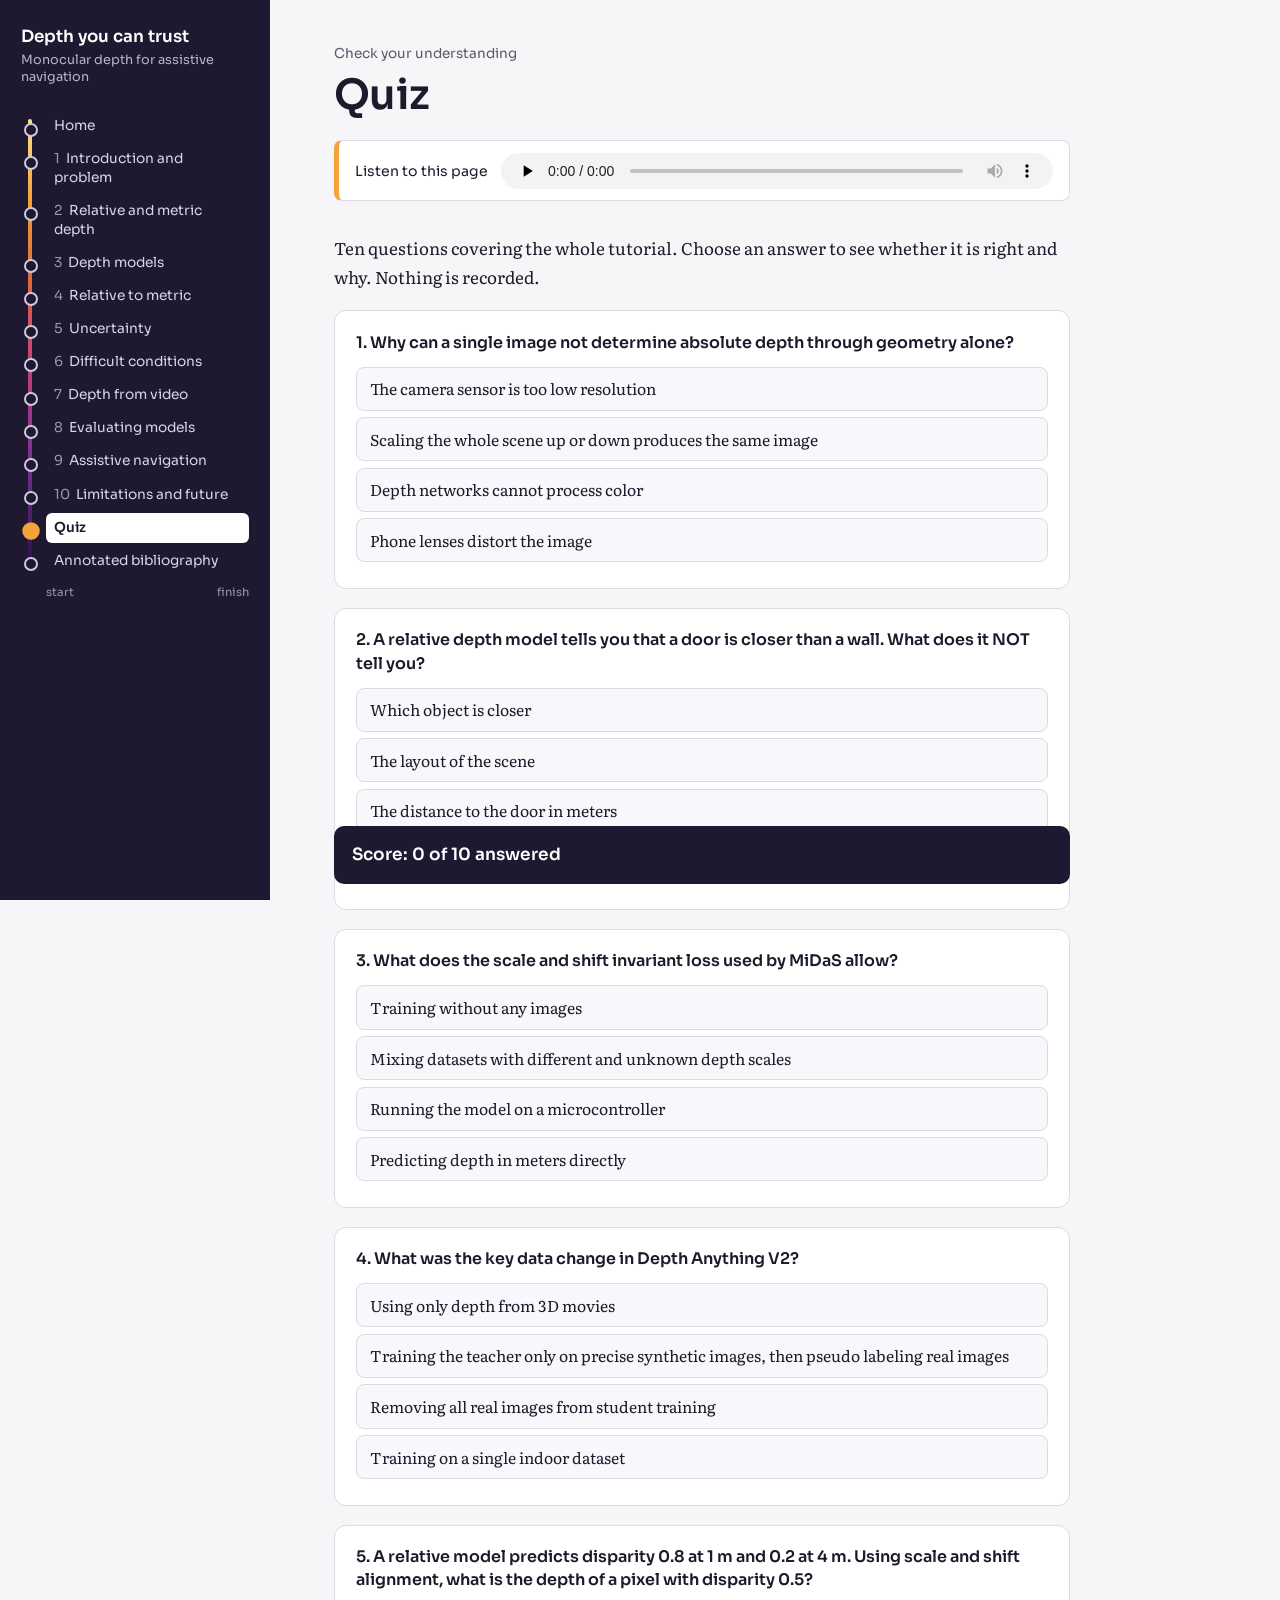
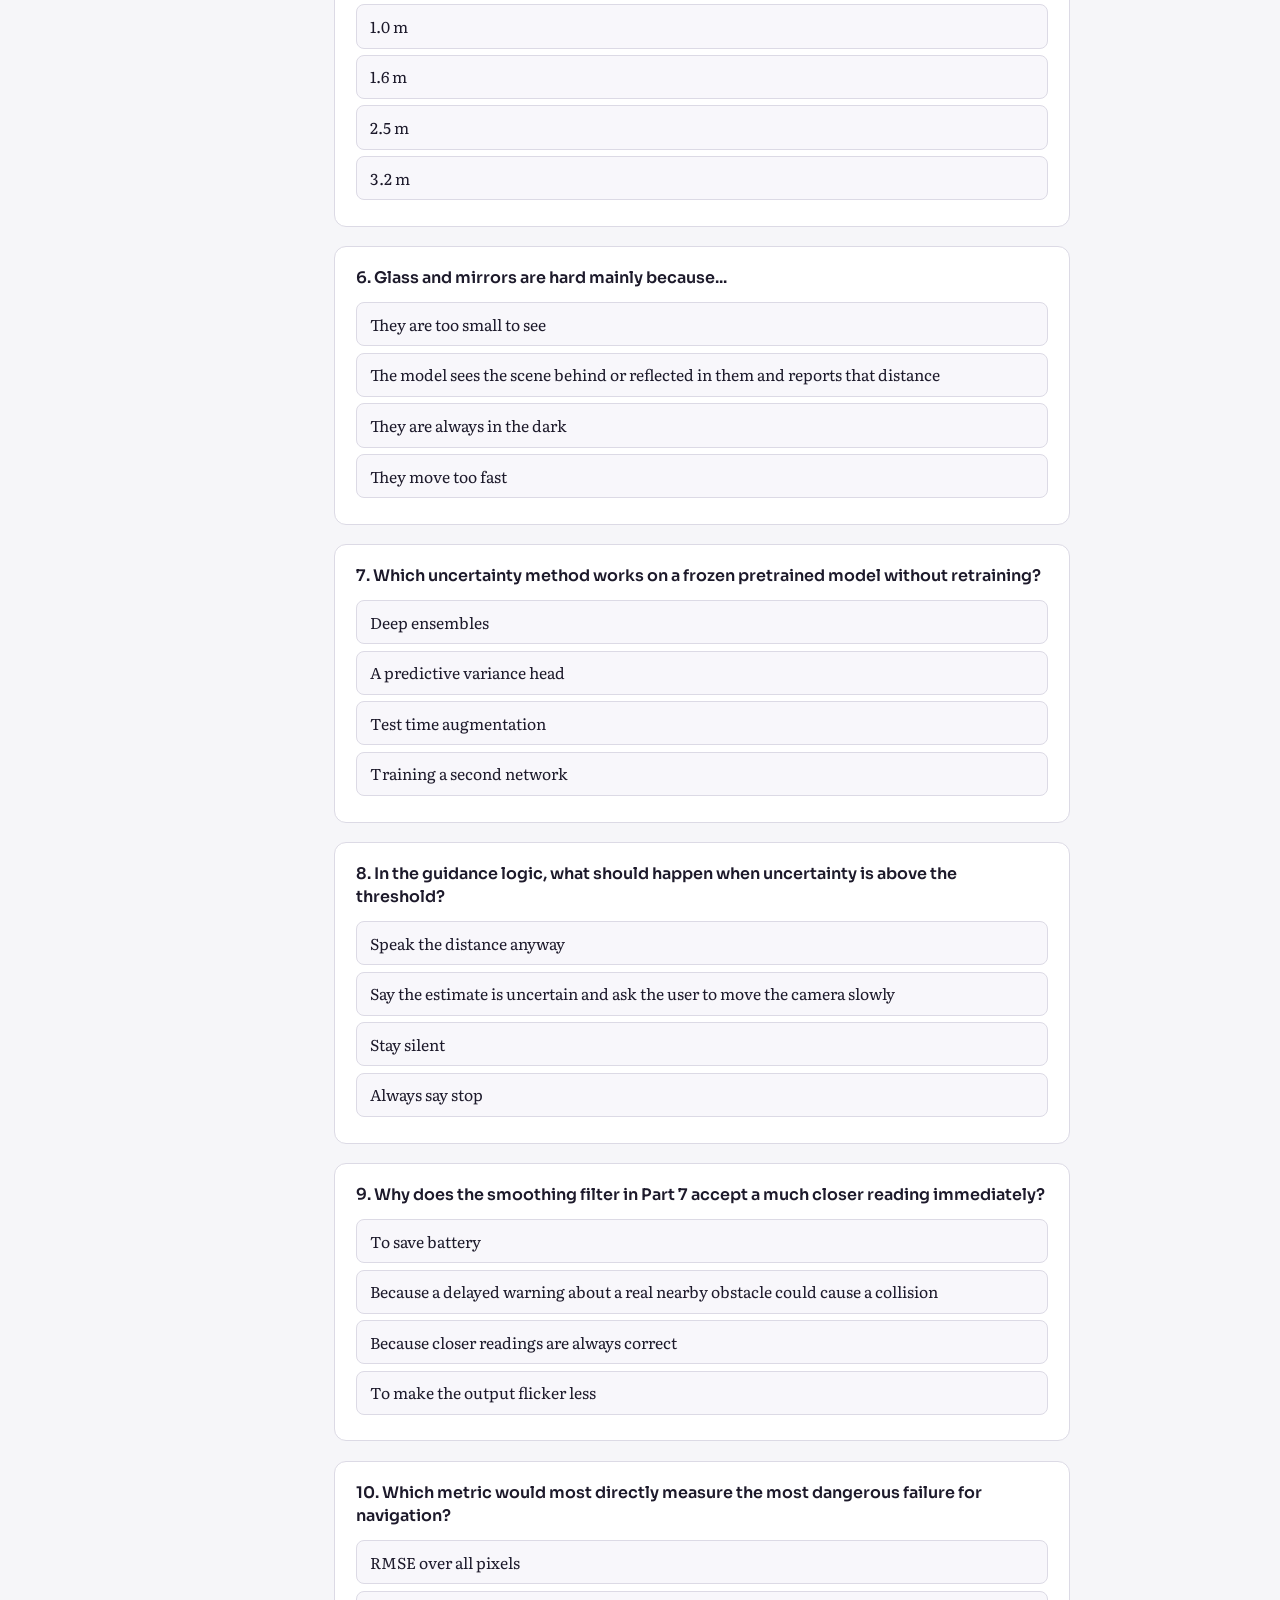
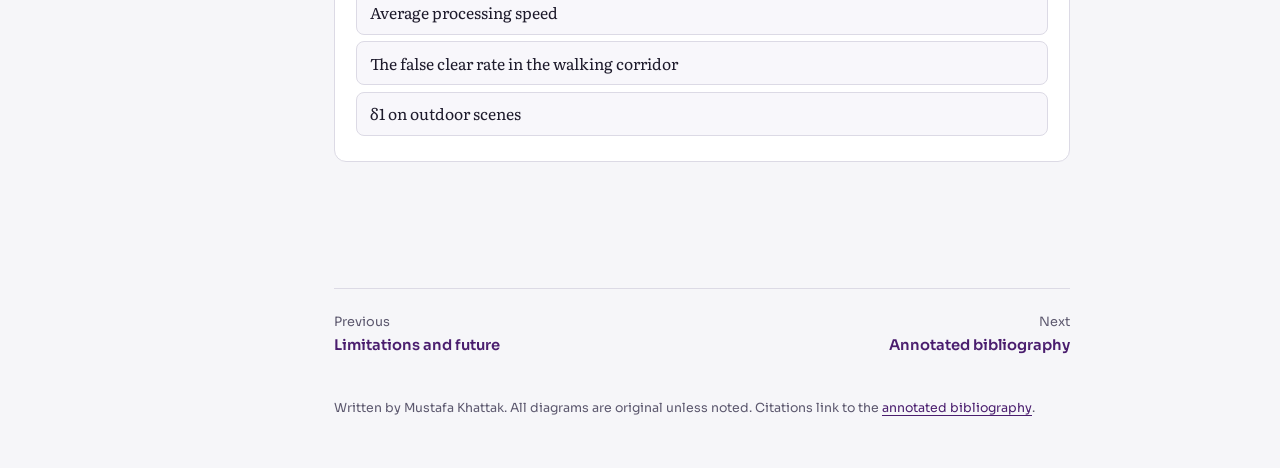
<file: quiz.html>
<!DOCTYPE html><html lang="en"><head><meta charset="utf-8"><meta name="viewport" content="width=device-width, initial-scale=1">
<title>Quiz | Depth you can trust</title><meta name="description" content="A research tutorial on reliable monocular depth estimation for assistive navigation by Mustafa Khattak.">
<link rel="preconnect" href="https://fonts.googleapis.com"><link rel="preconnect" href="https://fonts.gstatic.com" crossorigin>
<link href="https://fonts.googleapis.com/css2?family=Literata:opsz,wght@7..72,400;7..72,600&family=Sora:wght@400;600&family=JetBrains+Mono&display=swap" rel="stylesheet">
<link rel="stylesheet" href="assets/style.css"><link rel="icon" href="data:image/svg+xml,<svg xmlns=%22http://www.w3.org/2000/svg%22 viewBox=%220 0 100 100%22><text y=%22.9em%22 font-size=%2290%22>📏</text></svg>"></head><body><div class="layout"><aside class="side" id="side"><a class="brand" href="index.html">Depth you can trust<small>Monocular depth for assistive navigation</small></a><button class="toggle" aria-expanded="false" aria-controls="navbox" onclick="var s=document.getElementById('side');s.classList.toggle('open');this.setAttribute('aria-expanded',s.classList.contains('open'))">Contents</button><div class="navbox" id="navbox"><nav aria-label="Tutorial parts"><ul class="scale"><li><a href="index.html">Home</a></li><li><a href="intro.html"><span class="n">1</span>Introduction and problem</a></li><li><a href="relative-metric.html"><span class="n">2</span>Relative and metric depth</a></li><li><a href="models.html"><span class="n">3</span>Depth models</a></li><li><a href="metric.html"><span class="n">4</span>Relative to metric</a></li><li><a href="uncertainty.html"><span class="n">5</span>Uncertainty</a></li><li><a href="hard-cases.html"><span class="n">6</span>Difficult conditions</a></li><li><a href="video.html"><span class="n">7</span>Depth from video</a></li><li><a href="evaluation.html"><span class="n">8</span>Evaluating models</a></li><li><a href="navigation.html"><span class="n">9</span>Assistive navigation</a></li><li><a href="future.html"><span class="n">10</span>Limitations and future</a></li><li class="on"><a href="quiz.html" aria-current="page">Quiz</a></li><li><a href="references.html">Annotated bibliography</a></li></ul></nav><div class="ends"><span>start</span><span>finish</span></div></div></aside><main id="main"><div class="wrap"><p class="part">Check your understanding</p><h1>Quiz</h1><div class="listen"><span>Listen to this page</span><audio controls preload="none" src="audio/quiz.m4a" type="audio/mp4">Your browser does not support audio.</audio></div><p>Ten questions covering the whole tutorial. Choose an answer to see whether it is right and why. Nothing is recorded.</p>
<div class="q" data-a="1"><h3>1. Why can a single image not determine absolute depth through geometry alone?</h3>
<button class="opt" data-i="0">The camera sensor is too low resolution</button>
<button class="opt" data-i="1">Scaling the whole scene up or down produces the same image</button>
<button class="opt" data-i="2">Depth networks cannot process color</button>
<button class="opt" data-i="3">Phone lenses distort the image</button>
<p class="why">Projection divides by depth, so (X, Y, Z) and (2X, 2Y, 2Z) land on the same pixel. Networks must rely on learned cues instead.</p></div>
<div class="q" data-a="2"><h3>2. A relative depth model tells you that a door is closer than a wall. What does it NOT tell you?</h3>
<button class="opt" data-i="0">Which object is closer</button>
<button class="opt" data-i="1">The layout of the scene</button>
<button class="opt" data-i="2">The distance to the door in meters</button>
<button class="opt" data-i="3">Where the door is in the image</button>
<p class="why">Relative depth is only correct up to an unknown scale and shift, so distances in meters are missing.</p></div>
<div class="q" data-a="1"><h3>3. What does the scale and shift invariant loss used by MiDaS allow?</h3>
<button class="opt" data-i="0">Training without any images</button>
<button class="opt" data-i="1">Mixing datasets with different and unknown depth scales</button>
<button class="opt" data-i="2">Running the model on a microcontroller</button>
<button class="opt" data-i="3">Predicting depth in meters directly</button>
<p class="why">Each prediction is aligned to the ground truth before computing the error, so datasets with incompatible units can be combined.</p></div>
<div class="q" data-a="1"><h3>4. What was the key data change in Depth Anything V2?</h3>
<button class="opt" data-i="0">Using only depth from 3D movies</button>
<button class="opt" data-i="1">Training the teacher only on precise synthetic images, then pseudo labeling real images</button>
<button class="opt" data-i="2">Removing all real images from student training</button>
<button class="opt" data-i="3">Training on a single indoor dataset</button>
<p class="why">Synthetic labels are precise, and pseudo labeled real images close the gap between synthetic and real appearance.</p></div>
<div class="q" data-a="1"><h3>5. A relative model predicts disparity 0.8 at 1 m and 0.2 at 4 m. Using scale and shift alignment, what is the depth of a pixel with disparity 0.5?</h3>
<button class="opt" data-i="0">1.0 m</button>
<button class="opt" data-i="1">1.6 m</button>
<button class="opt" data-i="2">2.5 m</button>
<button class="opt" data-i="3">3.2 m</button>
<p class="why">Solving gives s = 1.25 and t = 0. Then 1.25 × 0.5 = 0.625 inverse meters, which is 1.6 m.</p></div>
<div class="q" data-a="1"><h3>6. Glass and mirrors are hard mainly because...</h3>
<button class="opt" data-i="0">They are too small to see</button>
<button class="opt" data-i="1">The model sees the scene behind or reflected in them and reports that distance</button>
<button class="opt" data-i="2">They are always in the dark</button>
<button class="opt" data-i="3">They move too fast</button>
<p class="why">The visible content is far away or virtual, so the model reports a large distance at the surface the user could walk into.</p></div>
<div class="q" data-a="2"><h3>7. Which uncertainty method works on a frozen pretrained model without retraining?</h3>
<button class="opt" data-i="0">Deep ensembles</button>
<button class="opt" data-i="1">A predictive variance head</button>
<button class="opt" data-i="2">Test time augmentation</button>
<button class="opt" data-i="3">Training a second network</button>
<p class="why">Flipping or relighting the input and measuring disagreement only needs extra forward passes.</p></div>
<div class="q" data-a="1"><h3>8. In the guidance logic, what should happen when uncertainty is above the threshold?</h3>
<button class="opt" data-i="0">Speak the distance anyway</button>
<button class="opt" data-i="1">Say the estimate is uncertain and ask the user to move the camera slowly</button>
<button class="opt" data-i="2">Stay silent</button>
<button class="opt" data-i="3">Always say stop</button>
<p class="why">An honest uncertain message avoids confidently wrong guidance and gives the model a better view.</p></div>
<div class="q" data-a="1"><h3>9. Why does the smoothing filter in Part 7 accept a much closer reading immediately?</h3>
<button class="opt" data-i="0">To save battery</button>
<button class="opt" data-i="1">Because a delayed warning about a real nearby obstacle could cause a collision</button>
<button class="opt" data-i="2">Because closer readings are always correct</button>
<button class="opt" data-i="3">To make the output flicker less</button>
<p class="why">False alarms are inconvenient, but delayed real warnings are dangerous, so the filter is deliberately asymmetric.</p></div>
<div class="q" data-a="2"><h3>10. Which metric would most directly measure the most dangerous failure for navigation?</h3>
<button class="opt" data-i="0">RMSE over all pixels</button>
<button class="opt" data-i="1">Average processing speed</button>
<button class="opt" data-i="2">The false clear rate in the walking corridor</button>
<button class="opt" data-i="3">δ1 on outdoor scenes</button>
<p class="why">Saying the path is clear when it is not is the error most likely to cause harm, so it deserves its own measurement.</p></div>
<div class="score" id="score" aria-live="polite">Score: 0 of 10 answered</div>
<script>
(function(){var right=0,done=0;document.querySelectorAll('.q').forEach(function(q){var a=+q.dataset.a;q.querySelectorAll('.opt').forEach(function(b){b.addEventListener('click',function(){if(q.classList.contains('done'))return;q.classList.add('done');done++;var i=+b.dataset.i;if(i===a){right++;b.classList.add('right');}else{b.classList.add('wrong');q.querySelectorAll('.opt')[a].classList.add('right');}q.querySelectorAll('.opt').forEach(function(x){x.disabled=true});document.getElementById('score').textContent='Score: '+right+' correct out of '+done+' answered'+(done===10?'. Finished!':'');});});});})();
</script><nav class="pager" aria-label="Previous and next"><a href="future.html"><span>Previous</span>Limitations and future</a><a class="next" href="references.html"><span>Next</span>Annotated bibliography</a></nav><footer>Written by Mustafa Khattak. All diagrams are original unless noted. Citations link to the <a href="references.html">annotated bibliography</a>.</footer></div></main></div></body></html>
</file>
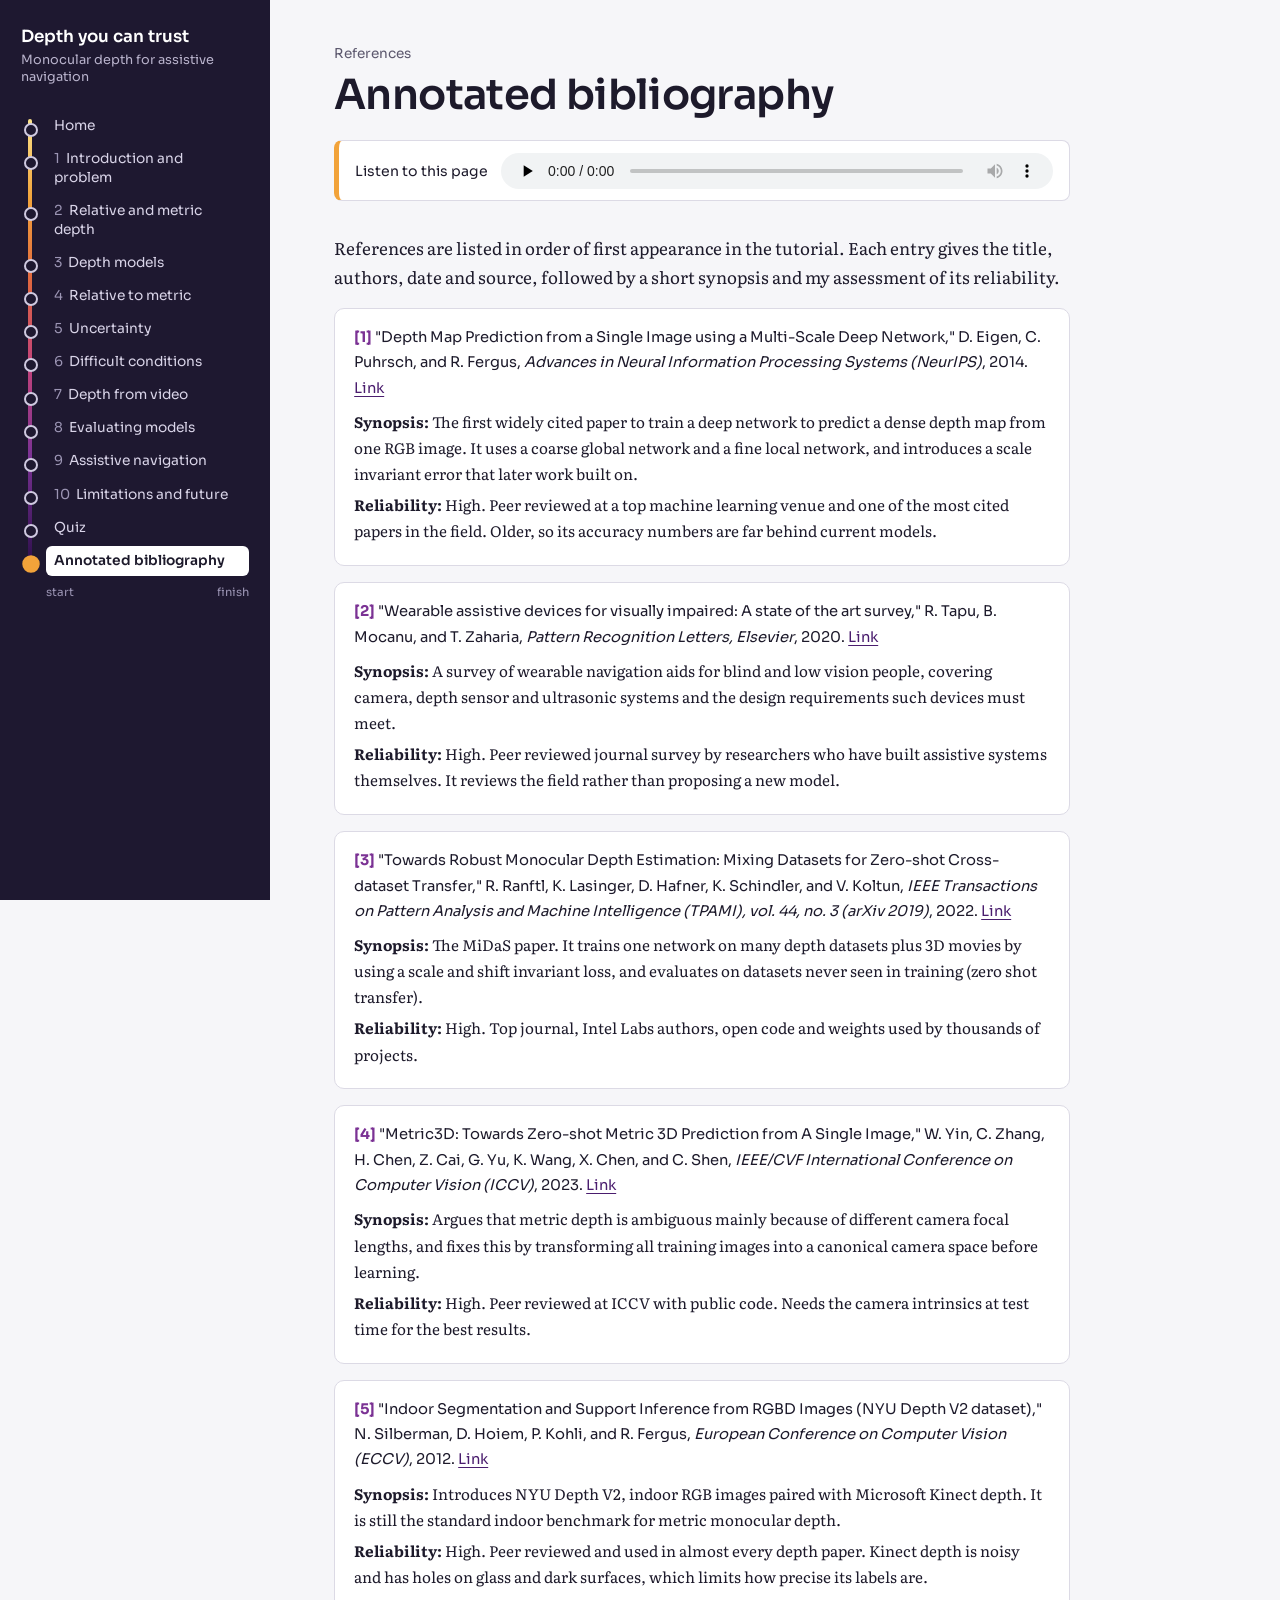
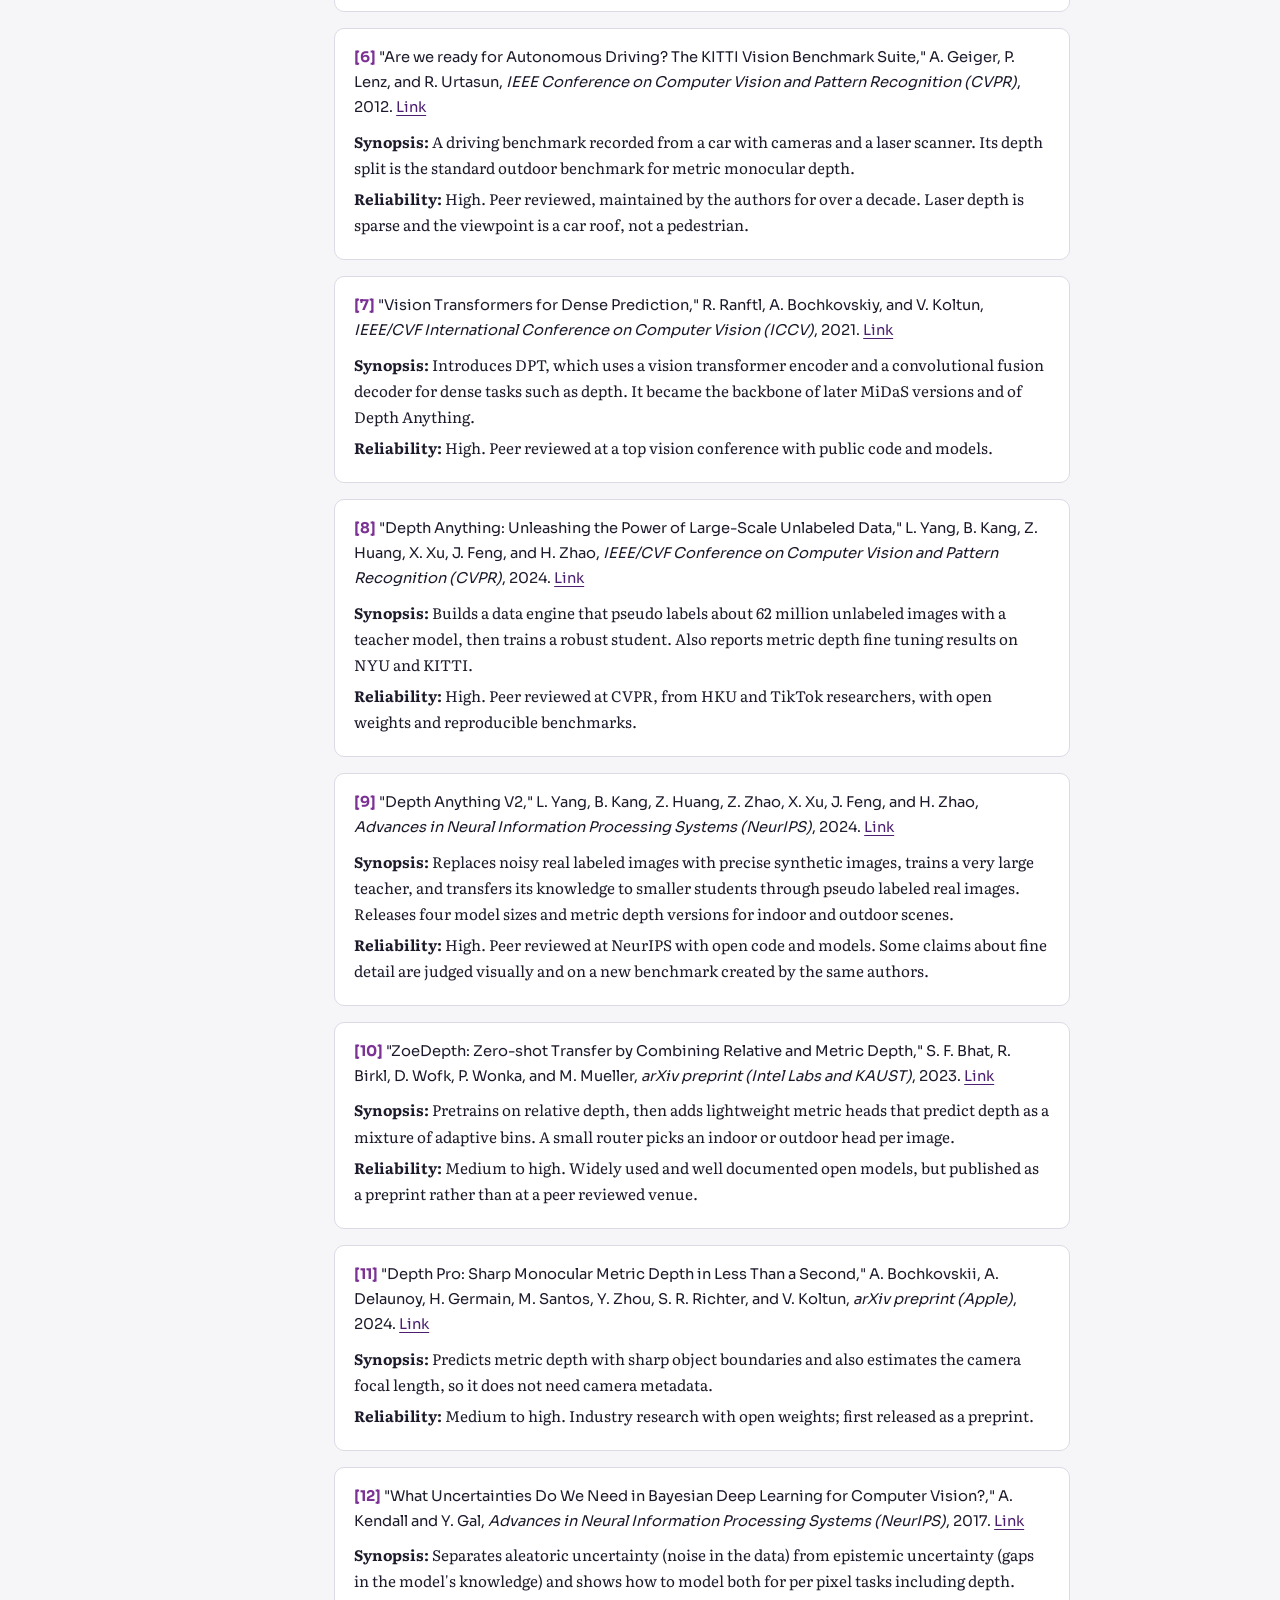
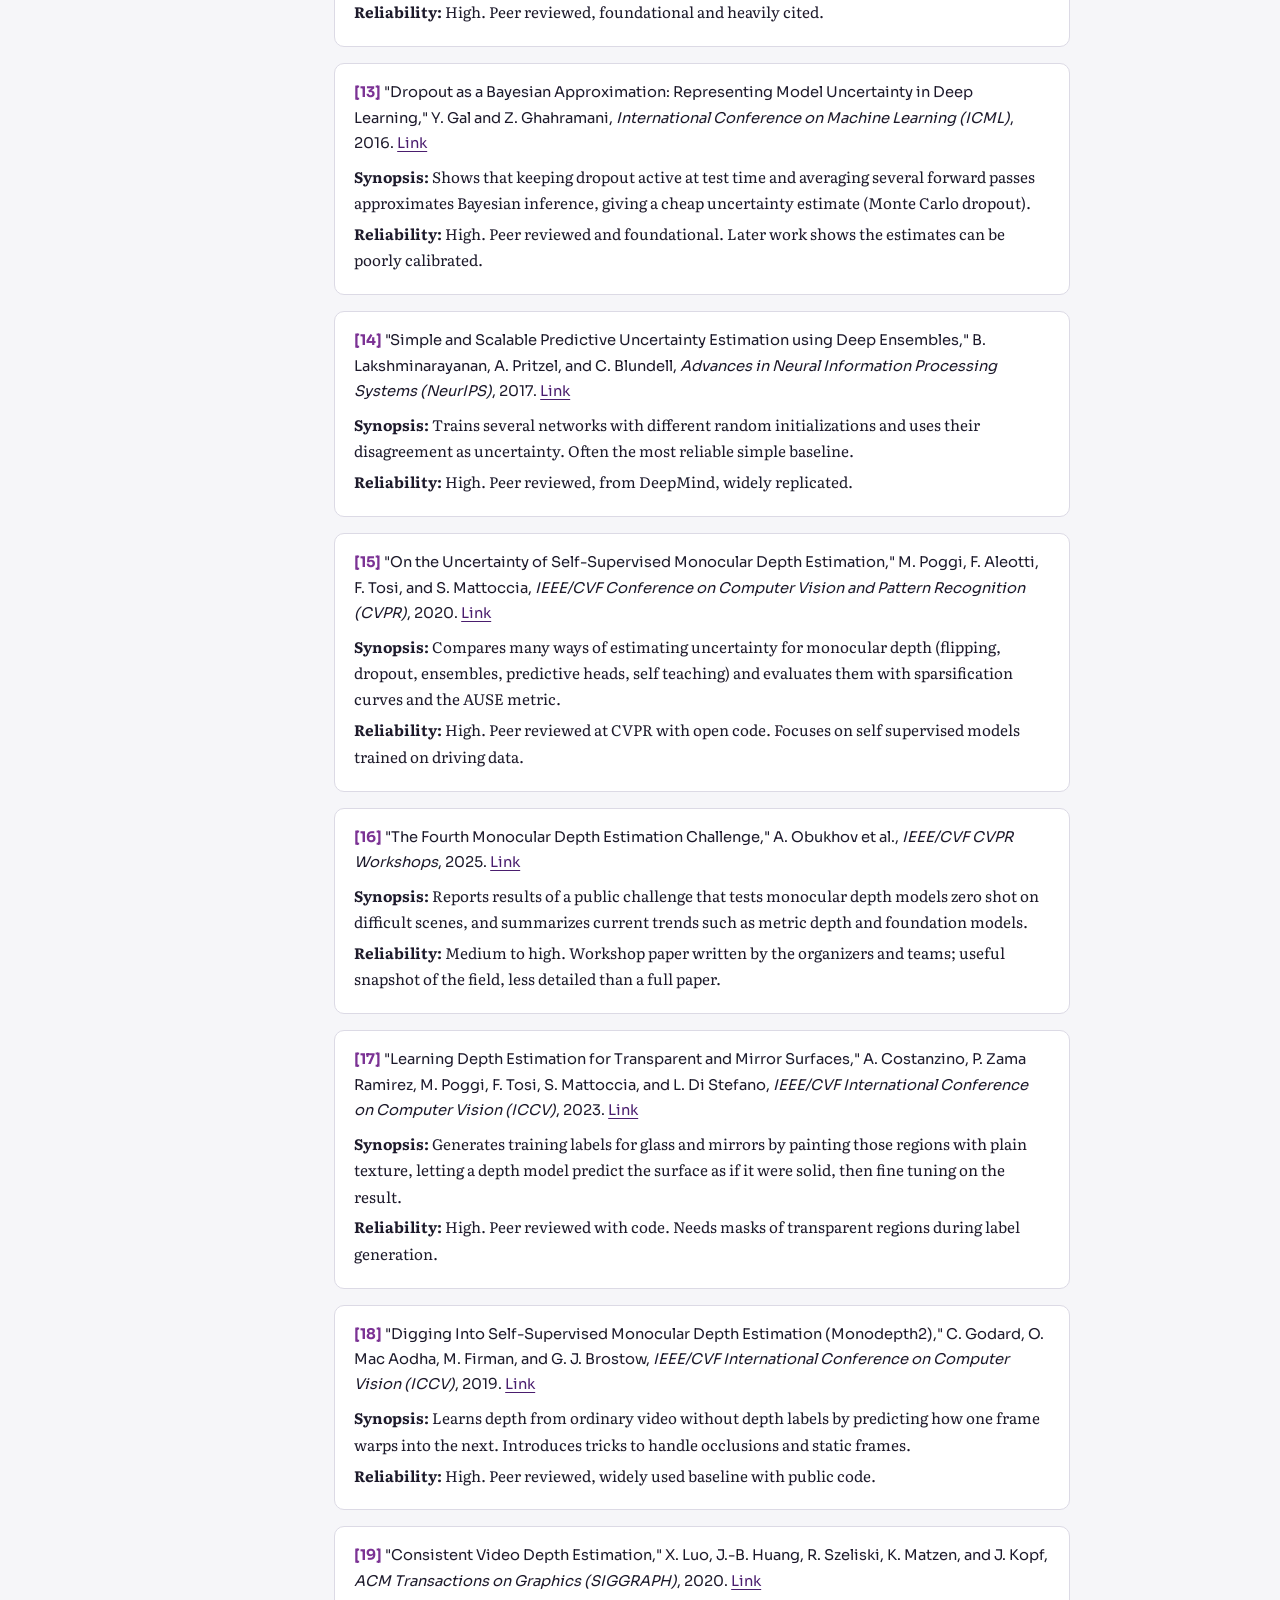
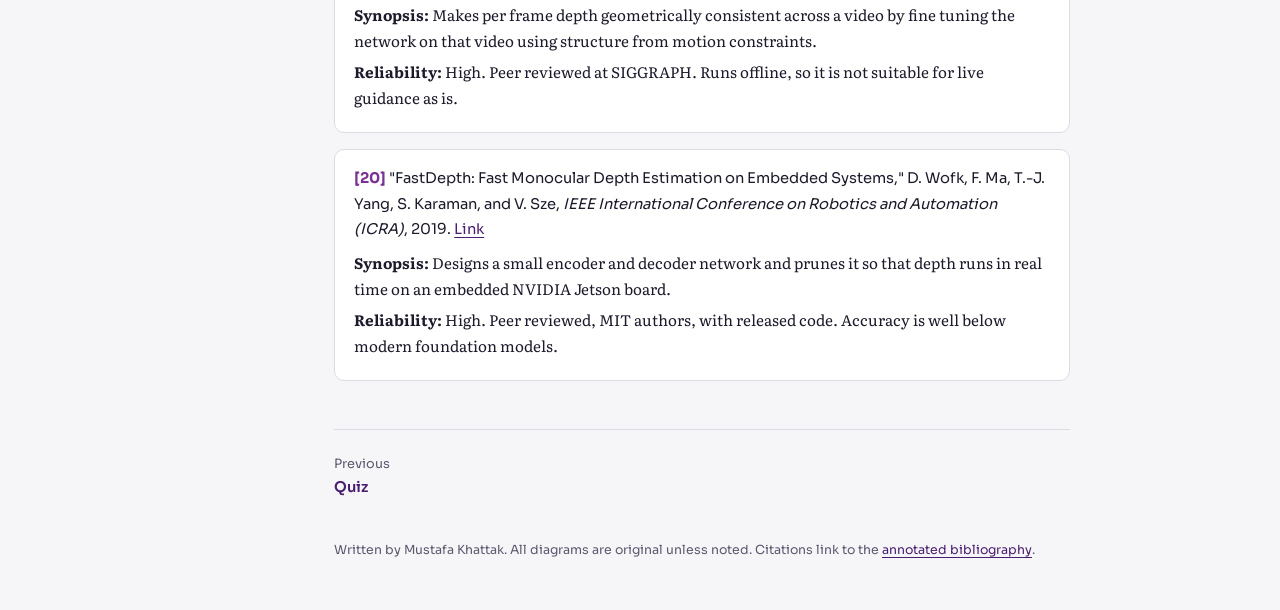
<file: references.html>
<!DOCTYPE html><html lang="en"><head><meta charset="utf-8"><meta name="viewport" content="width=device-width, initial-scale=1">
<title>Annotated bibliography | Depth you can trust</title><meta name="description" content="A research tutorial on reliable monocular depth estimation for assistive navigation by Mustafa Khattak.">
<link rel="preconnect" href="https://fonts.googleapis.com"><link rel="preconnect" href="https://fonts.gstatic.com" crossorigin>
<link href="https://fonts.googleapis.com/css2?family=Literata:opsz,wght@7..72,400;7..72,600&family=Sora:wght@400;600&family=JetBrains+Mono&display=swap" rel="stylesheet">
<link rel="stylesheet" href="assets/style.css"><link rel="icon" href="data:image/svg+xml,<svg xmlns=%22http://www.w3.org/2000/svg%22 viewBox=%220 0 100 100%22><text y=%22.9em%22 font-size=%2290%22>📏</text></svg>"></head><body><div class="layout"><aside class="side" id="side"><a class="brand" href="index.html">Depth you can trust<small>Monocular depth for assistive navigation</small></a><button class="toggle" aria-expanded="false" aria-controls="navbox" onclick="var s=document.getElementById('side');s.classList.toggle('open');this.setAttribute('aria-expanded',s.classList.contains('open'))">Contents</button><div class="navbox" id="navbox"><nav aria-label="Tutorial parts"><ul class="scale"><li><a href="index.html">Home</a></li><li><a href="intro.html"><span class="n">1</span>Introduction and problem</a></li><li><a href="relative-metric.html"><span class="n">2</span>Relative and metric depth</a></li><li><a href="models.html"><span class="n">3</span>Depth models</a></li><li><a href="metric.html"><span class="n">4</span>Relative to metric</a></li><li><a href="uncertainty.html"><span class="n">5</span>Uncertainty</a></li><li><a href="hard-cases.html"><span class="n">6</span>Difficult conditions</a></li><li><a href="video.html"><span class="n">7</span>Depth from video</a></li><li><a href="evaluation.html"><span class="n">8</span>Evaluating models</a></li><li><a href="navigation.html"><span class="n">9</span>Assistive navigation</a></li><li><a href="future.html"><span class="n">10</span>Limitations and future</a></li><li><a href="quiz.html">Quiz</a></li><li class="on"><a href="references.html" aria-current="page">Annotated bibliography</a></li></ul></nav><div class="ends"><span>start</span><span>finish</span></div></div></aside><main id="main"><div class="wrap"><p class="part">References</p><h1>Annotated bibliography</h1><div class="listen"><span>Listen to this page</span><audio controls preload="none" src="audio/references.m4a" type="audio/mp4">Your browser does not support audio.</audio></div><p>References are listed in order of first appearance in the tutorial. Each entry gives the title, authors, date and source, followed by a short synopsis and my assessment of its reliability.</p><ol class="bib">
<li id="r1"><div class="ref"><b>[1]</b> "Depth Map Prediction from a Single Image using a Multi-Scale Deep Network," D. Eigen, C. Puhrsch, and R. Fergus, <i>Advances in Neural Information Processing Systems (NeurIPS)</i>, 2014. <a href="https://arxiv.org/abs/1406.2283" target="_blank" rel="noopener">Link</a></div><p><b>Synopsis:</b> The first widely cited paper to train a deep network to predict a dense depth map from one RGB image. It uses a coarse global network and a fine local network, and introduces a scale invariant error that later work built on.</p><p><b>Reliability:</b> High. Peer reviewed at a top machine learning venue and one of the most cited papers in the field. Older, so its accuracy numbers are far behind current models.</p></li>
<li id="r2"><div class="ref"><b>[2]</b> "Wearable assistive devices for visually impaired: A state of the art survey," R. Tapu, B. Mocanu, and T. Zaharia, <i>Pattern Recognition Letters, Elsevier</i>, 2020. <a href="https://scholar.google.com/scholar?q=Wearable+assistive+devices+for+visually+impaired%3A+A+state+of+the+art+survey" target="_blank" rel="noopener">Link</a></div><p><b>Synopsis:</b> A survey of wearable navigation aids for blind and low vision people, covering camera, depth sensor and ultrasonic systems and the design requirements such devices must meet.</p><p><b>Reliability:</b> High. Peer reviewed journal survey by researchers who have built assistive systems themselves. It reviews the field rather than proposing a new model.</p></li>
<li id="r3"><div class="ref"><b>[3]</b> "Towards Robust Monocular Depth Estimation: Mixing Datasets for Zero-shot Cross-dataset Transfer," R. Ranftl, K. Lasinger, D. Hafner, K. Schindler, and V. Koltun, <i>IEEE Transactions on Pattern Analysis and Machine Intelligence (TPAMI), vol. 44, no. 3 (arXiv 2019)</i>, 2022. <a href="https://arxiv.org/abs/1907.01341" target="_blank" rel="noopener">Link</a></div><p><b>Synopsis:</b> The MiDaS paper. It trains one network on many depth datasets plus 3D movies by using a scale and shift invariant loss, and evaluates on datasets never seen in training (zero shot transfer).</p><p><b>Reliability:</b> High. Top journal, Intel Labs authors, open code and weights used by thousands of projects.</p></li>
<li id="r4"><div class="ref"><b>[4]</b> "Metric3D: Towards Zero-shot Metric 3D Prediction from A Single Image," W. Yin, C. Zhang, H. Chen, Z. Cai, G. Yu, K. Wang, X. Chen, and C. Shen, <i>IEEE/CVF International Conference on Computer Vision (ICCV)</i>, 2023. <a href="https://arxiv.org/abs/2307.10984" target="_blank" rel="noopener">Link</a></div><p><b>Synopsis:</b> Argues that metric depth is ambiguous mainly because of different camera focal lengths, and fixes this by transforming all training images into a canonical camera space before learning.</p><p><b>Reliability:</b> High. Peer reviewed at ICCV with public code. Needs the camera intrinsics at test time for the best results.</p></li>
<li id="r5"><div class="ref"><b>[5]</b> "Indoor Segmentation and Support Inference from RGBD Images (NYU Depth V2 dataset)," N. Silberman, D. Hoiem, P. Kohli, and R. Fergus, <i>European Conference on Computer Vision (ECCV)</i>, 2012. <a href="https://cs.nyu.edu/~fergus/datasets/nyu_depth_v2.html" target="_blank" rel="noopener">Link</a></div><p><b>Synopsis:</b> Introduces NYU Depth V2, indoor RGB images paired with Microsoft Kinect depth. It is still the standard indoor benchmark for metric monocular depth.</p><p><b>Reliability:</b> High. Peer reviewed and used in almost every depth paper. Kinect depth is noisy and has holes on glass and dark surfaces, which limits how precise its labels are.</p></li>
<li id="r6"><div class="ref"><b>[6]</b> "Are we ready for Autonomous Driving? The KITTI Vision Benchmark Suite," A. Geiger, P. Lenz, and R. Urtasun, <i>IEEE Conference on Computer Vision and Pattern Recognition (CVPR)</i>, 2012. <a href="https://www.cvlibs.net/datasets/kitti/" target="_blank" rel="noopener">Link</a></div><p><b>Synopsis:</b> A driving benchmark recorded from a car with cameras and a laser scanner. Its depth split is the standard outdoor benchmark for metric monocular depth.</p><p><b>Reliability:</b> High. Peer reviewed, maintained by the authors for over a decade. Laser depth is sparse and the viewpoint is a car roof, not a pedestrian.</p></li>
<li id="r7"><div class="ref"><b>[7]</b> "Vision Transformers for Dense Prediction," R. Ranftl, A. Bochkovskiy, and V. Koltun, <i>IEEE/CVF International Conference on Computer Vision (ICCV)</i>, 2021. <a href="https://arxiv.org/abs/2103.13413" target="_blank" rel="noopener">Link</a></div><p><b>Synopsis:</b> Introduces DPT, which uses a vision transformer encoder and a convolutional fusion decoder for dense tasks such as depth. It became the backbone of later MiDaS versions and of Depth Anything.</p><p><b>Reliability:</b> High. Peer reviewed at a top vision conference with public code and models.</p></li>
<li id="r8"><div class="ref"><b>[8]</b> "Depth Anything: Unleashing the Power of Large-Scale Unlabeled Data," L. Yang, B. Kang, Z. Huang, X. Xu, J. Feng, and H. Zhao, <i>IEEE/CVF Conference on Computer Vision and Pattern Recognition (CVPR)</i>, 2024. <a href="https://arxiv.org/abs/2401.10891" target="_blank" rel="noopener">Link</a></div><p><b>Synopsis:</b> Builds a data engine that pseudo labels about 62 million unlabeled images with a teacher model, then trains a robust student. Also reports metric depth fine tuning results on NYU and KITTI.</p><p><b>Reliability:</b> High. Peer reviewed at CVPR, from HKU and TikTok researchers, with open weights and reproducible benchmarks.</p></li>
<li id="r9"><div class="ref"><b>[9]</b> "Depth Anything V2," L. Yang, B. Kang, Z. Huang, Z. Zhao, X. Xu, J. Feng, and H. Zhao, <i>Advances in Neural Information Processing Systems (NeurIPS)</i>, 2024. <a href="https://arxiv.org/abs/2406.09414" target="_blank" rel="noopener">Link</a></div><p><b>Synopsis:</b> Replaces noisy real labeled images with precise synthetic images, trains a very large teacher, and transfers its knowledge to smaller students through pseudo labeled real images. Releases four model sizes and metric depth versions for indoor and outdoor scenes.</p><p><b>Reliability:</b> High. Peer reviewed at NeurIPS with open code and models. Some claims about fine detail are judged visually and on a new benchmark created by the same authors.</p></li>
<li id="r10"><div class="ref"><b>[10]</b> "ZoeDepth: Zero-shot Transfer by Combining Relative and Metric Depth," S. F. Bhat, R. Birkl, D. Wofk, P. Wonka, and M. Mueller, <i>arXiv preprint (Intel Labs and KAUST)</i>, 2023. <a href="https://arxiv.org/abs/2302.12288" target="_blank" rel="noopener">Link</a></div><p><b>Synopsis:</b> Pretrains on relative depth, then adds lightweight metric heads that predict depth as a mixture of adaptive bins. A small router picks an indoor or outdoor head per image.</p><p><b>Reliability:</b> Medium to high. Widely used and well documented open models, but published as a preprint rather than at a peer reviewed venue.</p></li>
<li id="r11"><div class="ref"><b>[11]</b> "Depth Pro: Sharp Monocular Metric Depth in Less Than a Second," A. Bochkovskii, A. Delaunoy, H. Germain, M. Santos, Y. Zhou, S. R. Richter, and V. Koltun, <i>arXiv preprint (Apple)</i>, 2024. <a href="https://arxiv.org/abs/2410.02073" target="_blank" rel="noopener">Link</a></div><p><b>Synopsis:</b> Predicts metric depth with sharp object boundaries and also estimates the camera focal length, so it does not need camera metadata.</p><p><b>Reliability:</b> Medium to high. Industry research with open weights; first released as a preprint.</p></li>
<li id="r12"><div class="ref"><b>[12]</b> "What Uncertainties Do We Need in Bayesian Deep Learning for Computer Vision?," A. Kendall and Y. Gal, <i>Advances in Neural Information Processing Systems (NeurIPS)</i>, 2017. <a href="https://arxiv.org/abs/1703.04977" target="_blank" rel="noopener">Link</a></div><p><b>Synopsis:</b> Separates aleatoric uncertainty (noise in the data) from epistemic uncertainty (gaps in the model&#x27;s knowledge) and shows how to model both for per pixel tasks including depth.</p><p><b>Reliability:</b> High. Peer reviewed, foundational and heavily cited.</p></li>
<li id="r13"><div class="ref"><b>[13]</b> "Dropout as a Bayesian Approximation: Representing Model Uncertainty in Deep Learning," Y. Gal and Z. Ghahramani, <i>International Conference on Machine Learning (ICML)</i>, 2016. <a href="https://arxiv.org/abs/1506.02142" target="_blank" rel="noopener">Link</a></div><p><b>Synopsis:</b> Shows that keeping dropout active at test time and averaging several forward passes approximates Bayesian inference, giving a cheap uncertainty estimate (Monte Carlo dropout).</p><p><b>Reliability:</b> High. Peer reviewed and foundational. Later work shows the estimates can be poorly calibrated.</p></li>
<li id="r14"><div class="ref"><b>[14]</b> "Simple and Scalable Predictive Uncertainty Estimation using Deep Ensembles," B. Lakshminarayanan, A. Pritzel, and C. Blundell, <i>Advances in Neural Information Processing Systems (NeurIPS)</i>, 2017. <a href="https://arxiv.org/abs/1612.01474" target="_blank" rel="noopener">Link</a></div><p><b>Synopsis:</b> Trains several networks with different random initializations and uses their disagreement as uncertainty. Often the most reliable simple baseline.</p><p><b>Reliability:</b> High. Peer reviewed, from DeepMind, widely replicated.</p></li>
<li id="r15"><div class="ref"><b>[15]</b> "On the Uncertainty of Self-Supervised Monocular Depth Estimation," M. Poggi, F. Aleotti, F. Tosi, and S. Mattoccia, <i>IEEE/CVF Conference on Computer Vision and Pattern Recognition (CVPR)</i>, 2020. <a href="https://arxiv.org/abs/2005.06209" target="_blank" rel="noopener">Link</a></div><p><b>Synopsis:</b> Compares many ways of estimating uncertainty for monocular depth (flipping, dropout, ensembles, predictive heads, self teaching) and evaluates them with sparsification curves and the AUSE metric.</p><p><b>Reliability:</b> High. Peer reviewed at CVPR with open code. Focuses on self supervised models trained on driving data.</p></li>
<li id="r16"><div class="ref"><b>[16]</b> "The Fourth Monocular Depth Estimation Challenge," A. Obukhov et al., <i>IEEE/CVF CVPR Workshops</i>, 2025. <a href="https://scholar.google.com/scholar?q=The+Fourth+Monocular+Depth+Estimation+Challenge" target="_blank" rel="noopener">Link</a></div><p><b>Synopsis:</b> Reports results of a public challenge that tests monocular depth models zero shot on difficult scenes, and summarizes current trends such as metric depth and foundation models.</p><p><b>Reliability:</b> Medium to high. Workshop paper written by the organizers and teams; useful snapshot of the field, less detailed than a full paper.</p></li>
<li id="r17"><div class="ref"><b>[17]</b> "Learning Depth Estimation for Transparent and Mirror Surfaces," A. Costanzino, P. Zama Ramirez, M. Poggi, F. Tosi, S. Mattoccia, and L. Di Stefano, <i>IEEE/CVF International Conference on Computer Vision (ICCV)</i>, 2023. <a href="https://arxiv.org/abs/2307.15052" target="_blank" rel="noopener">Link</a></div><p><b>Synopsis:</b> Generates training labels for glass and mirrors by painting those regions with plain texture, letting a depth model predict the surface as if it were solid, then fine tuning on the result.</p><p><b>Reliability:</b> High. Peer reviewed with code. Needs masks of transparent regions during label generation.</p></li>
<li id="r18"><div class="ref"><b>[18]</b> "Digging Into Self-Supervised Monocular Depth Estimation (Monodepth2)," C. Godard, O. Mac Aodha, M. Firman, and G. J. Brostow, <i>IEEE/CVF International Conference on Computer Vision (ICCV)</i>, 2019. <a href="https://arxiv.org/abs/1806.01260" target="_blank" rel="noopener">Link</a></div><p><b>Synopsis:</b> Learns depth from ordinary video without depth labels by predicting how one frame warps into the next. Introduces tricks to handle occlusions and static frames.</p><p><b>Reliability:</b> High. Peer reviewed, widely used baseline with public code.</p></li>
<li id="r19"><div class="ref"><b>[19]</b> "Consistent Video Depth Estimation," X. Luo, J.-B. Huang, R. Szeliski, K. Matzen, and J. Kopf, <i>ACM Transactions on Graphics (SIGGRAPH)</i>, 2020. <a href="https://arxiv.org/abs/2004.15021" target="_blank" rel="noopener">Link</a></div><p><b>Synopsis:</b> Makes per frame depth geometrically consistent across a video by fine tuning the network on that video using structure from motion constraints.</p><p><b>Reliability:</b> High. Peer reviewed at SIGGRAPH. Runs offline, so it is not suitable for live guidance as is.</p></li>
<li id="r20"><div class="ref"><b>[20]</b> "FastDepth: Fast Monocular Depth Estimation on Embedded Systems," D. Wofk, F. Ma, T.-J. Yang, S. Karaman, and V. Sze, <i>IEEE International Conference on Robotics and Automation (ICRA)</i>, 2019. <a href="https://arxiv.org/abs/1903.03273" target="_blank" rel="noopener">Link</a></div><p><b>Synopsis:</b> Designs a small encoder and decoder network and prunes it so that depth runs in real time on an embedded NVIDIA Jetson board.</p><p><b>Reliability:</b> High. Peer reviewed, MIT authors, with released code. Accuracy is well below modern foundation models.</p></li>
</ol><nav class="pager" aria-label="Previous and next"><a href="quiz.html"><span>Previous</span>Quiz</a></nav><footer>Written by Mustafa Khattak. All diagrams are original unless noted. Citations link to the <a href="references.html">annotated bibliography</a>.</footer></div></main></div></body></html>
</file>
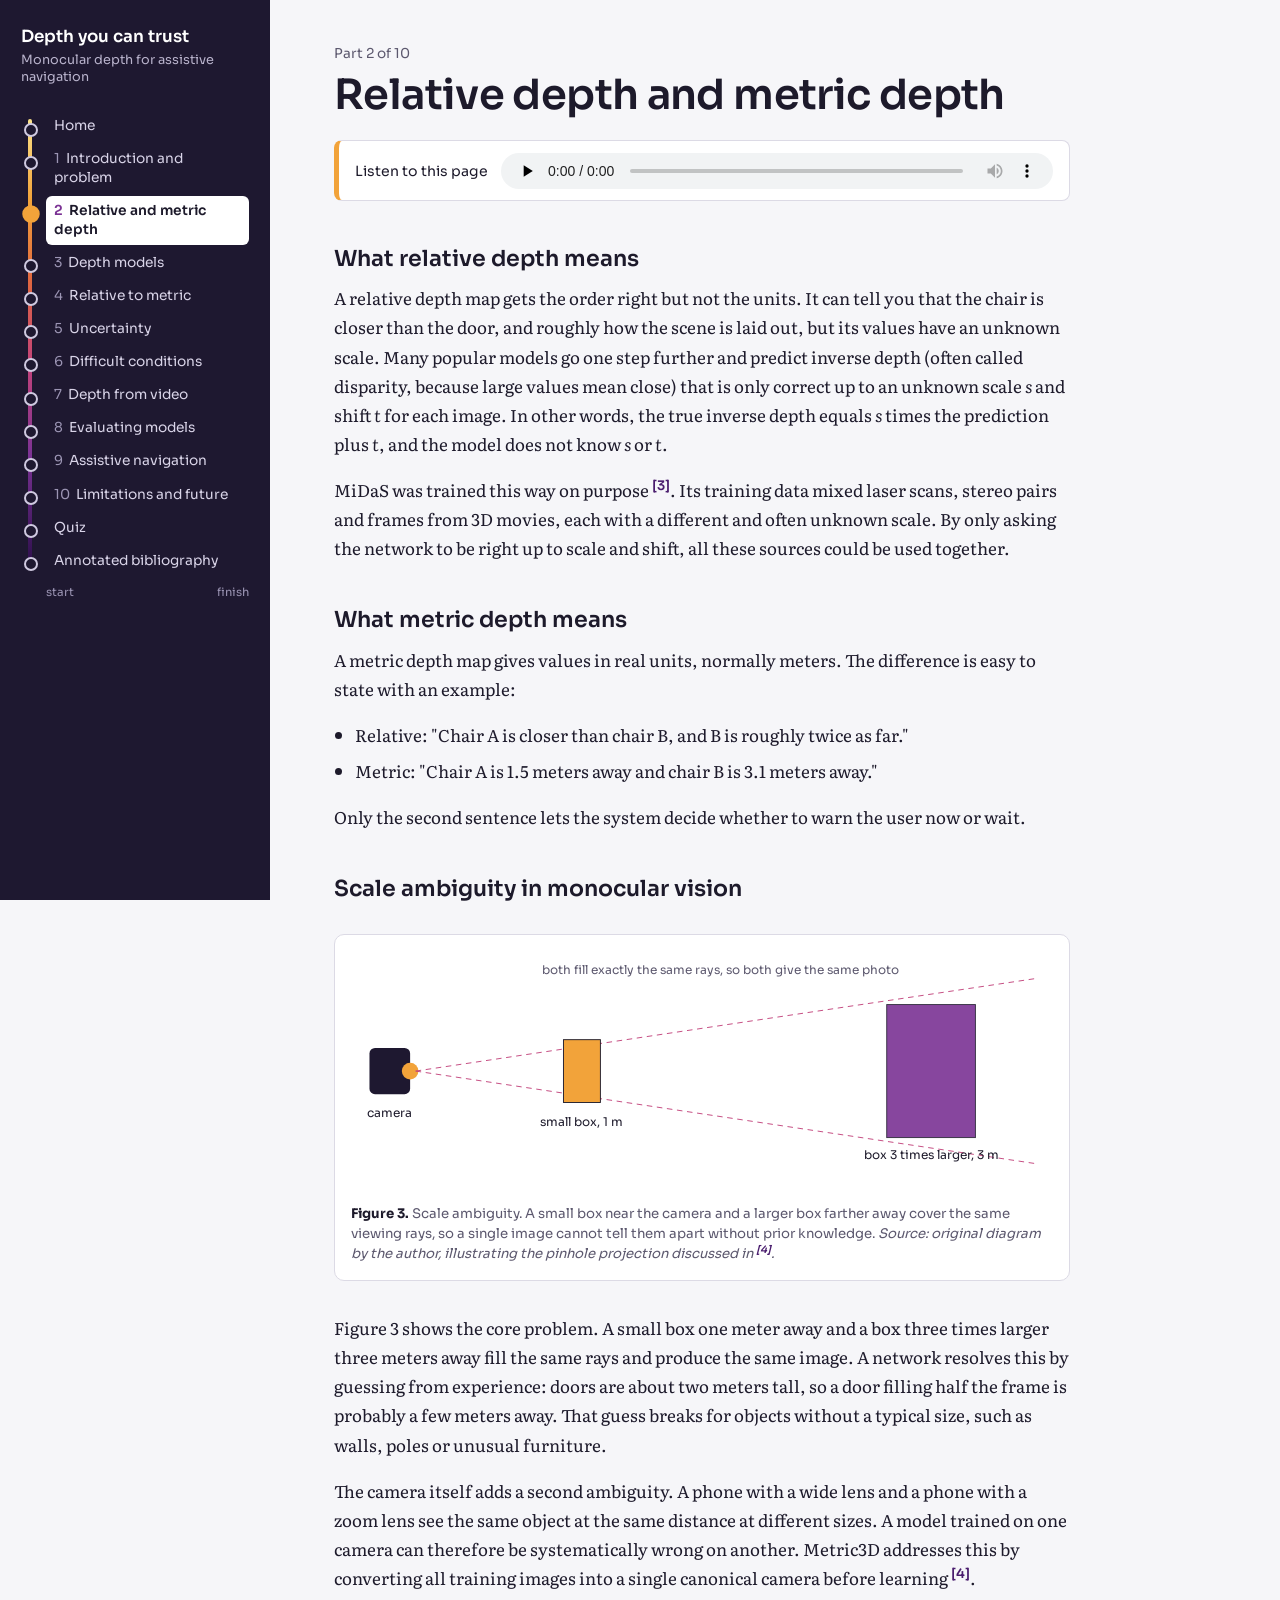
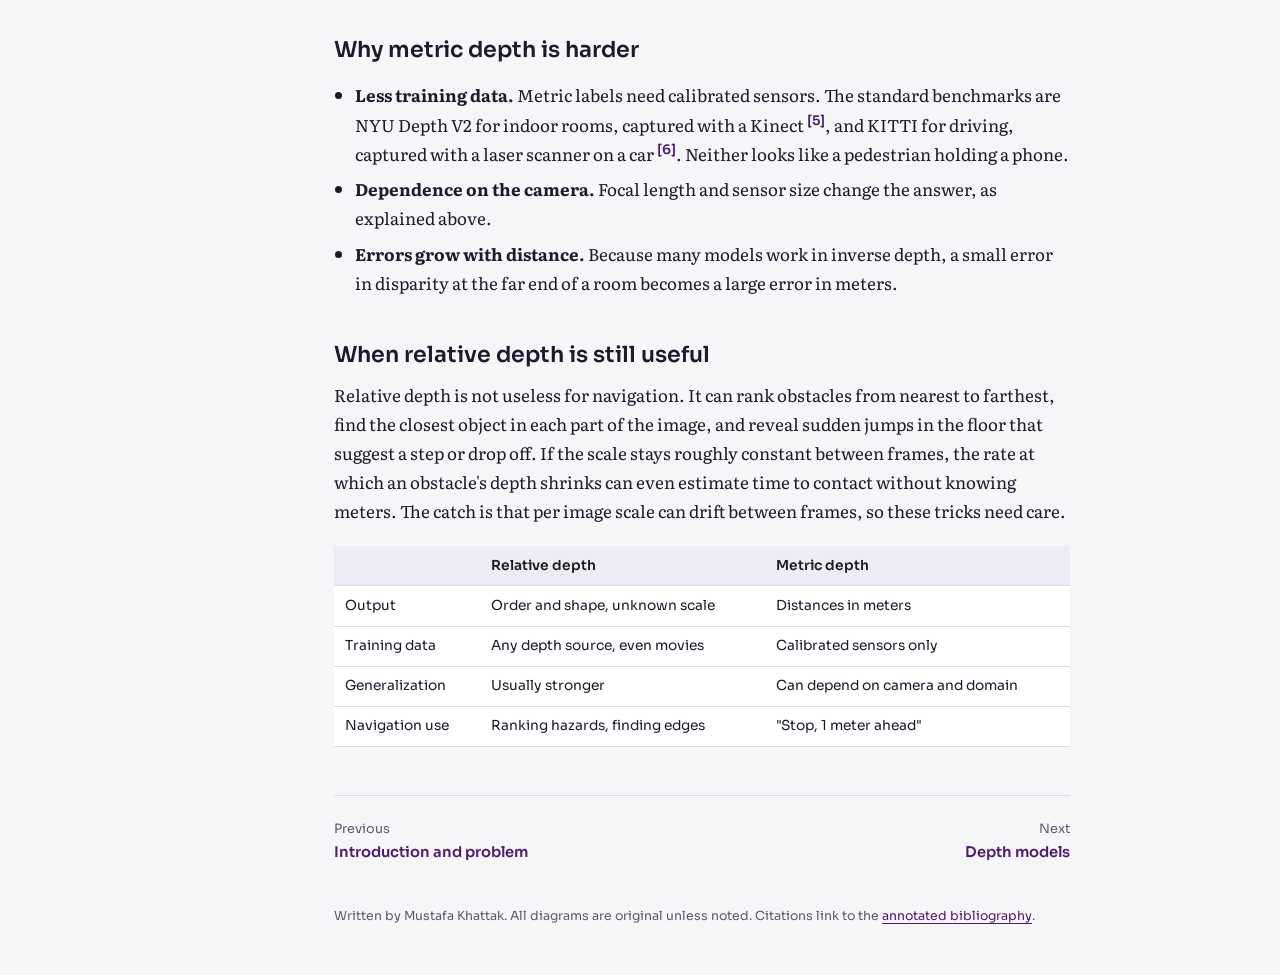
<file: relative-metric.html>
<!DOCTYPE html><html lang="en"><head><meta charset="utf-8"><meta name="viewport" content="width=device-width, initial-scale=1">
<title>Relative depth and metric depth | Depth you can trust</title><meta name="description" content="A research tutorial on reliable monocular depth estimation for assistive navigation by Mustafa Khattak.">
<link rel="preconnect" href="https://fonts.googleapis.com"><link rel="preconnect" href="https://fonts.gstatic.com" crossorigin>
<link href="https://fonts.googleapis.com/css2?family=Literata:opsz,wght@7..72,400;7..72,600&family=Sora:wght@400;600&family=JetBrains+Mono&display=swap" rel="stylesheet">
<link rel="stylesheet" href="assets/style.css"><link rel="icon" href="data:image/svg+xml,<svg xmlns=%22http://www.w3.org/2000/svg%22 viewBox=%220 0 100 100%22><text y=%22.9em%22 font-size=%2290%22>📏</text></svg>"></head><body><div class="layout"><aside class="side" id="side"><a class="brand" href="index.html">Depth you can trust<small>Monocular depth for assistive navigation</small></a><button class="toggle" aria-expanded="false" aria-controls="navbox" onclick="var s=document.getElementById('side');s.classList.toggle('open');this.setAttribute('aria-expanded',s.classList.contains('open'))">Contents</button><div class="navbox" id="navbox"><nav aria-label="Tutorial parts"><ul class="scale"><li><a href="index.html">Home</a></li><li><a href="intro.html"><span class="n">1</span>Introduction and problem</a></li><li class="on"><a href="relative-metric.html" aria-current="page"><span class="n">2</span>Relative and metric depth</a></li><li><a href="models.html"><span class="n">3</span>Depth models</a></li><li><a href="metric.html"><span class="n">4</span>Relative to metric</a></li><li><a href="uncertainty.html"><span class="n">5</span>Uncertainty</a></li><li><a href="hard-cases.html"><span class="n">6</span>Difficult conditions</a></li><li><a href="video.html"><span class="n">7</span>Depth from video</a></li><li><a href="evaluation.html"><span class="n">8</span>Evaluating models</a></li><li><a href="navigation.html"><span class="n">9</span>Assistive navigation</a></li><li><a href="future.html"><span class="n">10</span>Limitations and future</a></li><li><a href="quiz.html">Quiz</a></li><li><a href="references.html">Annotated bibliography</a></li></ul></nav><div class="ends"><span>start</span><span>finish</span></div></div></aside><main id="main"><div class="wrap"><p class="part">Part 2 of 10</p><h1>Relative depth and metric depth</h1><div class="listen"><span>Listen to this page</span><audio controls preload="none" src="audio/relative-metric.m4a" type="audio/mp4">Your browser does not support audio.</audio></div>
<h2>What relative depth means</h2>
<p>A relative depth map gets the order right but not the units. It can tell you that the chair is closer than the door, and roughly how the scene is laid out, but its values have an unknown scale. Many popular models go one step further and predict inverse depth (often called disparity, because large values mean close) that is only correct up to an unknown scale <i>s</i> and shift <i>t</i> for each image. In other words, the true inverse depth equals <i>s</i> times the prediction plus <i>t</i>, and the model does not know <i>s</i> or <i>t</i>.</p>
<p>MiDaS was trained this way on purpose <a class="cite" href="references.html#r3" title="Towards Robust Monocular Depth Estimation: Mixing Datasets for Zero-shot Cross-dataset Transfer">[3]</a>. Its training data mixed laser scans, stereo pairs and frames from 3D movies, each with a different and often unknown scale. By only asking the network to be right up to scale and shift, all these sources could be used together.</p>
<h2>What metric depth means</h2>
<p>A metric depth map gives values in real units, normally meters. The difference is easy to state with an example:</p>
<ul>
<li>Relative: "Chair A is closer than chair B, and B is roughly twice as far."</li>
<li>Metric: "Chair A is 1.5 meters away and chair B is 3.1 meters away."</li>
</ul>
<p>Only the second sentence lets the system decide whether to warn the user now or wait.</p>
<h2>Scale ambiguity in monocular vision</h2>
<figure><svg viewBox="0 0 760 260" role="img" aria-label="A small box near the camera and a large box far away produce the same image">
<g font-family="Sora,sans-serif" font-size="13" fill="#1D1A2B">
<rect x="20" y="105" width="44" height="50" rx="6" fill="#1E1830"/><circle cx="64" cy="130" r="9" fill="#F2A33A"/>
<text x="42" y="180" text-anchor="middle">camera</text>
<line x1="70" y1="130" x2="740" y2="30" stroke="#C2427A" stroke-dasharray="6 5"/>
<line x1="70" y1="130" x2="740" y2="230" stroke="#C2427A" stroke-dasharray="6 5"/>
<rect x="230" y="96" width="40" height="68" fill="#F2A33A" stroke="#1D1A2B"/>
<text x="250" y="190" text-anchor="middle">small box, 1 m</text>
<rect x="580" y="58" width="96" height="144" fill="#7B3294" stroke="#1D1A2B" opacity=".9"/>
<text x="628" y="225" text-anchor="middle">box 3 times larger, 3 m</text>
<text x="400" y="25" text-anchor="middle" fill="#5C586E">both fill exactly the same rays, so both give the same photo</text>
</g></svg><figcaption><b>Figure 3.</b> Scale ambiguity. A small box near the camera and a larger box farther away cover the same viewing rays, so a single image cannot tell them apart without prior knowledge. <i>Source: original diagram by the author, illustrating the pinhole projection discussed in <a class="cite" href="references.html#r4" title="Metric3D: Towards Zero-shot Metric 3D Prediction from A Single Image">[4]</a>.</i></figcaption></figure>
<p>Figure 3 shows the core problem. A small box one meter away and a box three times larger three meters away fill the same rays and produce the same image. A network resolves this by guessing from experience: doors are about two meters tall, so a door filling half the frame is probably a few meters away. That guess breaks for objects without a typical size, such as walls, poles or unusual furniture.</p>
<p>The camera itself adds a second ambiguity. A phone with a wide lens and a phone with a zoom lens see the same object at the same distance at different sizes. A model trained on one camera can therefore be systematically wrong on another. Metric3D addresses this by converting all training images into a single canonical camera before learning <a class="cite" href="references.html#r4" title="Metric3D: Towards Zero-shot Metric 3D Prediction from A Single Image">[4]</a>.</p>
<h2>Why metric depth is harder</h2>
<ul>
<li><b>Less training data.</b> Metric labels need calibrated sensors. The standard benchmarks are NYU Depth V2 for indoor rooms, captured with a Kinect <a class="cite" href="references.html#r5" title="Indoor Segmentation and Support Inference from RGBD Images (NYU Depth V2 dataset)">[5]</a>, and KITTI for driving, captured with a laser scanner on a car <a class="cite" href="references.html#r6" title="Are we ready for Autonomous Driving? The KITTI Vision Benchmark Suite">[6]</a>. Neither looks like a pedestrian holding a phone.</li>
<li><b>Dependence on the camera.</b> Focal length and sensor size change the answer, as explained above.</li>
<li><b>Errors grow with distance.</b> Because many models work in inverse depth, a small error in disparity at the far end of a room becomes a large error in meters.</li>
</ul>
<h2>When relative depth is still useful</h2>
<p>Relative depth is not useless for navigation. It can rank obstacles from nearest to farthest, find the closest object in each part of the image, and reveal sudden jumps in the floor that suggest a step or drop off. If the scale stays roughly constant between frames, the rate at which an obstacle's depth shrinks can even estimate time to contact without knowing meters. The catch is that per image scale can drift between frames, so these tricks need care.</p>
<div class="tbl"><table>
<tr><th></th><th>Relative depth</th><th>Metric depth</th></tr>
<tr><td>Output</td><td>Order and shape, unknown scale</td><td>Distances in meters</td></tr>
<tr><td>Training data</td><td>Any depth source, even movies</td><td>Calibrated sensors only</td></tr>
<tr><td>Generalization</td><td>Usually stronger</td><td>Can depend on camera and domain</td></tr>
<tr><td>Navigation use</td><td>Ranking hazards, finding edges</td><td>"Stop, 1 meter ahead"</td></tr>
</table></div>
<nav class="pager" aria-label="Previous and next"><a href="intro.html"><span>Previous</span>Introduction and problem</a><a class="next" href="models.html"><span>Next</span>Depth models</a></nav><footer>Written by Mustafa Khattak. All diagrams are original unless noted. Citations link to the <a href="references.html">annotated bibliography</a>.</footer></div></main></div></body></html>
</file>
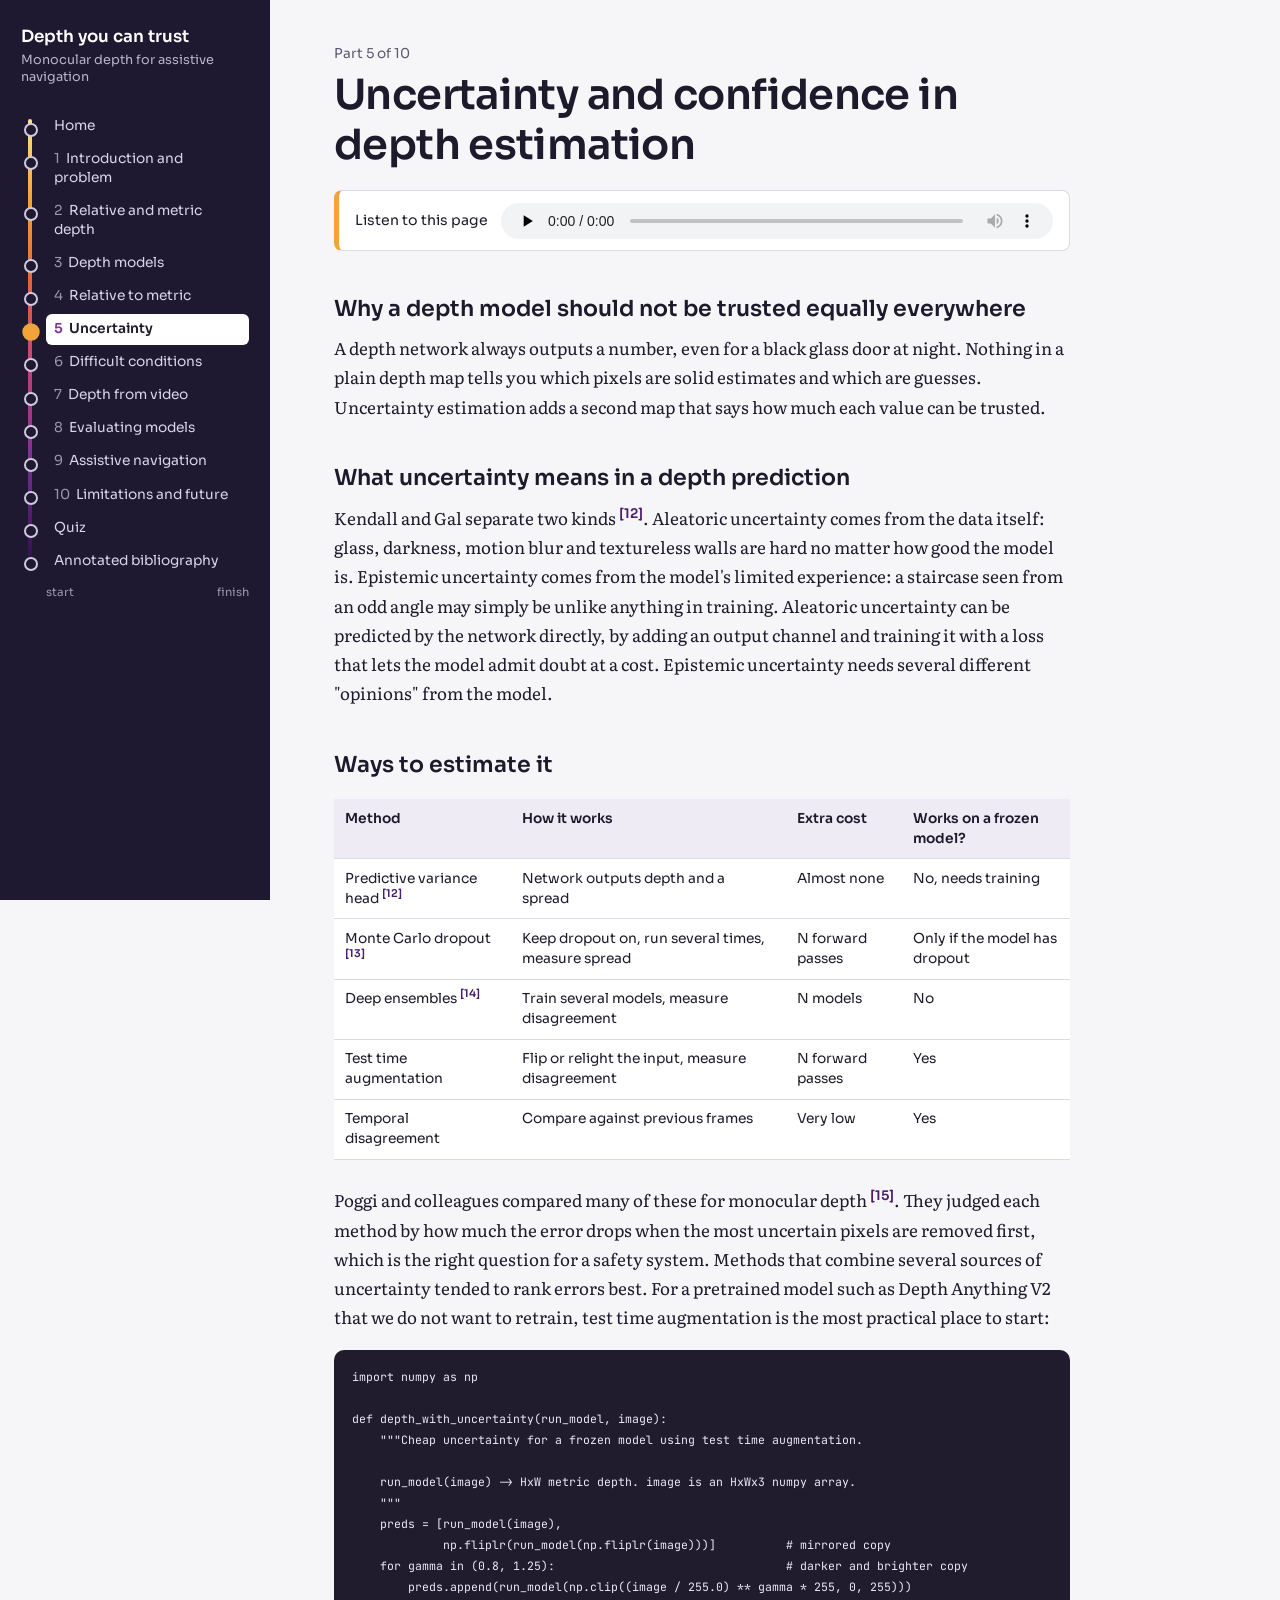
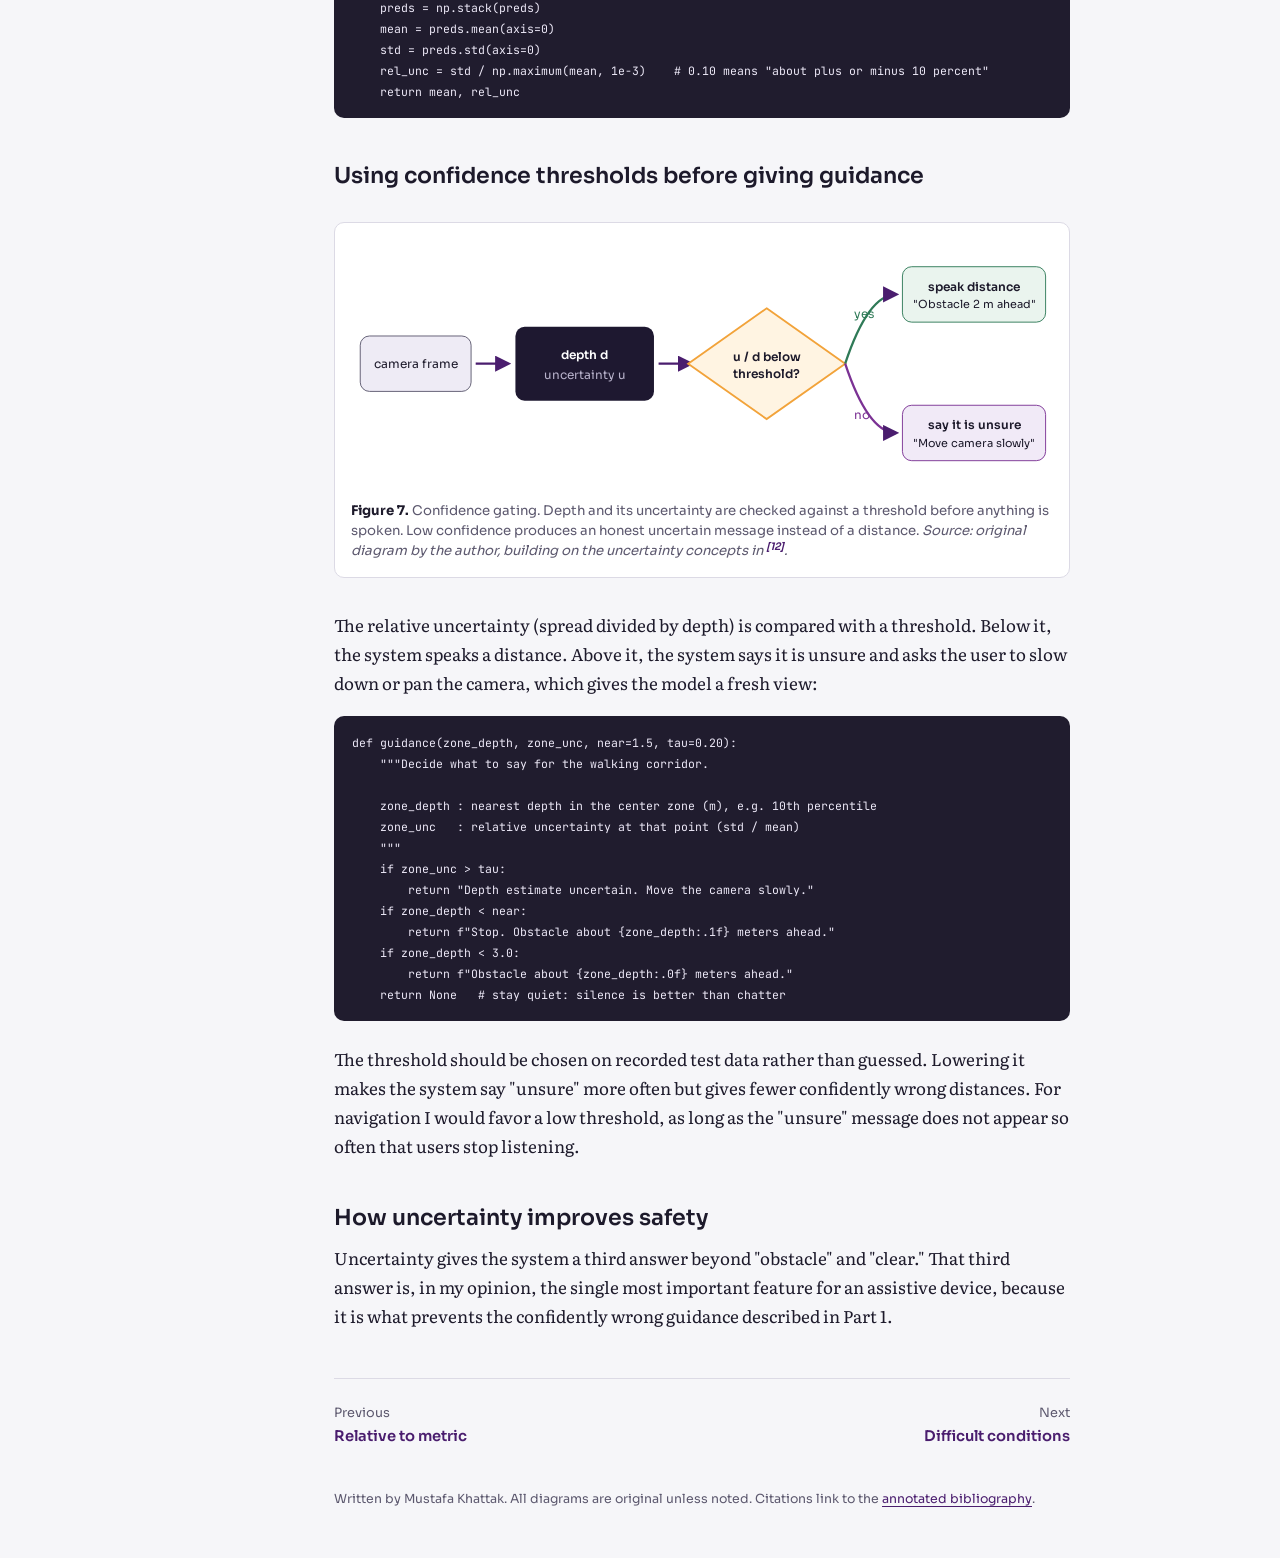
<file: uncertainty.html>
<!DOCTYPE html><html lang="en"><head><meta charset="utf-8"><meta name="viewport" content="width=device-width, initial-scale=1">
<title>Uncertainty and confidence in depth estimation | Depth you can trust</title><meta name="description" content="A research tutorial on reliable monocular depth estimation for assistive navigation by Mustafa Khattak.">
<link rel="preconnect" href="https://fonts.googleapis.com"><link rel="preconnect" href="https://fonts.gstatic.com" crossorigin>
<link href="https://fonts.googleapis.com/css2?family=Literata:opsz,wght@7..72,400;7..72,600&family=Sora:wght@400;600&family=JetBrains+Mono&display=swap" rel="stylesheet">
<link rel="stylesheet" href="assets/style.css"><link rel="icon" href="data:image/svg+xml,<svg xmlns=%22http://www.w3.org/2000/svg%22 viewBox=%220 0 100 100%22><text y=%22.9em%22 font-size=%2290%22>📏</text></svg>"></head><body><div class="layout"><aside class="side" id="side"><a class="brand" href="index.html">Depth you can trust<small>Monocular depth for assistive navigation</small></a><button class="toggle" aria-expanded="false" aria-controls="navbox" onclick="var s=document.getElementById('side');s.classList.toggle('open');this.setAttribute('aria-expanded',s.classList.contains('open'))">Contents</button><div class="navbox" id="navbox"><nav aria-label="Tutorial parts"><ul class="scale"><li><a href="index.html">Home</a></li><li><a href="intro.html"><span class="n">1</span>Introduction and problem</a></li><li><a href="relative-metric.html"><span class="n">2</span>Relative and metric depth</a></li><li><a href="models.html"><span class="n">3</span>Depth models</a></li><li><a href="metric.html"><span class="n">4</span>Relative to metric</a></li><li class="on"><a href="uncertainty.html" aria-current="page"><span class="n">5</span>Uncertainty</a></li><li><a href="hard-cases.html"><span class="n">6</span>Difficult conditions</a></li><li><a href="video.html"><span class="n">7</span>Depth from video</a></li><li><a href="evaluation.html"><span class="n">8</span>Evaluating models</a></li><li><a href="navigation.html"><span class="n">9</span>Assistive navigation</a></li><li><a href="future.html"><span class="n">10</span>Limitations and future</a></li><li><a href="quiz.html">Quiz</a></li><li><a href="references.html">Annotated bibliography</a></li></ul></nav><div class="ends"><span>start</span><span>finish</span></div></div></aside><main id="main"><div class="wrap"><p class="part">Part 5 of 10</p><h1>Uncertainty and confidence in depth estimation</h1><div class="listen"><span>Listen to this page</span><audio controls preload="none" src="audio/uncertainty.m4a" type="audio/mp4">Your browser does not support audio.</audio></div>
<h2>Why a depth model should not be trusted equally everywhere</h2>
<p>A depth network always outputs a number, even for a black glass door at night. Nothing in a plain depth map tells you which pixels are solid estimates and which are guesses. Uncertainty estimation adds a second map that says how much each value can be trusted.</p>
<h2>What uncertainty means in a depth prediction</h2>
<p>Kendall and Gal separate two kinds <a class="cite" href="references.html#r12" title="What Uncertainties Do We Need in Bayesian Deep Learning for Computer Vision?">[12]</a>. Aleatoric uncertainty comes from the data itself: glass, darkness, motion blur and textureless walls are hard no matter how good the model is. Epistemic uncertainty comes from the model's limited experience: a staircase seen from an odd angle may simply be unlike anything in training. Aleatoric uncertainty can be predicted by the network directly, by adding an output channel and training it with a loss that lets the model admit doubt at a cost. Epistemic uncertainty needs several different "opinions" from the model.</p>
<h2>Ways to estimate it</h2>
<div class="tbl"><table>
<tr><th>Method</th><th>How it works</th><th>Extra cost</th><th>Works on a frozen model?</th></tr>
<tr><td>Predictive variance head <a class="cite" href="references.html#r12" title="What Uncertainties Do We Need in Bayesian Deep Learning for Computer Vision?">[12]</a></td><td>Network outputs depth and a spread</td><td>Almost none</td><td>No, needs training</td></tr>
<tr><td>Monte Carlo dropout <a class="cite" href="references.html#r13" title="Dropout as a Bayesian Approximation: Representing Model Uncertainty in Deep Learning">[13]</a></td><td>Keep dropout on, run several times, measure spread</td><td>N forward passes</td><td>Only if the model has dropout</td></tr>
<tr><td>Deep ensembles <a class="cite" href="references.html#r14" title="Simple and Scalable Predictive Uncertainty Estimation using Deep Ensembles">[14]</a></td><td>Train several models, measure disagreement</td><td>N models</td><td>No</td></tr>
<tr><td>Test time augmentation</td><td>Flip or relight the input, measure disagreement</td><td>N forward passes</td><td>Yes</td></tr>
<tr><td>Temporal disagreement</td><td>Compare against previous frames</td><td>Very low</td><td>Yes</td></tr>
</table></div>
<p>Poggi and colleagues compared many of these for monocular depth <a class="cite" href="references.html#r15" title="On the Uncertainty of Self-Supervised Monocular Depth Estimation">[15]</a>. They judged each method by how much the error drops when the most uncertain pixels are removed first, which is the right question for a safety system. Methods that combine several sources of uncertainty tended to rank errors best. For a pretrained model such as Depth Anything V2 that we do not want to retrain, test time augmentation is the most practical place to start:</p>
<pre><code>import numpy as np

def depth_with_uncertainty(run_model, image):
    &quot;&quot;&quot;Cheap uncertainty for a frozen model using test time augmentation.

    run_model(image) -&gt; HxW metric depth. image is an HxWx3 numpy array.
    &quot;&quot;&quot;
    preds = [run_model(image),
             np.fliplr(run_model(np.fliplr(image)))]          # mirrored copy
    for gamma in (0.8, 1.25):                                 # darker and brighter copy
        preds.append(run_model(np.clip((image / 255.0) ** gamma * 255, 0, 255)))
    preds = np.stack(preds)
    mean = preds.mean(axis=0)
    std = preds.std(axis=0)
    rel_unc = std / np.maximum(mean, 1e-3)    # 0.10 means &quot;about plus or minus 10 percent&quot;
    return mean, rel_unc</code></pre>
<h2>Using confidence thresholds before giving guidance</h2>
<figure><svg viewBox="0 0 760 270" role="img" aria-label="Flowchart: depth and uncertainty go into a confidence check that decides between a distance warning and an uncertain message">
<defs><marker id="a4" viewBox="0 0 10 10" refX="8" refY="5" markerWidth="7" markerHeight="7" orient="auto"><path d="M0 0L10 5L0 10z" fill="#4A1D6E"/></marker></defs>
<g font-family="Sora,sans-serif" font-size="13" fill="#1D1A2B">
<rect x="10" y="105" width="120" height="60" rx="10" fill="#EEEBF5" stroke="#5C586E"/><text x="70" y="140" text-anchor="middle">camera frame</text>
<path d="M135 135 H170" stroke="#4A1D6E" stroke-width="2.5" marker-end="url(#a4)"/>
<rect x="178" y="95" width="150" height="80" rx="10" fill="#1E1830"/><text x="253" y="130" text-anchor="middle" fill="#fff" font-weight="600">depth d</text><text x="253" y="152" text-anchor="middle" fill="#B9B3CC">uncertainty u</text>
<path d="M333 135 H368" stroke="#4A1D6E" stroke-width="2.5" marker-end="url(#a4)"/>
<polygon points="450,75 535,135 450,195 365,135" fill="#FFF4E2" stroke="#F2A33A" stroke-width="2"/>
<text x="450" y="132" text-anchor="middle" font-weight="600">u / d below</text><text x="450" y="150" text-anchor="middle" font-weight="600">threshold?</text>
<path d="M535 135 Q560 60 590 60" fill="none" stroke="#2F7A57" stroke-width="2.5" marker-end="url(#a4)"/>
<text x="545" y="85" fill="#2F7A57">yes</text>
<rect x="597" y="30" width="155" height="60" rx="10" fill="#EAF4EE" stroke="#2F7A57"/><text x="675" y="56" text-anchor="middle" font-weight="600">speak distance</text><text x="675" y="75" text-anchor="middle" font-size="12">"Obstacle 2 m ahead"</text>
<path d="M535 135 Q560 210 590 210" fill="none" stroke="#7B3294" stroke-width="2.5" marker-end="url(#a4)"/>
<text x="545" y="195" fill="#7B3294">no</text>
<rect x="597" y="180" width="155" height="60" rx="10" fill="#F1EAF7" stroke="#7B3294"/><text x="675" y="206" text-anchor="middle" font-weight="600">say it is unsure</text><text x="675" y="225" text-anchor="middle" font-size="12">"Move camera slowly"</text>
</g></svg><figcaption><b>Figure 7.</b> Confidence gating. Depth and its uncertainty are checked against a threshold before anything is spoken. Low confidence produces an honest uncertain message instead of a distance. <i>Source: original diagram by the author, building on the uncertainty concepts in <a class="cite" href="references.html#r12" title="What Uncertainties Do We Need in Bayesian Deep Learning for Computer Vision?">[12]</a>.</i></figcaption></figure>
<p>The relative uncertainty (spread divided by depth) is compared with a threshold. Below it, the system speaks a distance. Above it, the system says it is unsure and asks the user to slow down or pan the camera, which gives the model a fresh view:</p>
<pre><code>def guidance(zone_depth, zone_unc, near=1.5, tau=0.20):
    &quot;&quot;&quot;Decide what to say for the walking corridor.

    zone_depth : nearest depth in the center zone (m), e.g. 10th percentile
    zone_unc   : relative uncertainty at that point (std / mean)
    &quot;&quot;&quot;
    if zone_unc &gt; tau:
        return &quot;Depth estimate uncertain. Move the camera slowly.&quot;
    if zone_depth &lt; near:
        return f&quot;Stop. Obstacle about {zone_depth:.1f} meters ahead.&quot;
    if zone_depth &lt; 3.0:
        return f&quot;Obstacle about {zone_depth:.0f} meters ahead.&quot;
    return None   # stay quiet: silence is better than chatter</code></pre>
<p>The threshold should be chosen on recorded test data rather than guessed. Lowering it makes the system say "unsure" more often but gives fewer confidently wrong distances. For navigation I would favor a low threshold, as long as the "unsure" message does not appear so often that users stop listening.</p>
<h2>How uncertainty improves safety</h2>
<p>Uncertainty gives the system a third answer beyond "obstacle" and "clear." That third answer is, in my opinion, the single most important feature for an assistive device, because it is what prevents the confidently wrong guidance described in Part 1.</p>
<nav class="pager" aria-label="Previous and next"><a href="metric.html"><span>Previous</span>Relative to metric</a><a class="next" href="hard-cases.html"><span>Next</span>Difficult conditions</a></nav><footer>Written by Mustafa Khattak. All diagrams are original unless noted. Citations link to the <a href="references.html">annotated bibliography</a>.</footer></div></main></div></body></html>
</file>
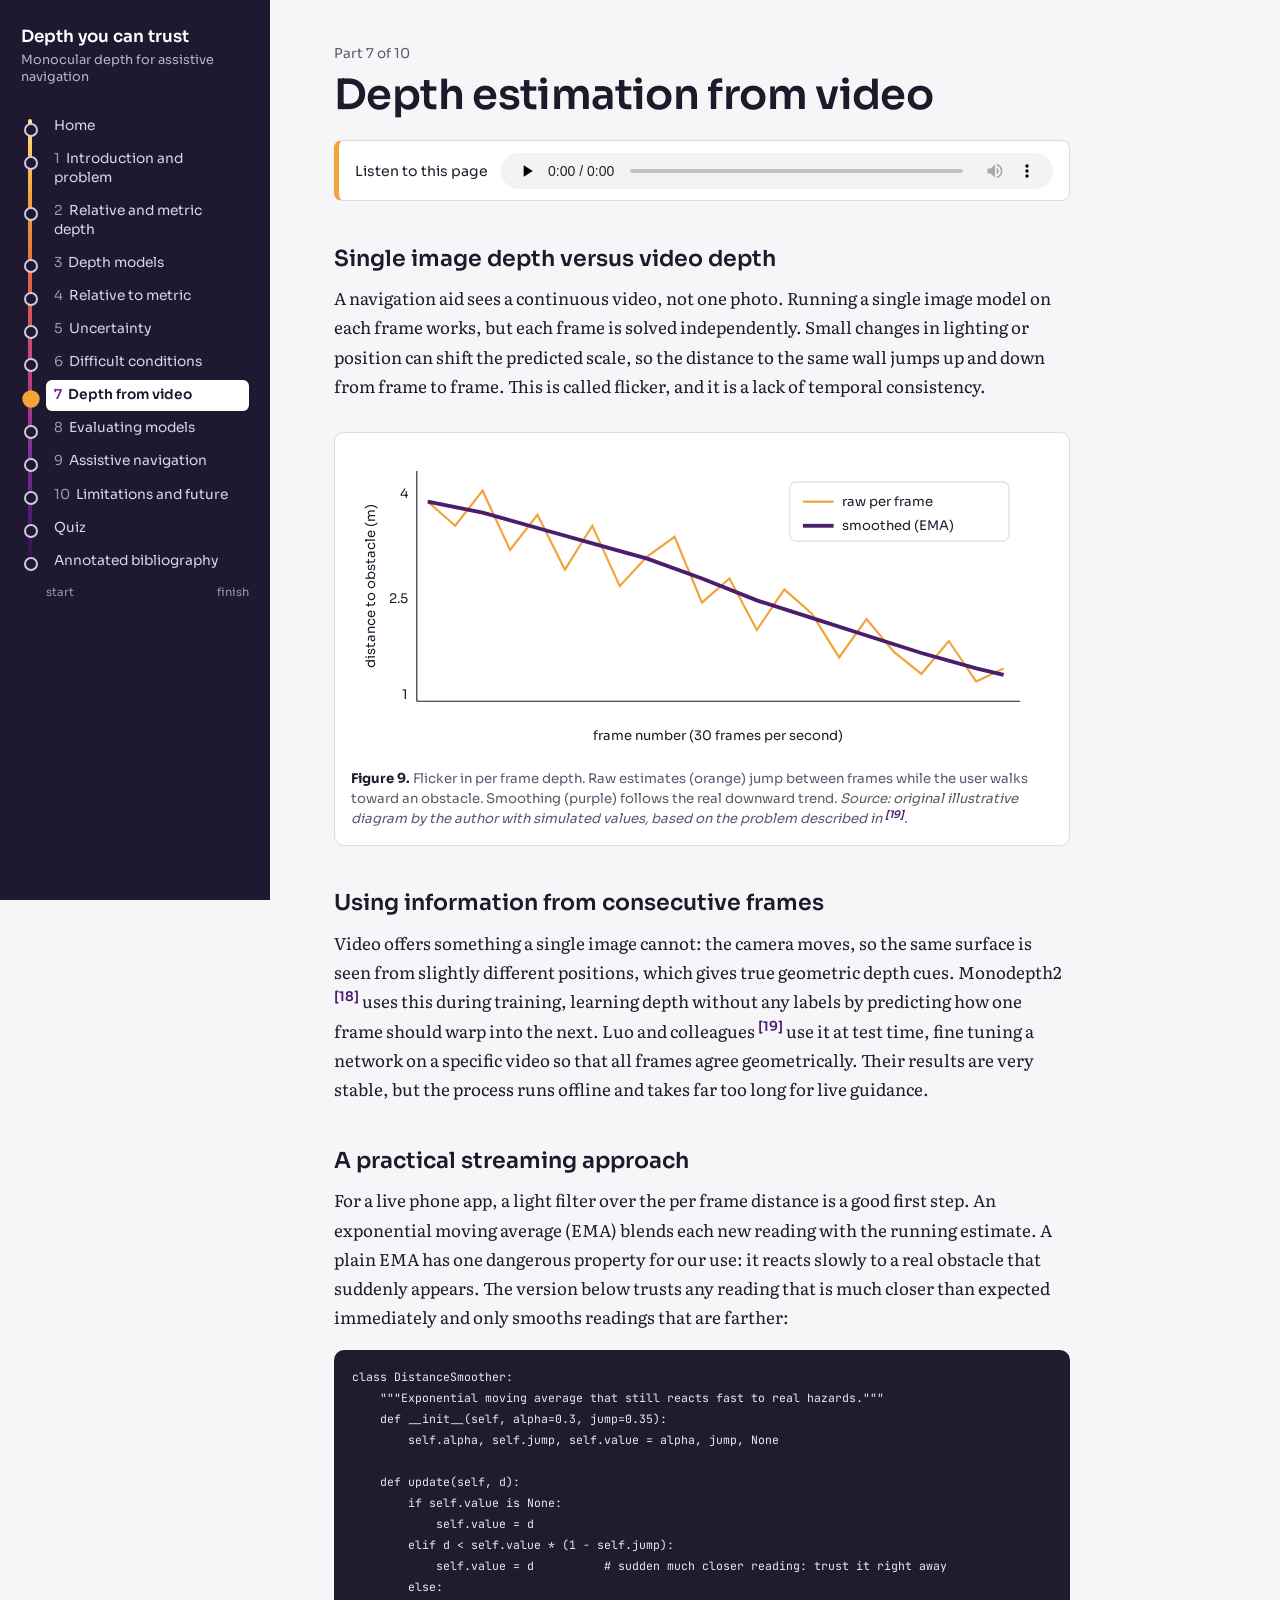
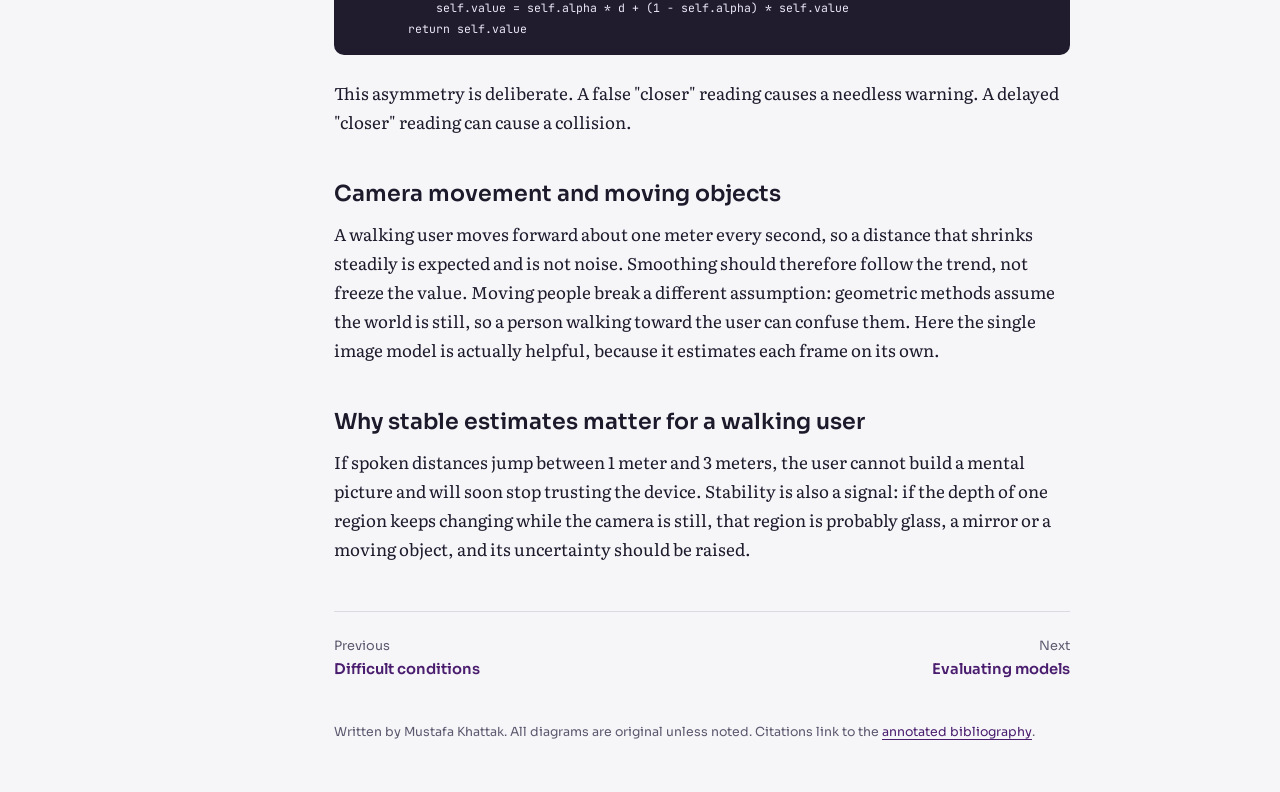
<file: video.html>
<!DOCTYPE html><html lang="en"><head><meta charset="utf-8"><meta name="viewport" content="width=device-width, initial-scale=1">
<title>Depth estimation from video | Depth you can trust</title><meta name="description" content="A research tutorial on reliable monocular depth estimation for assistive navigation by Mustafa Khattak.">
<link rel="preconnect" href="https://fonts.googleapis.com"><link rel="preconnect" href="https://fonts.gstatic.com" crossorigin>
<link href="https://fonts.googleapis.com/css2?family=Literata:opsz,wght@7..72,400;7..72,600&family=Sora:wght@400;600&family=JetBrains+Mono&display=swap" rel="stylesheet">
<link rel="stylesheet" href="assets/style.css"><link rel="icon" href="data:image/svg+xml,<svg xmlns=%22http://www.w3.org/2000/svg%22 viewBox=%220 0 100 100%22><text y=%22.9em%22 font-size=%2290%22>📏</text></svg>"></head><body><div class="layout"><aside class="side" id="side"><a class="brand" href="index.html">Depth you can trust<small>Monocular depth for assistive navigation</small></a><button class="toggle" aria-expanded="false" aria-controls="navbox" onclick="var s=document.getElementById('side');s.classList.toggle('open');this.setAttribute('aria-expanded',s.classList.contains('open'))">Contents</button><div class="navbox" id="navbox"><nav aria-label="Tutorial parts"><ul class="scale"><li><a href="index.html">Home</a></li><li><a href="intro.html"><span class="n">1</span>Introduction and problem</a></li><li><a href="relative-metric.html"><span class="n">2</span>Relative and metric depth</a></li><li><a href="models.html"><span class="n">3</span>Depth models</a></li><li><a href="metric.html"><span class="n">4</span>Relative to metric</a></li><li><a href="uncertainty.html"><span class="n">5</span>Uncertainty</a></li><li><a href="hard-cases.html"><span class="n">6</span>Difficult conditions</a></li><li class="on"><a href="video.html" aria-current="page"><span class="n">7</span>Depth from video</a></li><li><a href="evaluation.html"><span class="n">8</span>Evaluating models</a></li><li><a href="navigation.html"><span class="n">9</span>Assistive navigation</a></li><li><a href="future.html"><span class="n">10</span>Limitations and future</a></li><li><a href="quiz.html">Quiz</a></li><li><a href="references.html">Annotated bibliography</a></li></ul></nav><div class="ends"><span>start</span><span>finish</span></div></div></aside><main id="main"><div class="wrap"><p class="part">Part 7 of 10</p><h1>Depth estimation from video</h1><div class="listen"><span>Listen to this page</span><audio controls preload="none" src="audio/video.m4a" type="audio/mp4">Your browser does not support audio.</audio></div>
<h2>Single image depth versus video depth</h2>
<p>A navigation aid sees a continuous video, not one photo. Running a single image model on each frame works, but each frame is solved independently. Small changes in lighting or position can shift the predicted scale, so the distance to the same wall jumps up and down from frame to frame. This is called flicker, and it is a lack of temporal consistency.</p>
<figure><svg viewBox="0 0 640 280" role="img" aria-label="Line chart: raw per-frame distance estimates jump around while the smoothed estimate decreases steadily as the user walks forward">
<g font-family="Sora,sans-serif" font-size="12" fill="#1D1A2B">
<line x1="60" y1="230" x2="610" y2="230" stroke="#1D1A2B"/><line x1="60" y1="230" x2="60" y2="20" stroke="#1D1A2B"/>
<text x="335" y="265" text-anchor="middle">frame number (30 frames per second)</text>
<text x="22" y="125" transform="rotate(-90 22 125)" text-anchor="middle">distance to obstacle (m)</text>
<text x="52" y="45" text-anchor="end">4</text><text x="52" y="140" text-anchor="end">2.5</text><text x="52" y="228" text-anchor="end">1</text>
<polyline fill="none" stroke="#F2A33A" stroke-width="2" points="70,48 95,70 120,38 145,92 170,60 195,110 220,70 245,125 270,98 295,80 320,140 345,118 370,165 395,128 420,150 445,190 470,155 495,185 520,205 545,175 570,212 595,200"/>
<polyline fill="none" stroke="#4A1D6E" stroke-width="3.5" points="70,48 120,58 170,72 220,86 270,100 320,118 370,138 420,154 470,170 520,186 570,200 595,206"/>
<rect x="400" y="30" width="200" height="54" rx="6" fill="#fff" stroke="#DCDAE5"/>
<line x1="412" y1="48" x2="440" y2="48" stroke="#F2A33A" stroke-width="2"/><text x="448" y="52">raw per frame</text>
<line x1="412" y1="70" x2="440" y2="70" stroke="#4A1D6E" stroke-width="3.5"/><text x="448" y="74">smoothed (EMA)</text>
</g></svg><figcaption><b>Figure 9.</b> Flicker in per frame depth. Raw estimates (orange) jump between frames while the user walks toward an obstacle. Smoothing (purple) follows the real downward trend. <i>Source: original illustrative diagram by the author with simulated values, based on the problem described in <a class="cite" href="references.html#r19" title="Consistent Video Depth Estimation">[19]</a>.</i></figcaption></figure>
<h2>Using information from consecutive frames</h2>
<p>Video offers something a single image cannot: the camera moves, so the same surface is seen from slightly different positions, which gives true geometric depth cues. Monodepth2 <a class="cite" href="references.html#r18" title="Digging Into Self-Supervised Monocular Depth Estimation (Monodepth2)">[18]</a> uses this during training, learning depth without any labels by predicting how one frame should warp into the next. Luo and colleagues <a class="cite" href="references.html#r19" title="Consistent Video Depth Estimation">[19]</a> use it at test time, fine tuning a network on a specific video so that all frames agree geometrically. Their results are very stable, but the process runs offline and takes far too long for live guidance.</p>
<h2>A practical streaming approach</h2>
<p>For a live phone app, a light filter over the per frame distance is a good first step. An exponential moving average (EMA) blends each new reading with the running estimate. A plain EMA has one dangerous property for our use: it reacts slowly to a real obstacle that suddenly appears. The version below trusts any reading that is much closer than expected immediately and only smooths readings that are farther:</p>
<pre><code>class DistanceSmoother:
    &quot;&quot;&quot;Exponential moving average that still reacts fast to real hazards.&quot;&quot;&quot;
    def __init__(self, alpha=0.3, jump=0.35):
        self.alpha, self.jump, self.value = alpha, jump, None

    def update(self, d):
        if self.value is None:
            self.value = d
        elif d &lt; self.value * (1 - self.jump):
            self.value = d          # sudden much closer reading: trust it right away
        else:
            self.value = self.alpha * d + (1 - self.alpha) * self.value
        return self.value</code></pre>
<p>This asymmetry is deliberate. A false "closer" reading causes a needless warning. A delayed "closer" reading can cause a collision.</p>
<h2>Camera movement and moving objects</h2>
<p>A walking user moves forward about one meter every second, so a distance that shrinks steadily is expected and is not noise. Smoothing should therefore follow the trend, not freeze the value. Moving people break a different assumption: geometric methods assume the world is still, so a person walking toward the user can confuse them. Here the single image model is actually helpful, because it estimates each frame on its own.</p>
<h2>Why stable estimates matter for a walking user</h2>
<p>If spoken distances jump between 1 meter and 3 meters, the user cannot build a mental picture and will soon stop trusting the device. Stability is also a signal: if the depth of one region keeps changing while the camera is still, that region is probably glass, a mirror or a moving object, and its uncertainty should be raised.</p>
<nav class="pager" aria-label="Previous and next"><a href="hard-cases.html"><span>Previous</span>Difficult conditions</a><a class="next" href="evaluation.html"><span>Next</span>Evaluating models</a></nav><footer>Written by Mustafa Khattak. All diagrams are original unless noted. Citations link to the <a href="references.html">annotated bibliography</a>.</footer></div></main></div></body></html>
</file>
<file: assets/style.css>
:root{
  --ink:#1D1A2B; --muted:#5C586E; --paper:#F6F6F9; --card:#FFFFFF; --line:#DCDAE5;
  --plum:#4A1D6E; --violet:#7B3294; --rose:#C2427A; --amber:#F2A33A; --near:#FCE38A;
  --warn:#C9412B; --ok:#2F7A57; --code:#201C2E;
  --depth:linear-gradient(180deg,#FCE38A 0%,#F2A33A 18%,#E0663F 36%,#C2427A 55%,#7B3294 75%,#2B0E4A 100%);
  --serif:"Literata",Georgia,"Times New Roman",serif;
  --sans:"Sora","Segoe UI",system-ui,sans-serif;
  --mono:"JetBrains Mono",ui-monospace,Consolas,monospace;
}
*{box-sizing:border-box}
html{scroll-padding-top:1rem}
body{margin:0;background:var(--paper);color:var(--ink);font-family:var(--serif);font-size:1.06rem;line-height:1.72}
a{color:var(--plum);text-underline-offset:3px}
a:hover{color:var(--rose)}
:focus-visible{outline:3px solid var(--amber);outline-offset:2px}

.layout{display:grid;grid-template-columns:270px minmax(0,1fr);min-height:100vh}

/* Sidebar: navigation drawn as a depth scale, near at the top, far at the bottom */
.side{position:sticky;top:0;height:100vh;overflow-y:auto;background:#1E1830;color:#E9E6F2;padding:1.6rem 1.3rem 2rem}
.brand{display:block;color:#fff;text-decoration:none;font-family:var(--sans);font-weight:600;font-size:1.05rem;line-height:1.3;margin-bottom:.3rem}
.brand small{display:block;font-weight:400;color:#B9B3CC;font-size:.8rem;margin-top:.3rem}
.scale{position:relative;list-style:none;margin:1.6rem 0 0;padding:0 0 0 1.6rem}
.scale::before{content:"";position:absolute;left:.42rem;top:.5rem;bottom:.5rem;width:4px;border-radius:2px;background:var(--depth)}
.scale li{position:relative;margin:0 0 .15rem}
.scale li::before{content:"";position:absolute;left:-1.42rem;top:.72rem;width:10px;height:10px;border-radius:50%;background:#1E1830;border:2px solid #CFC9E0}
.scale a{display:block;padding:.38rem .5rem;border-radius:6px;color:#D9D4E8;text-decoration:none;font-family:var(--sans);font-size:.86rem;line-height:1.35}
.scale a:hover{background:#2C2442;color:#fff}
.scale a .n{color:#9C95B4;margin-right:.35rem}
.scale li.on a{background:#fff;color:var(--ink);font-weight:600}
.scale li.on a .n{color:var(--violet)}
.scale li.on::before{background:var(--amber);border-color:var(--amber);transform:scale(1.25)}
.ends{display:flex;justify-content:space-between;font-family:var(--sans);font-size:.72rem;color:#9C95B4;margin:.4rem 0 0 1.6rem}
.toggle{display:none}

main{padding:2.6rem clamp(1.2rem,5vw,4.5rem) 3rem}
.wrap{max-width:46rem}
.part{font-family:var(--sans);font-size:.85rem;color:var(--muted);margin:0 0 .4rem}
h1,h2,h3{font-family:var(--sans);line-height:1.2;color:var(--ink)}
h1{font-size:clamp(1.9rem,3.6vw,2.6rem);font-weight:600;letter-spacing:-.015em;margin:0 0 1.2rem}
h2{font-size:1.38rem;font-weight:600;margin:2.6rem 0 .7rem;padding-top:.2rem}
h3{font-size:1.08rem;font-weight:600;margin:1.8rem 0 .4rem}
p{margin:0 0 1.05rem}
ul,ol{padding-left:1.3rem}
li{margin-bottom:.4rem}

.listen{display:flex;flex-wrap:wrap;align-items:center;gap:.8rem;background:var(--card);border:1px solid var(--line);border-left:5px solid var(--amber);border-radius:8px;padding:.7rem 1rem;margin:0 0 2rem;font-family:var(--sans);font-size:.88rem}
.listen audio{flex:1;min-width:220px;height:36px}

figure{margin:2rem 0;background:var(--card);border:1px solid var(--line);border-radius:10px;padding:1rem}
figure svg{display:block;width:100%;height:auto}
figcaption{font-family:var(--sans);font-size:.83rem;line-height:1.5;color:var(--muted);margin-top:.8rem}
figcaption b{color:var(--ink)}

.cite{font-family:var(--sans);font-size:.78em;text-decoration:none;font-weight:600;vertical-align:super;line-height:0}
.eq{font-family:var(--mono);font-size:.92rem;background:var(--card);border:1px solid var(--line);border-radius:8px;padding:.8rem 1rem;margin:1rem 0 1.3rem;overflow-x:auto;white-space:nowrap}
pre{background:var(--code);color:#ECE8F7;border-radius:10px;padding:1rem 1.1rem;overflow-x:auto;font-family:var(--mono);font-size:.82rem;line-height:1.6;margin:1.2rem 0 1.4rem}
code{font-family:var(--mono);font-size:.88em}
p code,li code,td code{background:#ECEAF3;padding:.08rem .3rem;border-radius:4px}

.note{background:#FFF7E8;border:1px solid #F1D9AE;border-radius:10px;padding:1rem 1.2rem;margin:1.6rem 0}
.note h3{margin-top:0}
.note p:last-child,.note ul:last-child{margin-bottom:0}

.tbl{overflow-x:auto;margin:1.3rem 0 1.6rem}
table{border-collapse:collapse;width:100%;font-family:var(--sans);font-size:.86rem;line-height:1.45;background:var(--card)}
th,td{text-align:left;padding:.6rem .7rem;border-bottom:1px solid var(--line);vertical-align:top}
th{background:#EEEBF5;font-weight:600}

.pager{display:flex;justify-content:space-between;gap:1rem;margin-top:3rem;padding-top:1.4rem;border-top:1px solid var(--line);font-family:var(--sans);font-size:.92rem}
.pager a{text-decoration:none;font-weight:600}
.pager span{display:block;font-weight:400;color:var(--muted);font-size:.8rem}
.pager .next{text-align:right;margin-left:auto}
footer{margin-top:2.5rem;font-family:var(--sans);font-size:.78rem;color:var(--muted)}

/* Home hero */
.hero{margin:-2.6rem calc(-1*clamp(1.2rem,5vw,4.5rem)) 2.4rem;background:#1E1830;color:#fff;padding:3rem clamp(1.2rem,5vw,4.5rem) 0;overflow:hidden}
.hero h1{color:#fff;font-size:clamp(2rem,4.4vw,3.2rem);max-width:17em;margin-bottom:1rem}
.hero p{color:#D6D1E6;max-width:38rem;font-size:1.1rem}
.hero .by{font-family:var(--sans);font-size:.9rem;color:#B9B3CC}
.hero svg{display:block;width:100%;max-width:60rem;height:auto;margin-top:1.6rem}
.toc{list-style:none;padding:0;counter-reset:none}
.toc li{display:grid;grid-template-columns:2.2rem 1fr;gap:.6rem;padding:.75rem 0;border-bottom:1px solid var(--line)}
.toc .n{font-family:var(--sans);font-weight:600;color:var(--violet)}
.toc a{font-family:var(--sans);font-weight:600;text-decoration:none}
.toc p{margin:.15rem 0 0;font-size:.95rem;color:var(--muted)}

/* Interactive demo */
.demo{background:var(--card);border:1px solid var(--line);border-radius:12px;padding:1.3rem;margin:1.6rem 0;font-family:var(--sans)}
.demo label{display:block;font-size:.88rem;font-weight:600;margin:1rem 0 .3rem}
.demo label output{font-weight:400;color:var(--muted);margin-left:.4rem}
.demo input[type=range]{width:100%;accent-color:var(--violet)}
.say{margin-top:1.3rem;border-radius:10px;padding:1rem 1.1rem;font-size:1.02rem;font-weight:600;border-left:6px solid var(--ok);background:#EAF4EE}
.say.warn{border-color:var(--amber);background:#FFF4E2}
.say.stop{border-color:var(--warn);background:#FBE9E5}
.say.unsure{border-color:var(--violet);background:#F1EAF7}
.say small{display:block;font-weight:400;color:var(--muted);margin-top:.35rem;font-size:.85rem}

/* Quiz */
.q{background:var(--card);border:1px solid var(--line);border-radius:12px;padding:1.2rem 1.3rem;margin:1.2rem 0}
.q h3{margin:0 0 .8rem;font-size:1rem;line-height:1.45}
.q button.opt{display:block;width:100%;text-align:left;font-family:var(--serif);font-size:.98rem;background:#F8F7FB;border:1px solid var(--line);border-radius:8px;padding:.6rem .8rem;margin:.4rem 0;cursor:pointer;color:var(--ink)}
.q button.opt:hover:not(:disabled){border-color:var(--violet)}
.q button.right{background:#E3F2E9;border-color:var(--ok)}
.q button.wrong{background:#FBE5E1;border-color:var(--warn)}
.q .why{display:none;font-size:.93rem;margin-top:.7rem;color:var(--muted)}
.q.done .why{display:block}
.score{font-family:var(--sans);font-weight:600;background:#1E1830;color:#fff;border-radius:10px;padding:.9rem 1.1rem;position:sticky;bottom:1rem}

/* Bibliography */
.bib{list-style:none;padding:0}
.bib li{background:var(--card);border:1px solid var(--line);border-radius:10px;padding:1rem 1.2rem;margin:0 0 1rem}
.bib li:target{border-color:var(--amber);box-shadow:0 0 0 3px #F8DDA9}
.bib .ref{font-family:var(--sans);font-size:.92rem;margin-bottom:.5rem}
.bib .ref b{color:var(--violet)}
.bib p{margin:.3rem 0;font-size:.95rem}

@media (max-width:860px){
  .layout{display:block}
  .side{position:relative;height:auto;padding:1rem 1.2rem}
  .toggle{display:inline-block;margin-top:.7rem;font-family:var(--sans);font-size:.85rem;background:#2C2442;color:#fff;border:1px solid #4A4163;border-radius:6px;padding:.4rem .8rem;cursor:pointer}
  .navbox{display:none}
  .side.open .navbox{display:block}
  .hero{margin-top:-2.6rem}
}
@media (prefers-reduced-motion:reduce){*{transition:none!important;animation:none!important}}

.herocap{font-family:var(--sans);font-size:.83rem;color:var(--muted);margin:-1.4rem 0 1.8rem}
.herocap b{color:var(--ink)}
</file>
